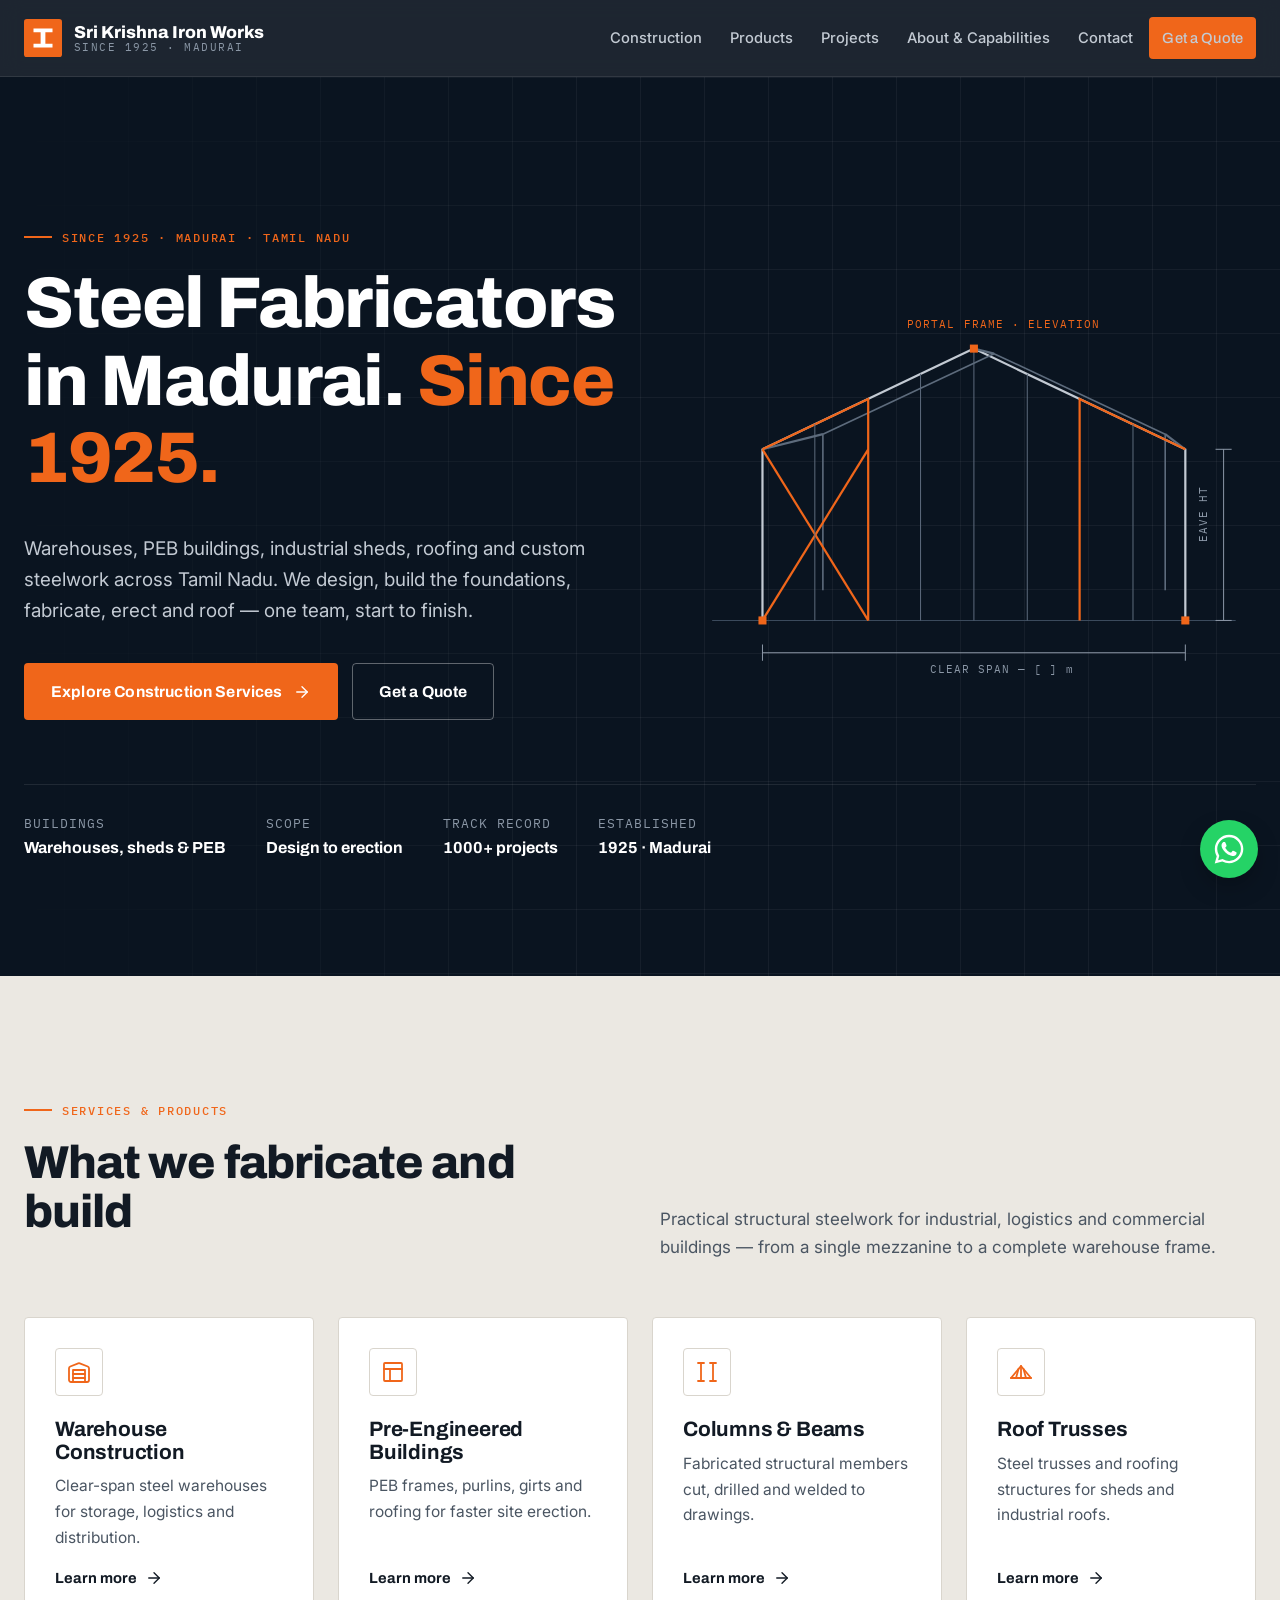
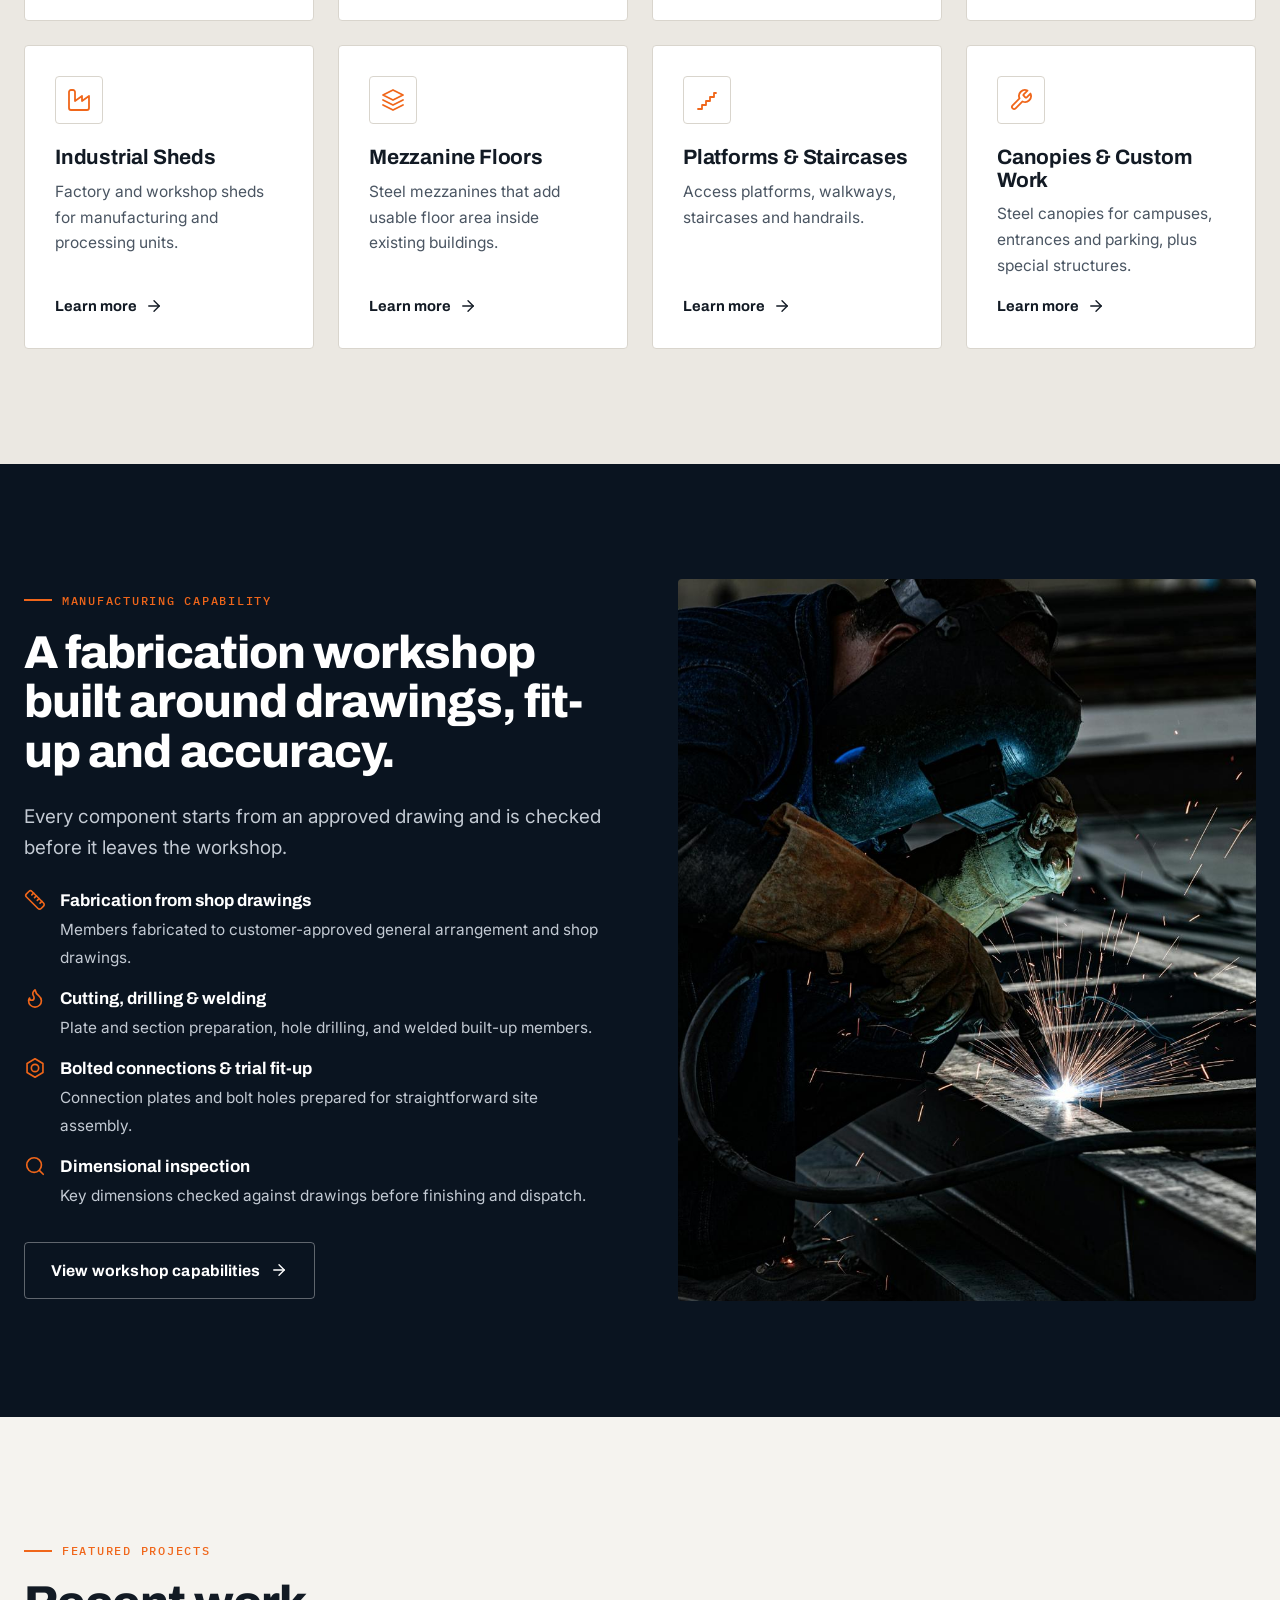
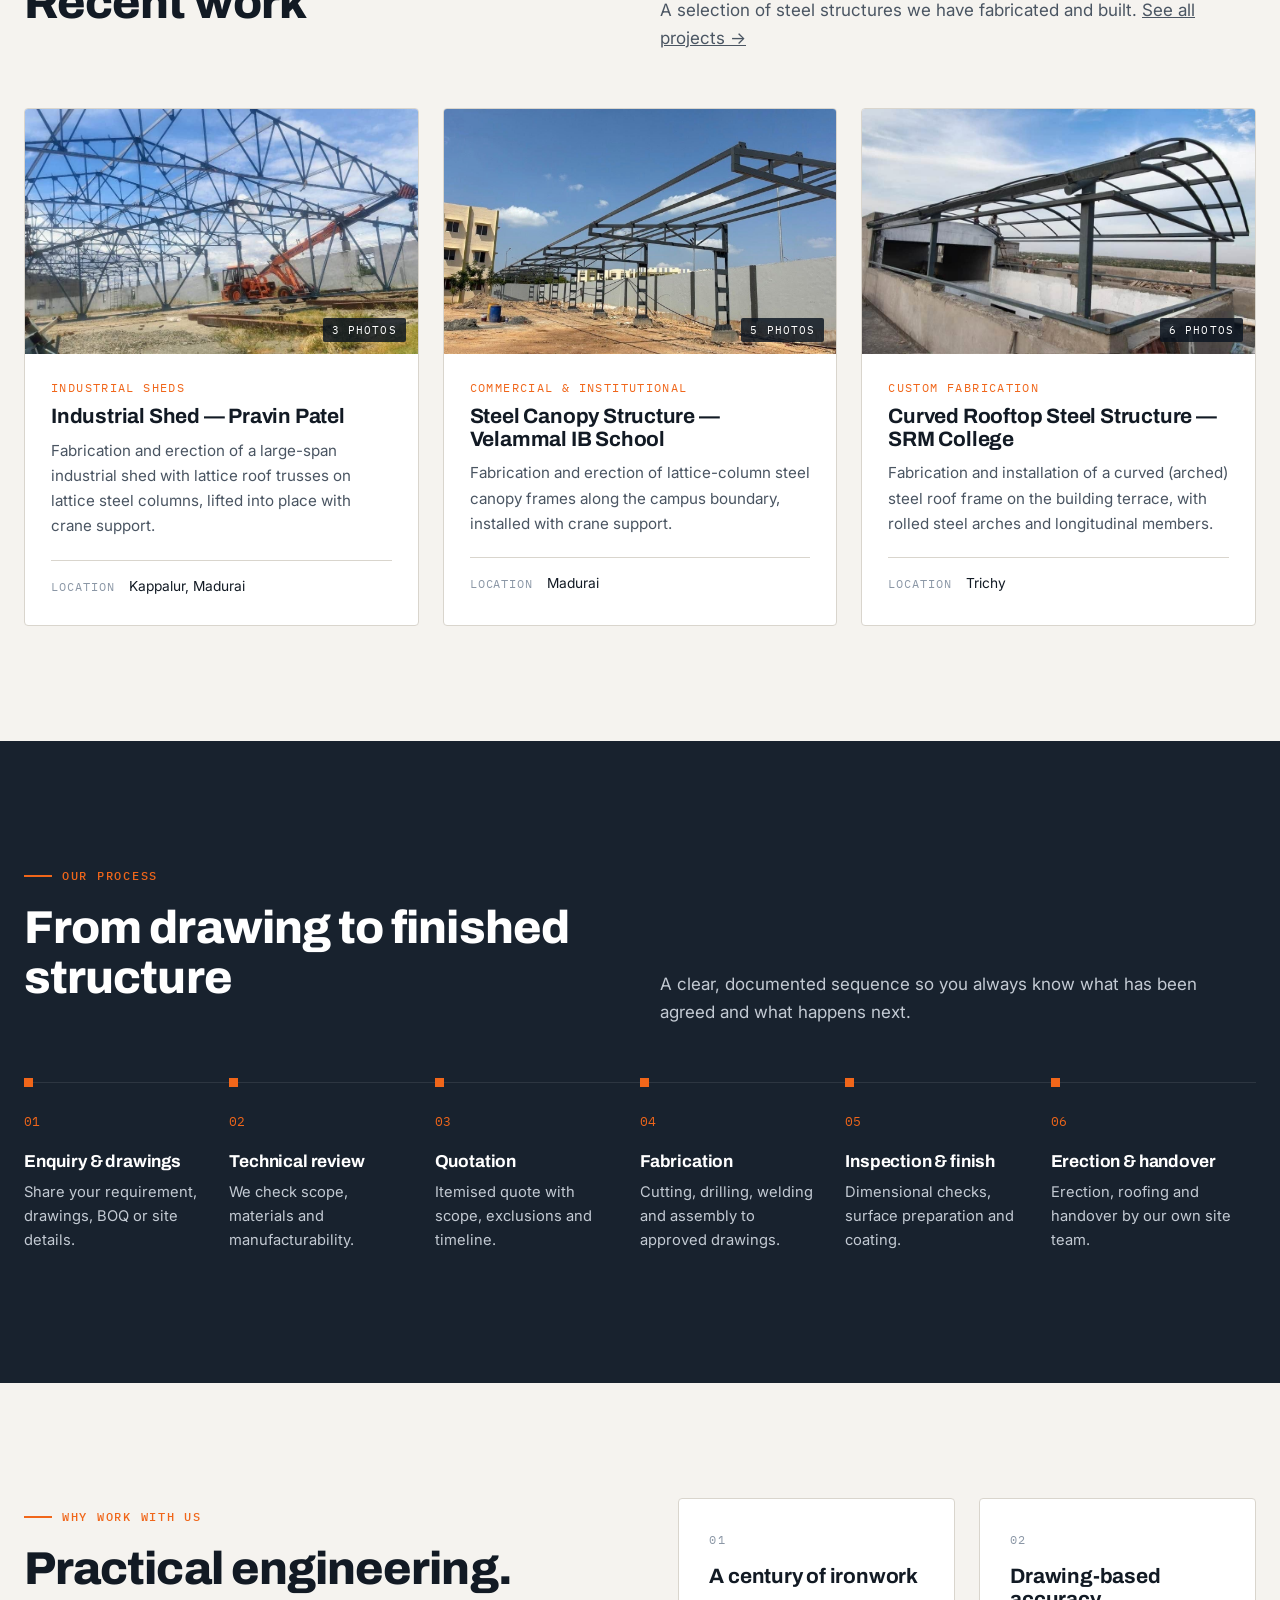
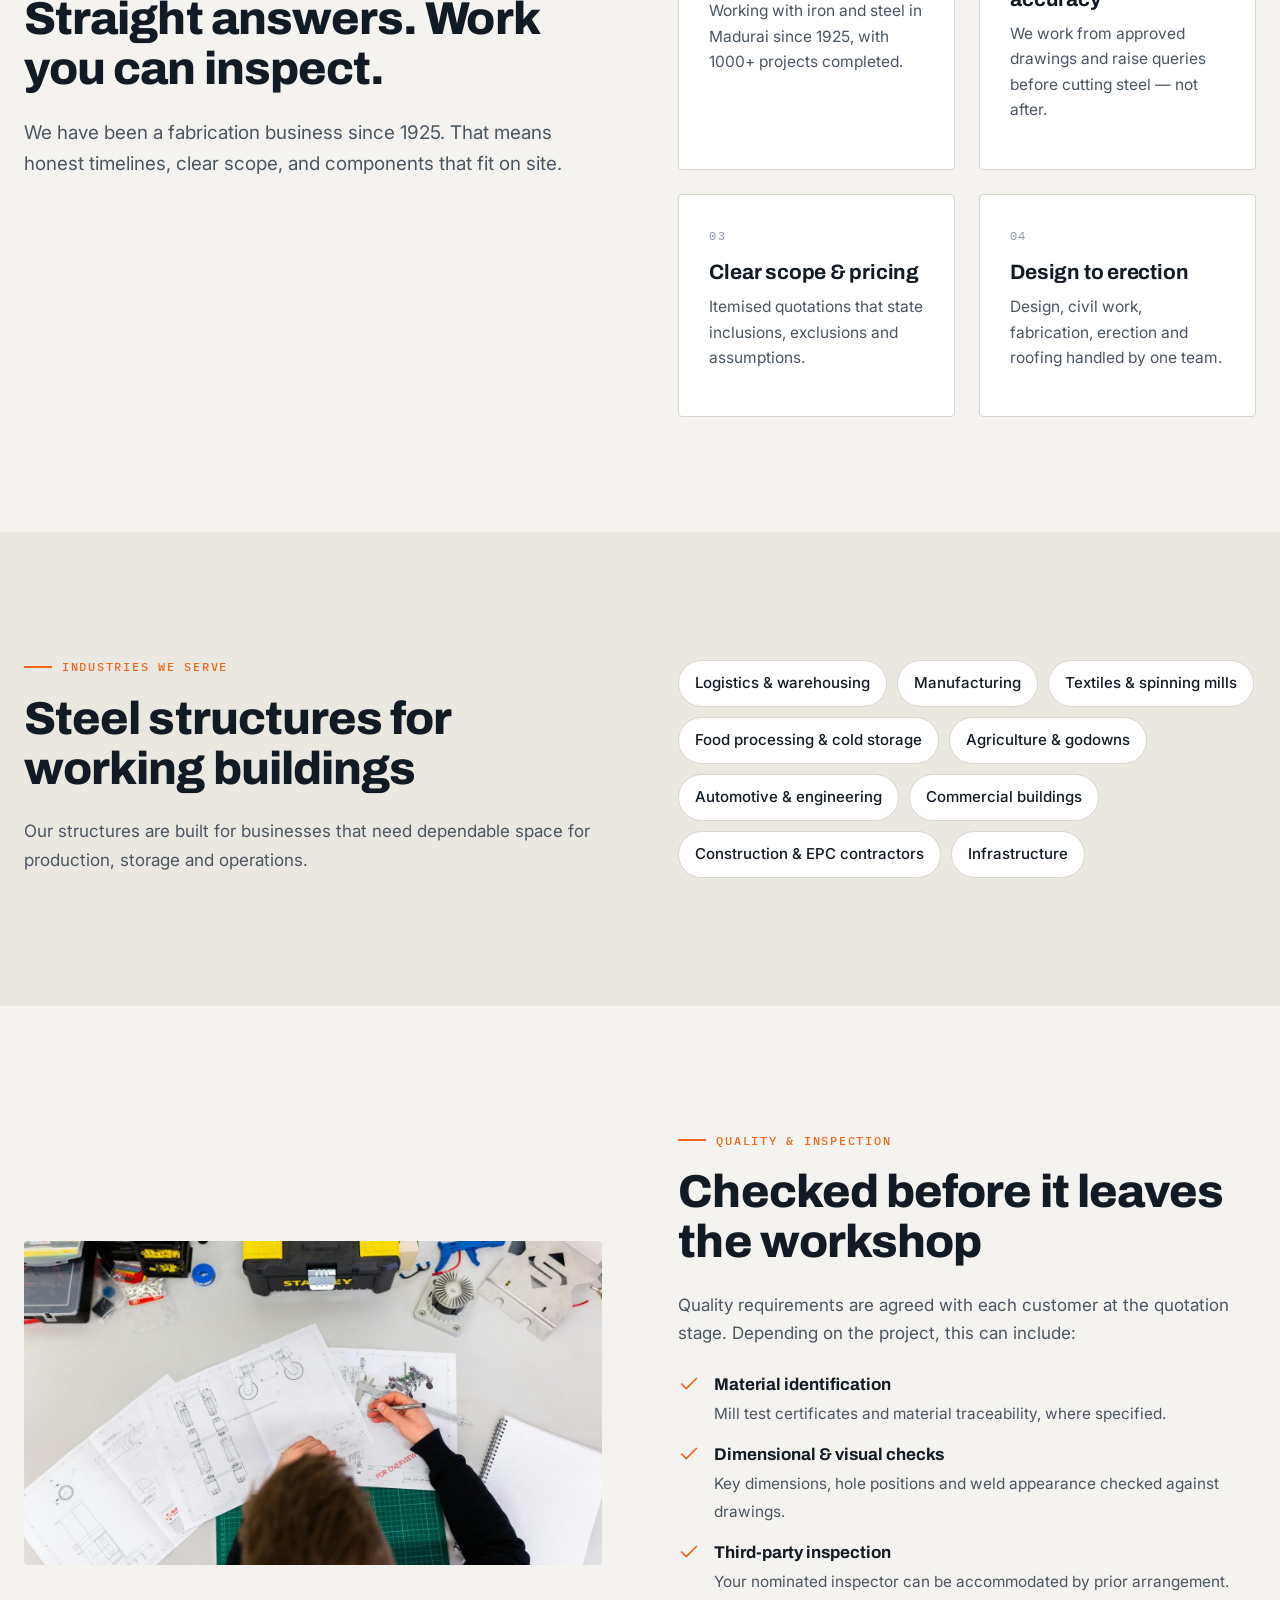
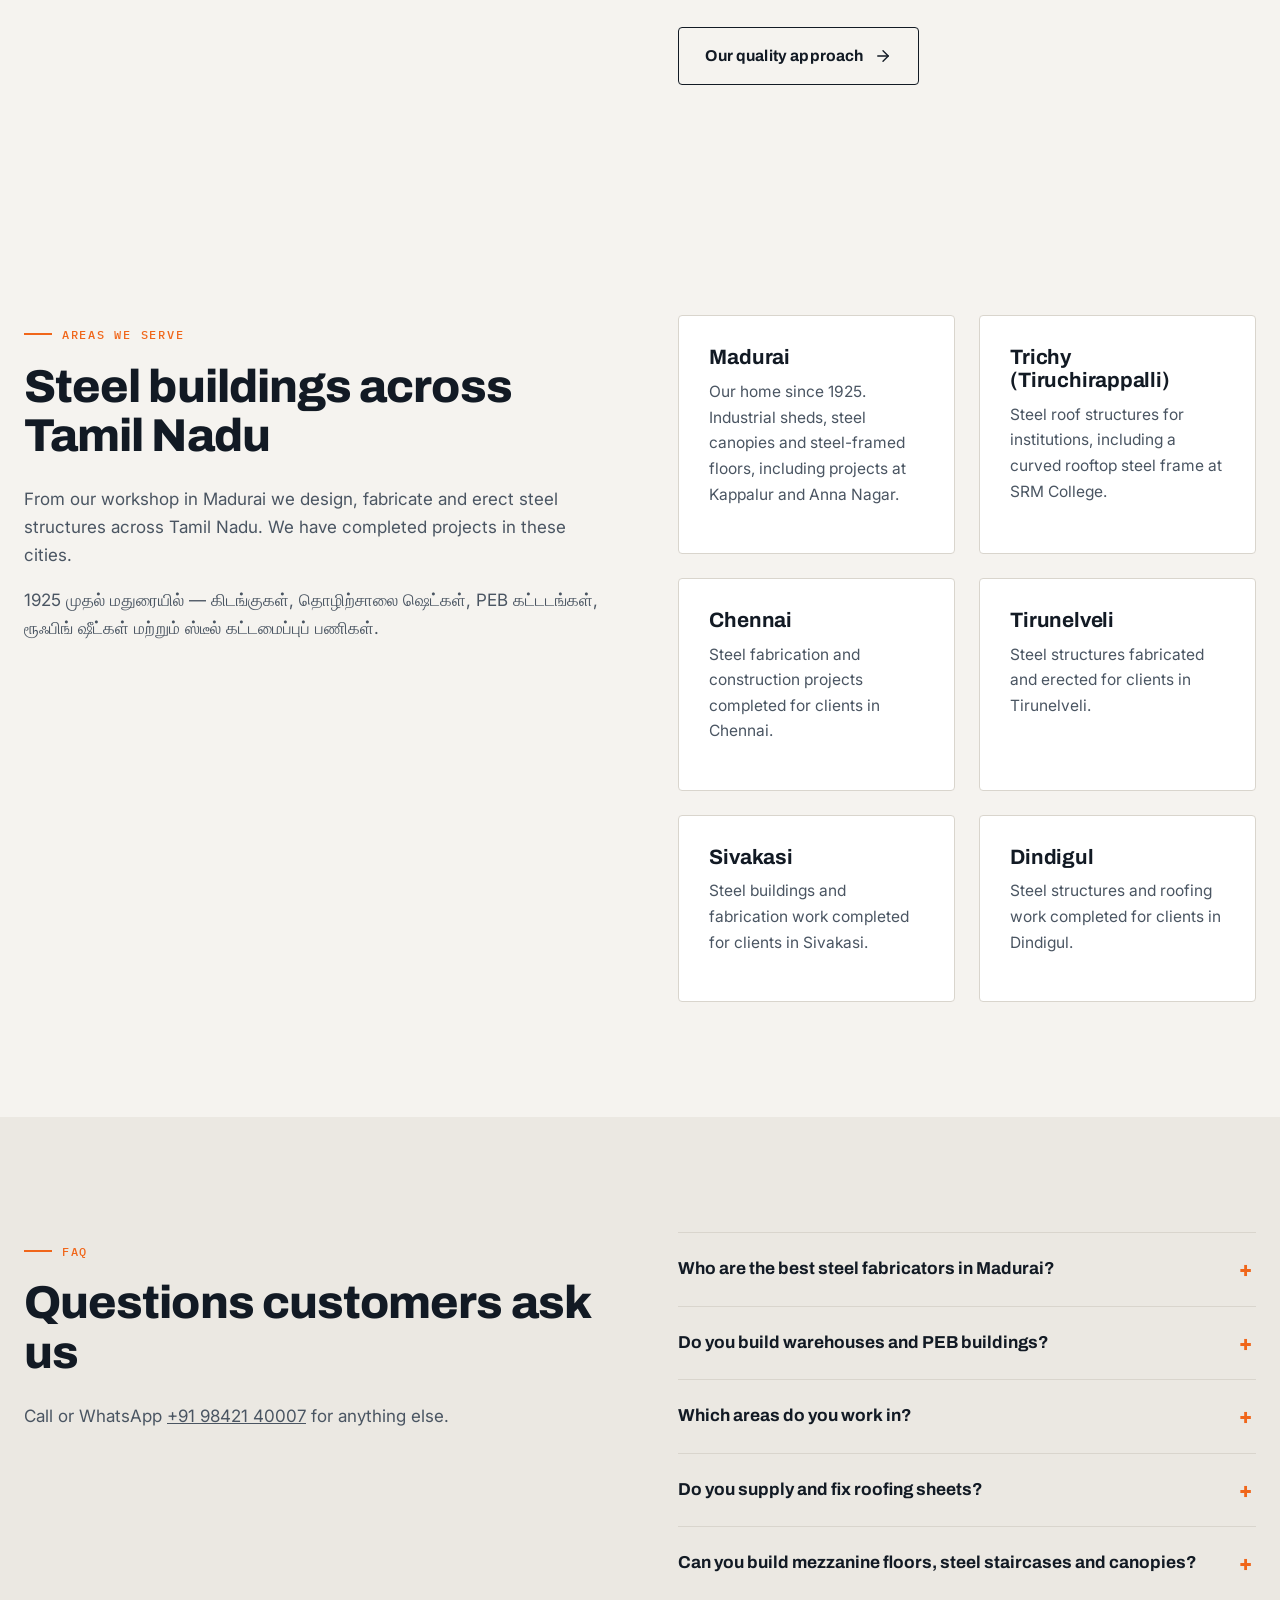
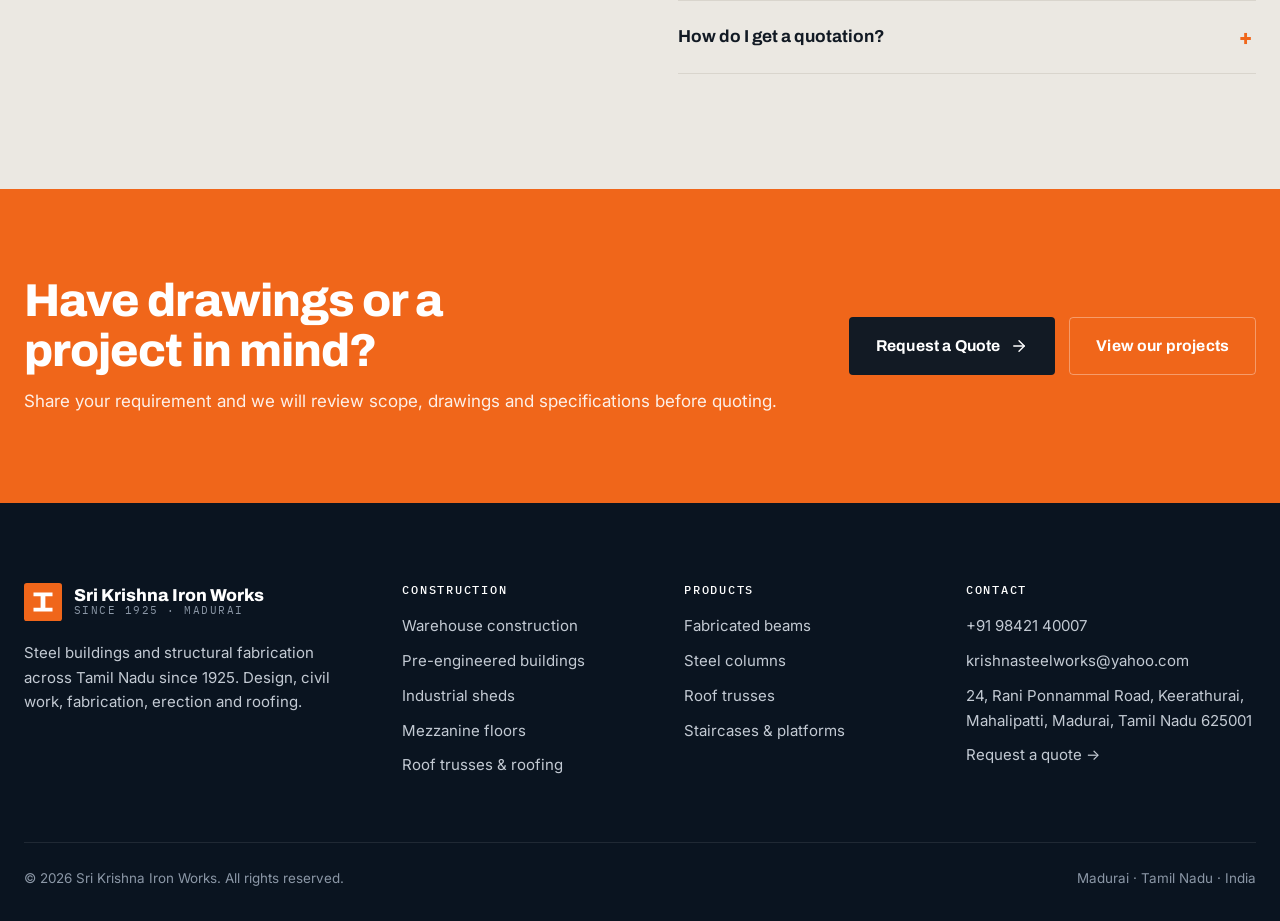
<file: index.html>
<!doctype html>
<html lang="en">
<head>
<meta charset="utf-8">
<meta name="viewport" content="width=device-width, initial-scale=1">
<title>Steel Fabricators in Madurai since 1925 | Sri Krishna Iron Works</title>
<meta name="description" content="Steel fabricators in Madurai since 1925, 1000+ projects. Warehouses, PEB buildings, industrial sheds, roofing sheets and canopies across Tamil Nadu.">
<link rel="canonical" href="https://srikrishnaironworks.com/">
<meta property="og:type" content="website">
<meta property="og:title" content="Steel Fabricators in Madurai since 1925 | Sri Krishna Iron Works">
<meta property="og:description" content="Steel fabricators in Madurai since 1925, 1000+ projects. Warehouses, PEB buildings, industrial sheds, roofing sheets and canopies across Tamil Nadu.">
<meta property="og:url" content="https://srikrishnaironworks.com/">
<meta property="og:image" content="https://srikrishnaironworks.com/img/og-image.jpg">
<meta name="twitter:card" content="summary_large_image">
<meta name="theme-color" content="#0a1420">
<link rel="icon" href="/img/favicon.svg" type="image/svg+xml">
<link rel="preconnect" href="https://fonts.googleapis.com">
<link rel="preconnect" href="https://fonts.gstatic.com" crossorigin>
<link rel="stylesheet" href="https://fonts.googleapis.com/css2?family=Archivo:wght@700;800&family=IBM+Plex+Mono:wght@400;500&family=Inter:wght@400;500;600&display=swap">
<link rel="stylesheet" href="/css/styles.css">
<script type="application/ld+json">{"@context": "https://schema.org", "@type": "GeneralContractor", "name": "Sri Krishna Iron Works", "alternateName": ["Sri Krishna Iron Works Madurai", "Krishna Iron Works Madurai"], "description": "Steel fabricators in Madurai since 1925 with 1000+ projects: warehouse construction, PEB buildings, industrial sheds, roof trusses and roofing sheets, mezzanine floors, steel staircases and platforms, canopies and structural steel fabrication across Tamil Nadu.", "image": "https://srikrishnaironworks.com/img/og-image.jpg", "logo": "https://srikrishnaironworks.com/img/favicon.svg", "priceRange": "On request", "knowsAbout": ["Structural steel fabrication", "Pre-engineered buildings", "Warehouse construction", "Industrial shed construction", "Roof trusses", "Roofing sheets", "Mezzanine floors", "Steel staircases", "Steel canopies"], "hasOfferCatalog": {"@type": "OfferCatalog", "name": "Steel construction services", "itemListElement": [{"@type": "Offer", "itemOffered": {"@type": "Service", "name": "Warehouse construction", "areaServed": "Tamil Nadu"}}, {"@type": "Offer", "itemOffered": {"@type": "Service", "name": "Pre-engineered buildings (PEB)", "areaServed": "Tamil Nadu"}}, {"@type": "Offer", "itemOffered": {"@type": "Service", "name": "Factory and industrial sheds", "areaServed": "Tamil Nadu"}}, {"@type": "Offer", "itemOffered": {"@type": "Service", "name": "Structural steel fabrication", "areaServed": "Tamil Nadu"}}, {"@type": "Offer", "itemOffered": {"@type": "Service", "name": "Roof trusses and roofing sheets", "areaServed": "Tamil Nadu"}}, {"@type": "Offer", "itemOffered": {"@type": "Service", "name": "Mezzanine floors", "areaServed": "Tamil Nadu"}}, {"@type": "Offer", "itemOffered": {"@type": "Service", "name": "Steel platforms and staircases", "areaServed": "Tamil Nadu"}}, {"@type": "Offer", "itemOffered": {"@type": "Service", "name": "Steel canopies", "areaServed": "Tamil Nadu"}}]}, "url": "https://srikrishnaironworks.com", "telephone": "+91-9842140007", "email": "krishnasteelworks@yahoo.com", "foundingDate": "1925", "founder": [{"@type": "Person", "name": "Ram Kumar K K"}, {"@type": "Person", "name": "Raj Kumar K K"}, {"@type": "Person", "name": "Sanjay Kumar K K R"}], "address": {"@type": "PostalAddress", "streetAddress": "24, Rani Ponnammal Road, Keerathurai, Mahalipatti", "addressLocality": "Madurai", "addressRegion": "Tamil Nadu", "postalCode": "625001", "addressCountry": "IN"}, "hasMap": "https://www.google.com/maps/search/?api=1&query=Sri+Krishna+Iron+Works+24+Rani+Ponnammal+Road+Keerathurai+Madurai+625001", "areaServed": [{"@type": "City", "name": "Madurai"}, {"@type": "City", "name": "Chennai"}, {"@type": "City", "name": "Tiruchirappalli"}, {"@type": "City", "name": "Tirunelveli"}, {"@type": "City", "name": "Sivakasi"}, {"@type": "City", "name": "Dindigul"}, {"@type": "State", "name": "Tamil Nadu"}]}</script>
<script type="application/ld+json">{"@context": "https://schema.org", "@type": "WebSite", "name": "Sri Krishna Iron Works", "alternateName": "Sri Krishna Iron Works Madurai", "url": "https://srikrishnaironworks.com/"}</script>
<script type="application/ld+json">{"@context": "https://schema.org", "@type": "FAQPage", "mainEntity": [{"@type": "Question", "name": "Who are the best steel fabricators in Madurai?", "acceptedAnswer": {"@type": "Answer", "text": "Sri Krishna Iron Works has been fabricating and building steel structures in Madurai since 1925, with more than 1000 projects completed across Tamil Nadu. We handle design, foundations, fabrication, erection and roofing."}}, {"@type": "Question", "name": "Do you build warehouses and PEB buildings?", "acceptedAnswer": {"@type": "Answer", "text": "Yes. We design and build warehouses, pre-engineered buildings (PEB) and factory sheds, including foundations, steel frames, roof trusses and roofing sheets."}}, {"@type": "Question", "name": "Which areas do you work in?", "acceptedAnswer": {"@type": "Answer", "text": "We are based in Madurai and have completed projects in Madurai, Chennai, Trichy, Tirunelveli, Sivakasi and Dindigul, and across Tamil Nadu."}}, {"@type": "Question", "name": "Do you supply and fix roofing sheets?", "acceptedAnswer": {"@type": "Answer", "text": "Yes. We supply and install roofing and cladding sheets along with steel roof trusses, purlins and gutters."}}, {"@type": "Question", "name": "Can you build mezzanine floors, steel staircases and canopies?", "acceptedAnswer": {"@type": "Answer", "text": "Yes. We fabricate and install mezzanine floors, steel staircases, platforms, walkways and steel canopies for schools, colleges, hospitals and industries."}}, {"@type": "Question", "name": "How do I get a quotation?", "acceptedAnswer": {"@type": "Answer", "text": "Send your site location, building size and requirement through the quote form or WhatsApp +91 98421 40007. We review it and reply with questions or a quotation."}}]}</script>
</head>
<body>
<a class="skip-link" href="#main">Skip to content</a>
<header class="site-header">
  <nav class="container nav" aria-label="Main">
    <a class="brand" href="/" aria-label="Sri Krishna Iron Works home"><svg class="brand-mark" viewBox="0 0 40 40" aria-hidden="true"><rect width="40" height="40" rx="3" fill="#f0661a"/><path d="M10 10h20v4h-7.5v12H30v4H10v-4h7.5V14H10z" fill="#fff"/></svg><span class="brand-name">Sri Krishna Iron Works<small>Since 1925 · Madurai</small></span></a>
    <button class="menu-toggle" aria-expanded="false" aria-controls="nav-links" aria-label="Open menu"><svg viewBox="0 0 24 24" fill="none" stroke="currentColor" stroke-width="1.8" stroke-linecap="round" stroke-linejoin="round" aria-hidden="true"><path d="M4 6h16M4 12h16M4 18h16"/></svg></button>
    <ul class="nav-links" id="nav-links">
      <li><a href="/construction">Construction</a></li><li><a href="/products">Products</a></li><li><a href="/projects">Projects</a></li><li><a href="/about">About & Capabilities</a></li><li><a href="/contact">Contact</a></li>
      <li class="nav-cta-item"><a class="btn btn-primary nav-cta" href="/contact">Get a Quote</a></li>
    </ul>
  </nav>
</header>
<main id="main">

<section class="hero">
  <div class="container hero-grid">
    <div>
      <div class="eyebrow">Since 1925 · Madurai · Tamil Nadu</div>
      <h1>Steel Fabricators in Madurai. <em>Since 1925.</em></h1>
      <p class="lead">Warehouses, PEB buildings, industrial sheds, roofing and custom steelwork across Tamil Nadu. We design, build the foundations, fabricate, erect and roof — one team, start to finish.</p>
      <div class="btn-row">
        <a class="btn btn-primary" href="/construction">Explore Construction Services <svg viewBox="0 0 24 24" fill="none" stroke="currentColor" stroke-width="1.8" stroke-linecap="round" stroke-linejoin="round" aria-hidden="true"><path d="M5 12h14"/><path d="m12 5 7 7-7 7"/></svg></a>
        <a class="btn btn-ghost" href="/contact">Get a Quote</a>
      </div>
    </div>
    <div class="hero-art"><svg viewBox="0 0 560 420" fill="none" class="draw" role="img" aria-label="Line drawing of a steel portal-frame warehouse structure">
  <g stroke="#3b4a5c" stroke-width="1">
    <line x1="20" y1="360" x2="540" y2="360"/>
  </g>
  <g stroke="#c3cad3" stroke-width="2.2" stroke-linejoin="round">
    <polyline points="70,360 70,190 280,90 490,190 490,360"/>
    <polyline class="d2" points="130,330 130,175 300,95 470,175 470,330" stroke="#5d6b7c" stroke-width="1.6"/>
    <line class="d2" x1="70" y1="190" x2="130" y2="175" stroke="#5d6b7c"/>
    <line class="d2" x1="280" y1="90" x2="300" y2="95" stroke="#5d6b7c"/>
    <line class="d2" x1="490" y1="190" x2="470" y2="175" stroke="#5d6b7c"/>
  </g>
  <g stroke="#f0661a" stroke-width="2.2">
    <polyline class="d3" points="70,190 175,140 175,360"/>
    <polyline class="d3" points="490,190 385,140 385,360"/>
    <line class="d3" x1="70" y1="190" x2="175" y2="360"/>
    <line class="d3" x1="175" y1="190" x2="70" y2="360"/>
  </g>
  <g stroke="#5d6b7c" stroke-width="1">
    <line class="d3" x1="122" y1="165" x2="122" y2="360"/>
    <line class="d3" x1="227" y1="115" x2="227" y2="360"/>
    <line class="d3" x1="280" y1="90" x2="280" y2="360"/>
    <line class="d3" x1="333" y1="115" x2="333" y2="360"/>
    <line class="d3" x1="438" y1="165" x2="438" y2="360"/>
  </g>
  <g stroke="#8b97a6" stroke-width="1">
    <line x1="70" y1="392" x2="490" y2="392"/>
    <line x1="70" y1="384" x2="70" y2="400"/>
    <line x1="490" y1="384" x2="490" y2="400"/>
    <line x1="528" y1="190" x2="528" y2="360"/>
    <line x1="520" y1="190" x2="536" y2="190"/>
    <line x1="520" y1="360" x2="536" y2="360"/>
  </g>
  <g fill="#8b97a6" font-family="IBM Plex Mono, monospace" font-size="11" letter-spacing="1">
    <text x="236" y="412">CLEAR SPAN — [ ] m</text>
    <text x="512" y="282" transform="rotate(-90 512 282)">EAVE HT</text>
    <text x="214" y="70" fill="#f0661a">PORTAL FRAME · ELEVATION</text>
  </g>
  <g fill="#f0661a">
    <rect x="66" y="356" width="8" height="8"/><rect x="486" y="356" width="8" height="8"/><rect x="276" y="86" width="8" height="8"/>
  </g>
</svg></div>
  </div>
  <div class="container">
    <div class="hero-meta">
      <div>Buildings<strong>Warehouses, sheds &amp; PEB</strong></div>
      <div>Scope<strong>Design to erection</strong></div>
      <div>Track record<strong>1000+ projects</strong></div>
      <div>Established<strong>1925 · Madurai</strong></div>
    </div>
  </div>
</section>

<section class="section alt" aria-labelledby="svc-h">
  <div class="container">
    <div class="section-head reveal">
      <div><div class="eyebrow">Services &amp; products</div><h2 id="svc-h">What we fabricate and build</h2></div>
      <p>Practical structural steelwork for industrial, logistics and commercial buildings — from a single mezzanine to a complete warehouse frame.</p>
    </div>
    <div class="grid grid-4">
      <article class="card reveal"><div class="icon"><svg viewBox="0 0 24 24" fill="none" stroke="currentColor" stroke-width="1.8" stroke-linecap="round" stroke-linejoin="round" aria-hidden="true"><path d="M22 8.35V20a2 2 0 0 1-2 2H4a2 2 0 0 1-2-2V8.35A2 2 0 0 1 3.26 6.5l8-3.2a2 2 0 0 1 1.48 0l8 3.2A2 2 0 0 1 22 8.35Z"/><path d="M6 18h12"/><path d="M6 14h12"/><rect x="6" y="10" width="12" height="12"/></svg></div><h3>Warehouse Construction</h3><p>Clear-span steel warehouses for storage, logistics and distribution.</p><a class="more" href="/construction#warehouse">Learn more <svg viewBox="0 0 24 24" fill="none" stroke="currentColor" stroke-width="1.8" stroke-linecap="round" stroke-linejoin="round" aria-hidden="true"><path d="M5 12h14"/><path d="m12 5 7 7-7 7"/></svg></a></article>
      <article class="card reveal"><div class="icon"><svg viewBox="0 0 24 24" fill="none" stroke="currentColor" stroke-width="1.8" stroke-linecap="round" stroke-linejoin="round" aria-hidden="true"><rect width="18" height="18" x="3" y="3" rx="1"/><path d="M3 9h18"/><path d="M9 21V9"/></svg></div><h3>Pre-Engineered Buildings</h3><p>PEB frames, purlins, girts and roofing for faster site erection.</p><a class="more" href="/construction#peb">Learn more <svg viewBox="0 0 24 24" fill="none" stroke="currentColor" stroke-width="1.8" stroke-linecap="round" stroke-linejoin="round" aria-hidden="true"><path d="M5 12h14"/><path d="m12 5 7 7-7 7"/></svg></a></article>
      <article class="card reveal"><div class="icon"><svg viewBox="0 0 24 24" fill="none" stroke="currentColor" stroke-width="1.8" stroke-linecap="round" stroke-linejoin="round" aria-hidden="true"><path d="M6 3v18"/><path d="M18 3v18"/><path d="M3 3h6"/><path d="M15 3h6"/><path d="M3 21h6"/><path d="M15 21h6"/></svg></div><h3>Columns &amp; Beams</h3><p>Fabricated structural members cut, drilled and welded to drawings.</p><a class="more" href="/products#beams">Learn more <svg viewBox="0 0 24 24" fill="none" stroke="currentColor" stroke-width="1.8" stroke-linecap="round" stroke-linejoin="round" aria-hidden="true"><path d="M5 12h14"/><path d="m12 5 7 7-7 7"/></svg></a></article>
      <article class="card reveal"><div class="icon"><svg viewBox="0 0 24 24" fill="none" stroke="currentColor" stroke-width="1.8" stroke-linecap="round" stroke-linejoin="round" aria-hidden="true"><path d="M2 18h20"/><path d="M2 18 12 6l10 12"/><path d="m7 18 2.5-9"/><path d="m17 18-2.5-9"/><path d="M12 6v12"/></svg></div><h3>Roof Trusses</h3><p>Steel trusses and roofing structures for sheds and industrial roofs.</p><a class="more" href="/products#trusses">Learn more <svg viewBox="0 0 24 24" fill="none" stroke="currentColor" stroke-width="1.8" stroke-linecap="round" stroke-linejoin="round" aria-hidden="true"><path d="M5 12h14"/><path d="m12 5 7 7-7 7"/></svg></a></article>
      <article class="card reveal"><div class="icon"><svg viewBox="0 0 24 24" fill="none" stroke="currentColor" stroke-width="1.8" stroke-linecap="round" stroke-linejoin="round" aria-hidden="true"><path d="M2 20a2 2 0 0 0 2 2h16a2 2 0 0 0 2-2V8l-7 5V8l-7 5V4a2 2 0 0 0-2-2H4a2 2 0 0 0-2 2Z"/></svg></div><h3>Industrial Sheds</h3><p>Factory and workshop sheds for manufacturing and processing units.</p><a class="more" href="/construction#sheds">Learn more <svg viewBox="0 0 24 24" fill="none" stroke="currentColor" stroke-width="1.8" stroke-linecap="round" stroke-linejoin="round" aria-hidden="true"><path d="M5 12h14"/><path d="m12 5 7 7-7 7"/></svg></a></article>
      <article class="card reveal"><div class="icon"><svg viewBox="0 0 24 24" fill="none" stroke="currentColor" stroke-width="1.8" stroke-linecap="round" stroke-linejoin="round" aria-hidden="true"><path d="m12 2 10 5-10 5L2 7l10-5Z"/><path d="m2 17 10 5 10-5"/><path d="m2 12 10 5 10-5"/></svg></div><h3>Mezzanine Floors</h3><p>Steel mezzanines that add usable floor area inside existing buildings.</p><a class="more" href="/construction#mezzanine">Learn more <svg viewBox="0 0 24 24" fill="none" stroke="currentColor" stroke-width="1.8" stroke-linecap="round" stroke-linejoin="round" aria-hidden="true"><path d="M5 12h14"/><path d="m12 5 7 7-7 7"/></svg></a></article>
      <article class="card reveal"><div class="icon"><svg viewBox="0 0 24 24" fill="none" stroke="currentColor" stroke-width="1.8" stroke-linecap="round" stroke-linejoin="round" aria-hidden="true"><path d="M3 21h4v-4h4v-4h4V9h4V5h2"/></svg></div><h3>Platforms &amp; Staircases</h3><p>Access platforms, walkways, staircases and handrails.</p><a class="more" href="/products#stairs">Learn more <svg viewBox="0 0 24 24" fill="none" stroke="currentColor" stroke-width="1.8" stroke-linecap="round" stroke-linejoin="round" aria-hidden="true"><path d="M5 12h14"/><path d="m12 5 7 7-7 7"/></svg></a></article>
      <article class="card reveal"><div class="icon"><svg viewBox="0 0 24 24" fill="none" stroke="currentColor" stroke-width="1.8" stroke-linecap="round" stroke-linejoin="round" aria-hidden="true"><path d="M14.7 6.3a1 1 0 0 0 0 1.4l1.6 1.6a1 1 0 0 0 1.4 0l3.77-3.77a6 6 0 0 1-7.94 7.94l-6.91 6.91a2.12 2.12 0 0 1-3-3l6.91-6.91a6 6 0 0 1 7.94-7.94l-3.76 3.76z"/></svg></div><h3>Canopies &amp; Custom Work</h3><p>Steel canopies for campuses, entrances and parking, plus special structures.</p><a class="more" href="/construction#custom">Learn more <svg viewBox="0 0 24 24" fill="none" stroke="currentColor" stroke-width="1.8" stroke-linecap="round" stroke-linejoin="round" aria-hidden="true"><path d="M5 12h14"/><path d="m12 5 7 7-7 7"/></svg></a></article>
    </div>
  </div>
</section>

<section class="section dark" aria-labelledby="cap-h">
  <div class="container split">
    <div class="reveal">
      <div class="eyebrow">Manufacturing capability</div>
      <h2 id="cap-h">A fabrication workshop built around drawings, fit-up and accuracy.</h2>
      <p class="lead">Every component starts from an approved drawing and is checked before it leaves the workshop.</p>
      <ul class="checklist">
        <li><svg viewBox="0 0 24 24" fill="none" stroke="currentColor" stroke-width="1.8" stroke-linecap="round" stroke-linejoin="round" aria-hidden="true"><path d="M21.3 15.3a2.4 2.4 0 0 1 0 3.4l-2.6 2.6a2.4 2.4 0 0 1-3.4 0L2.7 8.7a2.41 2.41 0 0 1 0-3.4l2.6-2.6a2.41 2.41 0 0 1 3.4 0Z"/><path d="m14.5 12.5 2-2"/><path d="m11.5 9.5 2-2"/><path d="m8.5 6.5 2-2"/><path d="m17.5 15.5 2-2"/></svg><div><strong>Fabrication from shop drawings</strong><span>Members fabricated to customer-approved general arrangement and shop drawings.</span></div></li>
        <li><svg viewBox="0 0 24 24" fill="none" stroke="currentColor" stroke-width="1.8" stroke-linecap="round" stroke-linejoin="round" aria-hidden="true"><path d="M8.5 14.5A2.5 2.5 0 0 0 11 12c0-1.38-.5-2-1-3-1.072-2.143-.224-4.054 2-6 .5 2.5 2 4.9 4 6.5 2 1.6 3 3.5 3 5.5a7 7 0 1 1-14 0c0-1.153.433-2.294 1-3a2.5 2.5 0 0 0 2.5 2.5z"/></svg><div><strong>Cutting, drilling &amp; welding</strong><span>Plate and section preparation, hole drilling, and welded built-up members.</span></div></li>
        <li><svg viewBox="0 0 24 24" fill="none" stroke="currentColor" stroke-width="1.8" stroke-linecap="round" stroke-linejoin="round" aria-hidden="true"><path d="M12 2l8.66 5v10L12 22l-8.66-5V7z"/><circle cx="12" cy="12" r="4"/></svg><div><strong>Bolted connections &amp; trial fit-up</strong><span>Connection plates and bolt holes prepared for straightforward site assembly.</span></div></li>
        <li><svg viewBox="0 0 24 24" fill="none" stroke="currentColor" stroke-width="1.8" stroke-linecap="round" stroke-linejoin="round" aria-hidden="true"><circle cx="11" cy="11" r="8"/><path d="m21 21-4.3-4.3"/></svg><div><strong>Dimensional inspection</strong><span>Key dimensions checked against drawings before finishing and dispatch.</span></div></li>
      </ul>
      <a class="btn btn-ghost" href="/about#capabilities">View workshop capabilities <svg viewBox="0 0 24 24" fill="none" stroke="currentColor" stroke-width="1.8" stroke-linecap="round" stroke-linejoin="round" aria-hidden="true"><path d="M5 12h14"/><path d="m12 5 7 7-7 7"/></svg></a>
    </div>
    <div class="reveal"><img class="img-real tall" src="/img/stock/welder-steel-beam.jpg" alt="Welder joining a structural steel member" loading="lazy" width="1200" height="900"></div>
  </div>
</section>

<section class="section" aria-labelledby="proj-h">
  <div class="container">
    <div class="section-head reveal">
      <div><div class="eyebrow">Featured projects</div><h2 id="proj-h">Recent work</h2></div>
      <p>A selection of steel structures we have fabricated and built. <a href="/projects">See all projects →</a></p>
    </div>
    <div class="grid grid-3" id="featured-projects"></div>
  </div>
</section>

<section class="section dark alt" aria-labelledby="proc-h">
  <div class="container">
    <div class="section-head reveal">
      <div><div class="eyebrow">Our process</div><h2 id="proc-h">From drawing to finished structure</h2></div>
      <p>A clear, documented sequence so you always know what has been agreed and what happens next.</p>
    </div>
    <div class="steps reveal">
      <div class="step"><h3>Enquiry &amp; drawings</h3><p>Share your requirement, drawings, BOQ or site details.</p></div>
      <div class="step"><h3>Technical review</h3><p>We check scope, materials and manufacturability.</p></div>
      <div class="step"><h3>Quotation</h3><p>Itemised quote with scope, exclusions and timeline.</p></div>
      <div class="step"><h3>Fabrication</h3><p>Cutting, drilling, welding and assembly to approved drawings.</p></div>
      <div class="step"><h3>Inspection &amp; finish</h3><p>Dimensional checks, surface preparation and coating.</p></div>
      <div class="step"><h3>Erection &amp; handover</h3><p>Erection, roofing and handover by our own site team.</p></div>
    </div>
  </div>
</section>

<section class="section" aria-labelledby="why-h">
  <div class="container split top">
    <div class="reveal">
      <div class="eyebrow">Why work with us</div>
      <h2 id="why-h">Practical engineering. Straight answers. Work you can inspect.</h2>
      <p class="lead">We have been a fabrication business since 1925. That means honest timelines, clear scope, and components that fit on site.</p>
    </div>
    <div class="grid grid-2 reveal">
      <div class="card"><div class="num">01</div><h3>A century of ironwork</h3><p>Working with iron and steel in Madurai since 1925, with 1000+ projects completed.</p></div>
      <div class="card"><div class="num">02</div><h3>Drawing-based accuracy</h3><p>We work from approved drawings and raise queries before cutting steel — not after.</p></div>
      <div class="card"><div class="num">03</div><h3>Clear scope &amp; pricing</h3><p>Itemised quotations that state inclusions, exclusions and assumptions.</p></div>
      <div class="card"><div class="num">04</div><h3>Design to erection</h3><p>Design, civil work, fabrication, erection and roofing handled by one team.</p></div>
    </div>
  </div>
</section>

<section class="section alt" aria-labelledby="ind-h">
  <div class="container split">
    <div class="reveal">
      <div class="eyebrow">Industries we serve</div>
      <h2 id="ind-h">Steel structures for working buildings</h2>
      <p class="muted">Our structures are built for businesses that need dependable space for production, storage and operations.</p>
    </div>
    <div class="chips reveal">
      <span class="chip">Logistics &amp; warehousing</span><span class="chip">Manufacturing</span><span class="chip">Textiles &amp; spinning mills</span>
      <span class="chip">Food processing &amp; cold storage</span><span class="chip">Agriculture &amp; godowns</span><span class="chip">Automotive &amp; engineering</span>
      <span class="chip">Commercial buildings</span><span class="chip">Construction &amp; EPC contractors</span><span class="chip">Infrastructure</span>
    </div>
  </div>
</section>

<section class="section" aria-labelledby="qa-h">
  <div class="container split">
    <div class="reveal"><img class="img-real wide" src="/img/stock/inspection-drawings.jpg" alt="Checking fabricated dimensions against technical drawings" loading="lazy" width="1200" height="900"></div>
    <div class="reveal">
      <div class="eyebrow">Quality &amp; inspection</div>
      <h2 id="qa-h">Checked before it leaves the workshop</h2>
      <p class="muted">Quality requirements are agreed with each customer at the quotation stage. Depending on the project, this can include:</p>
      <ul class="checklist">
        <li><svg viewBox="0 0 24 24" fill="none" stroke="currentColor" stroke-width="1.8" stroke-linecap="round" stroke-linejoin="round" aria-hidden="true"><path d="M20 6 9 17l-5-5"/></svg><div><strong>Material identification</strong><span>Mill test certificates and material traceability, where specified.</span></div></li>
        <li><svg viewBox="0 0 24 24" fill="none" stroke="currentColor" stroke-width="1.8" stroke-linecap="round" stroke-linejoin="round" aria-hidden="true"><path d="M20 6 9 17l-5-5"/></svg><div><strong>Dimensional &amp; visual checks</strong><span>Key dimensions, hole positions and weld appearance checked against drawings.</span></div></li>
        <li><svg viewBox="0 0 24 24" fill="none" stroke="currentColor" stroke-width="1.8" stroke-linecap="round" stroke-linejoin="round" aria-hidden="true"><path d="M20 6 9 17l-5-5"/></svg><div><strong>Third-party inspection</strong><span>Your nominated inspector can be accommodated by prior arrangement.</span></div></li>
      </ul>
      <a class="btn btn-outline" href="/about#quality">Our quality approach <svg viewBox="0 0 24 24" fill="none" stroke="currentColor" stroke-width="1.8" stroke-linecap="round" stroke-linejoin="round" aria-hidden="true"><path d="M5 12h14"/><path d="m12 5 7 7-7 7"/></svg></a>
    </div>
  </div>
</section>

<section class="section" aria-labelledby="areas-h">
  <div class="container split top">
    <div class="reveal">
      <div class="eyebrow">Areas we serve</div>
      <h2 id="areas-h">Steel buildings across Tamil Nadu</h2>
      <p class="muted">From our workshop in Madurai we design, fabricate and erect steel structures across Tamil Nadu. We have completed projects in these cities.</p>
      <p class="muted" lang="ta">1925 முதல் மதுரையில் — கிடங்குகள், தொழிற்சாலை ஷெட்கள், PEB கட்டடங்கள், ரூஃபிங் ஷீட்கள் மற்றும் ஸ்டீல் கட்டமைப்புப் பணிகள்.</p>
    </div>
    <div class="grid grid-2 reveal">
      <div class="card"><h3>Madurai</h3><p>Our home since 1925. Industrial sheds, steel canopies and steel-framed floors, including projects at Kappalur and Anna Nagar.</p></div>
      <div class="card"><h3>Trichy (Tiruchirappalli)</h3><p>Steel roof structures for institutions, including a curved rooftop steel frame at SRM College.</p></div>
      <div class="card"><h3>Chennai</h3><p>Steel fabrication and construction projects completed for clients in Chennai.</p></div>
      <div class="card"><h3>Tirunelveli</h3><p>Steel structures fabricated and erected for clients in Tirunelveli.</p></div>
      <div class="card"><h3>Sivakasi</h3><p>Steel buildings and fabrication work completed for clients in Sivakasi.</p></div>
      <div class="card"><h3>Dindigul</h3><p>Steel structures and roofing work completed for clients in Dindigul.</p></div>
    </div>
  </div>
</section>

<section class="section alt" aria-labelledby="hfaq-h">
  <div class="container split top">
    <div><div class="eyebrow">FAQ</div><h2 id="hfaq-h">Questions customers ask us</h2><p class="muted">Call or WhatsApp <a href="tel:+919842140007">+91 98421 40007</a> for anything else.</p></div>
    <div class="faq"><details><summary>Who are the best steel fabricators in Madurai?</summary><p>Sri Krishna Iron Works has been fabricating and building steel structures in Madurai since 1925, with more than 1000 projects completed across Tamil Nadu. We handle design, foundations, fabrication, erection and roofing.</p></details><details><summary>Do you build warehouses and PEB buildings?</summary><p>Yes. We design and build warehouses, pre-engineered buildings (PEB) and factory sheds, including foundations, steel frames, roof trusses and roofing sheets.</p></details><details><summary>Which areas do you work in?</summary><p>We are based in Madurai and have completed projects in Madurai, Chennai, Trichy, Tirunelveli, Sivakasi and Dindigul, and across Tamil Nadu.</p></details><details><summary>Do you supply and fix roofing sheets?</summary><p>Yes. We supply and install roofing and cladding sheets along with steel roof trusses, purlins and gutters.</p></details><details><summary>Can you build mezzanine floors, steel staircases and canopies?</summary><p>Yes. We fabricate and install mezzanine floors, steel staircases, platforms, walkways and steel canopies for schools, colleges, hospitals and industries.</p></details><details><summary>How do I get a quotation?</summary><p>Send your site location, building size and requirement through the quote form or WhatsApp +91 98421 40007. We review it and reply with questions or a quotation.</p></details></div>
  </div>
</section>

<section class="cta-band">
  <div class="container inner">
    <div><h2>Have drawings or a project in mind?</h2><p>Share your requirement and we will review scope, drawings and specifications before quoting.</p></div>
    <div class="btn-row">
      <a class="btn btn-dark" href="/contact">Request a Quote <svg viewBox="0 0 24 24" fill="none" stroke="currentColor" stroke-width="1.8" stroke-linecap="round" stroke-linejoin="round" aria-hidden="true"><path d="M5 12h14"/><path d="m12 5 7 7-7 7"/></svg></a>
      <a class="btn btn-ghost" href="/projects">View our projects</a>
    </div>
  </div>
</section>

</main>
<footer class="site-footer">
  <div class="container">
    <div class="footer-grid">
      <div>
        <a class="brand" href="/"><svg class="brand-mark" viewBox="0 0 40 40" aria-hidden="true"><rect width="40" height="40" rx="3" fill="#f0661a"/><path d="M10 10h20v4h-7.5v12H30v4H10v-4h7.5V14H10z" fill="#fff"/></svg><span class="brand-name" style="color:#fff">Sri Krishna Iron Works<small>Since 1925 · Madurai</small></span></a>
        <p style="margin-top:20px;max-width:34ch">Steel buildings and structural fabrication across Tamil Nadu since 1925. Design, civil work, fabrication, erection and roofing.</p>
      </div>
      <div>
        <h4>Construction</h4>
        <ul>
          <li><a href="/construction#warehouse">Warehouse construction</a></li>
          <li><a href="/construction#peb">Pre-engineered buildings</a></li>
          <li><a href="/construction#sheds">Industrial sheds</a></li>
          <li><a href="/construction#mezzanine">Mezzanine floors</a></li>
          <li><a href="/construction#roofing">Roof trusses &amp; roofing</a></li>
        </ul>
      </div>
      <div>
        <h4>Products</h4>
        <ul>
          <li><a href="/products#beams">Fabricated beams</a></li>
          <li><a href="/products#columns">Steel columns</a></li>
          <li><a href="/products#trusses">Roof trusses</a></li>
          <li><a href="/products#stairs">Staircases &amp; platforms</a></li>
        </ul>
      </div>
      <div>
        <h4>Contact</h4>
        <ul>
          <li><a data-site="phone" href="tel:+919842140007">+91 98421 40007</a></li>
          <li><a data-site="email" href="mailto:krishnasteelworks@yahoo.com">krishnasteelworks@yahoo.com</a></li>
          <li><span data-site="address">24, Rani Ponnammal Road, Keerathurai, Madurai 625001</span></li>
          <li><a href="/contact">Request a quote →</a></li>
        </ul>
      </div>
    </div>
    <div class="footer-bottom">
      <span>© <span data-year></span> Sri Krishna Iron Works. All rights reserved.</span>
      <span>Madurai · Tamil Nadu · India</span>
    </div>
  </div>
</footer>
<a class="wa-float" data-site="whatsapp" href="https://wa.me/919842140007" target="_blank" rel="noopener" aria-label="Chat on WhatsApp"><svg viewBox="0 0 24 24" fill="currentColor" aria-hidden="true"><path d="M17.47 14.38c-.3-.15-1.76-.87-2.03-.97-.27-.1-.47-.15-.67.15-.2.3-.77.97-.94 1.17-.17.2-.35.22-.64.07-.3-.15-1.26-.46-2.4-1.48-.89-.79-1.49-1.77-1.66-2.07-.17-.3-.02-.46.13-.6.13-.13.3-.35.45-.52.15-.17.2-.3.3-.5.1-.2.05-.37-.02-.52-.08-.15-.67-1.62-.92-2.22-.24-.58-.49-.5-.67-.51h-.57c-.2 0-.52.07-.79.37-.27.3-1.04 1.02-1.04 2.48s1.07 2.88 1.21 3.08c.15.2 2.1 3.2 5.08 4.49.71.3 1.26.49 1.7.63.71.22 1.36.19 1.87.12.57-.09 1.76-.72 2-1.41.25-.7.25-1.29.17-1.41-.07-.12-.27-.2-.57-.35zM12.05 21.5h-.01a9.45 9.45 0 0 1-4.82-1.32l-.35-.2-3.58.94.96-3.49-.23-.36a9.44 9.44 0 0 1-1.45-5.03c0-5.22 4.25-9.47 9.48-9.47a9.4 9.4 0 0 1 6.7 2.78 9.4 9.4 0 0 1 2.77 6.7c0 5.22-4.25 9.47-9.47 9.47zm8.06-17.53A11.33 11.33 0 0 0 12.05.63C5.77.63.66 5.74.66 12.02c0 2 .52 3.96 1.52 5.69L.57 23.6l6.04-1.58a11.4 11.4 0 0 0 5.44 1.39h.01c6.28 0 11.39-5.11 11.39-11.39 0-3.04-1.19-5.9-3.34-8.05z"/></svg></a>
<script src="/js/config.js"></script>
<script src="/js/projects-data.js"></script>
<script src="/js/main.js"></script>
</body>
</html>
</file>
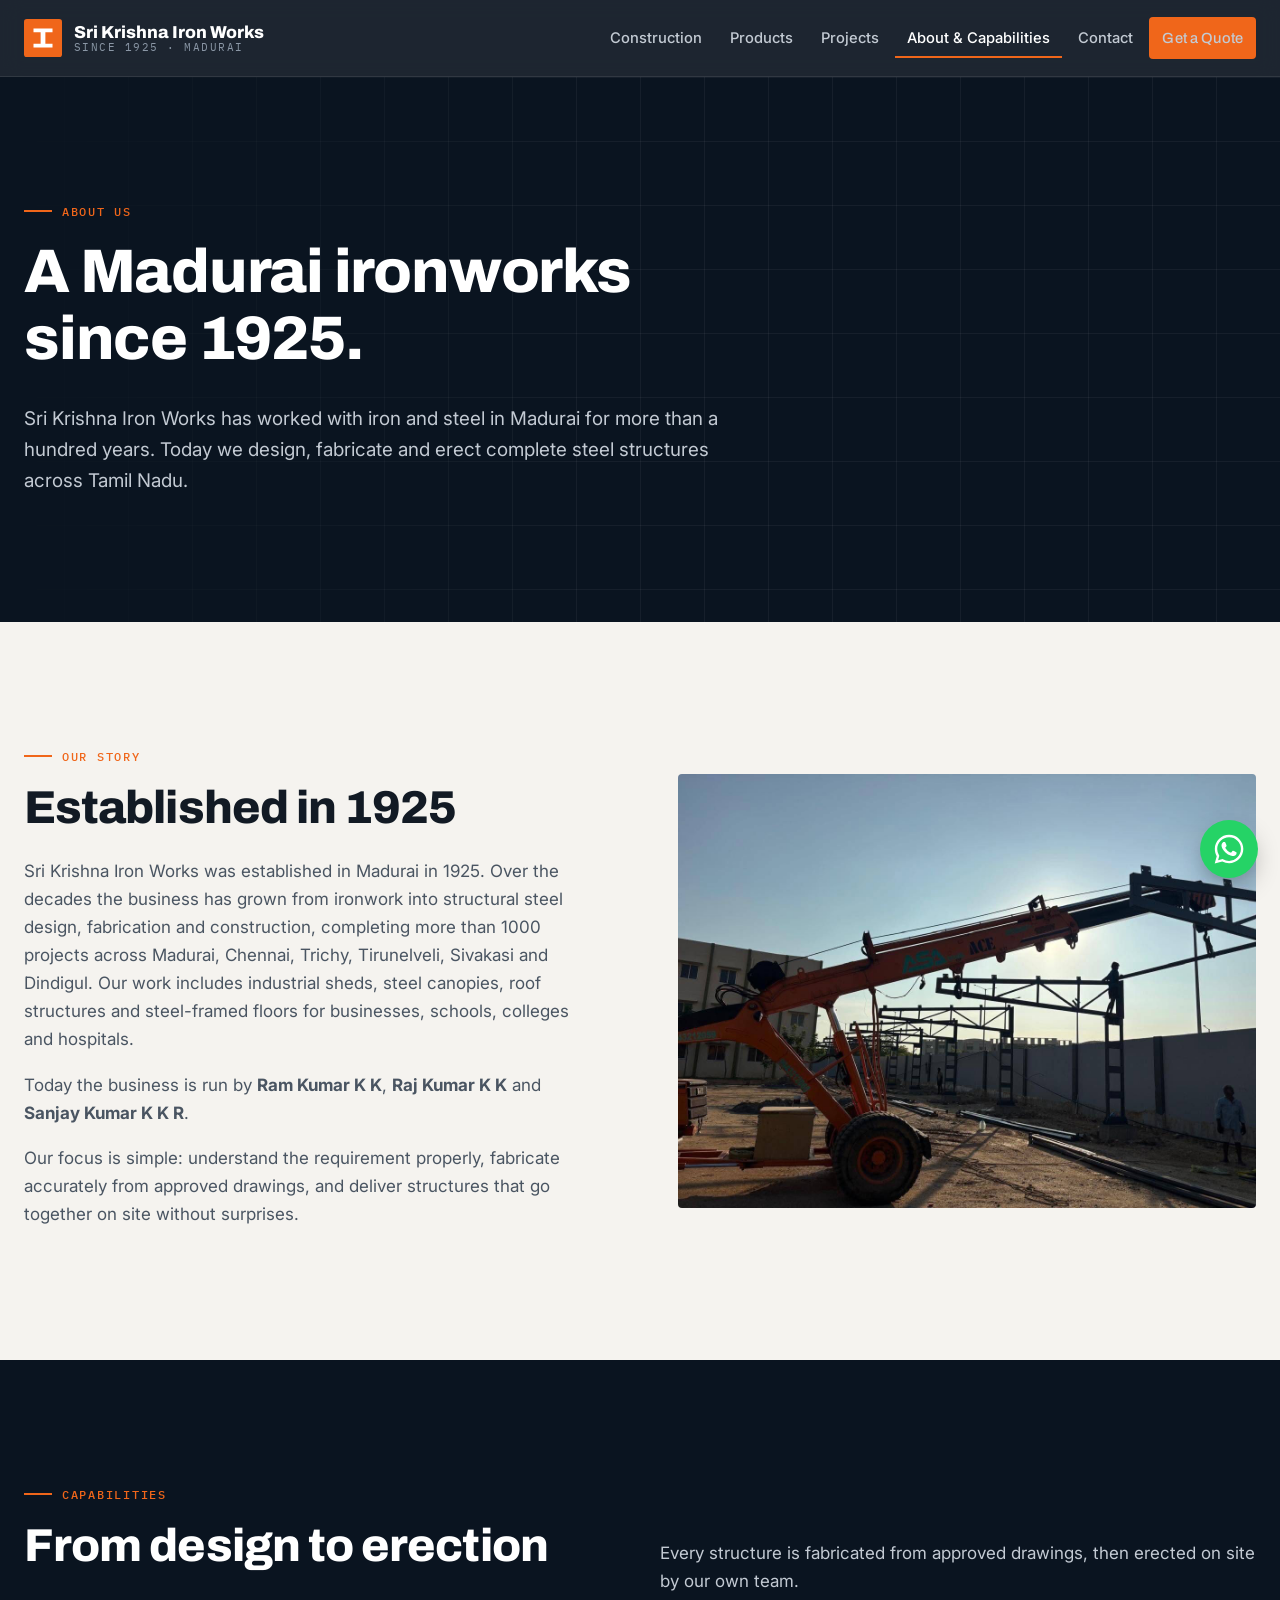
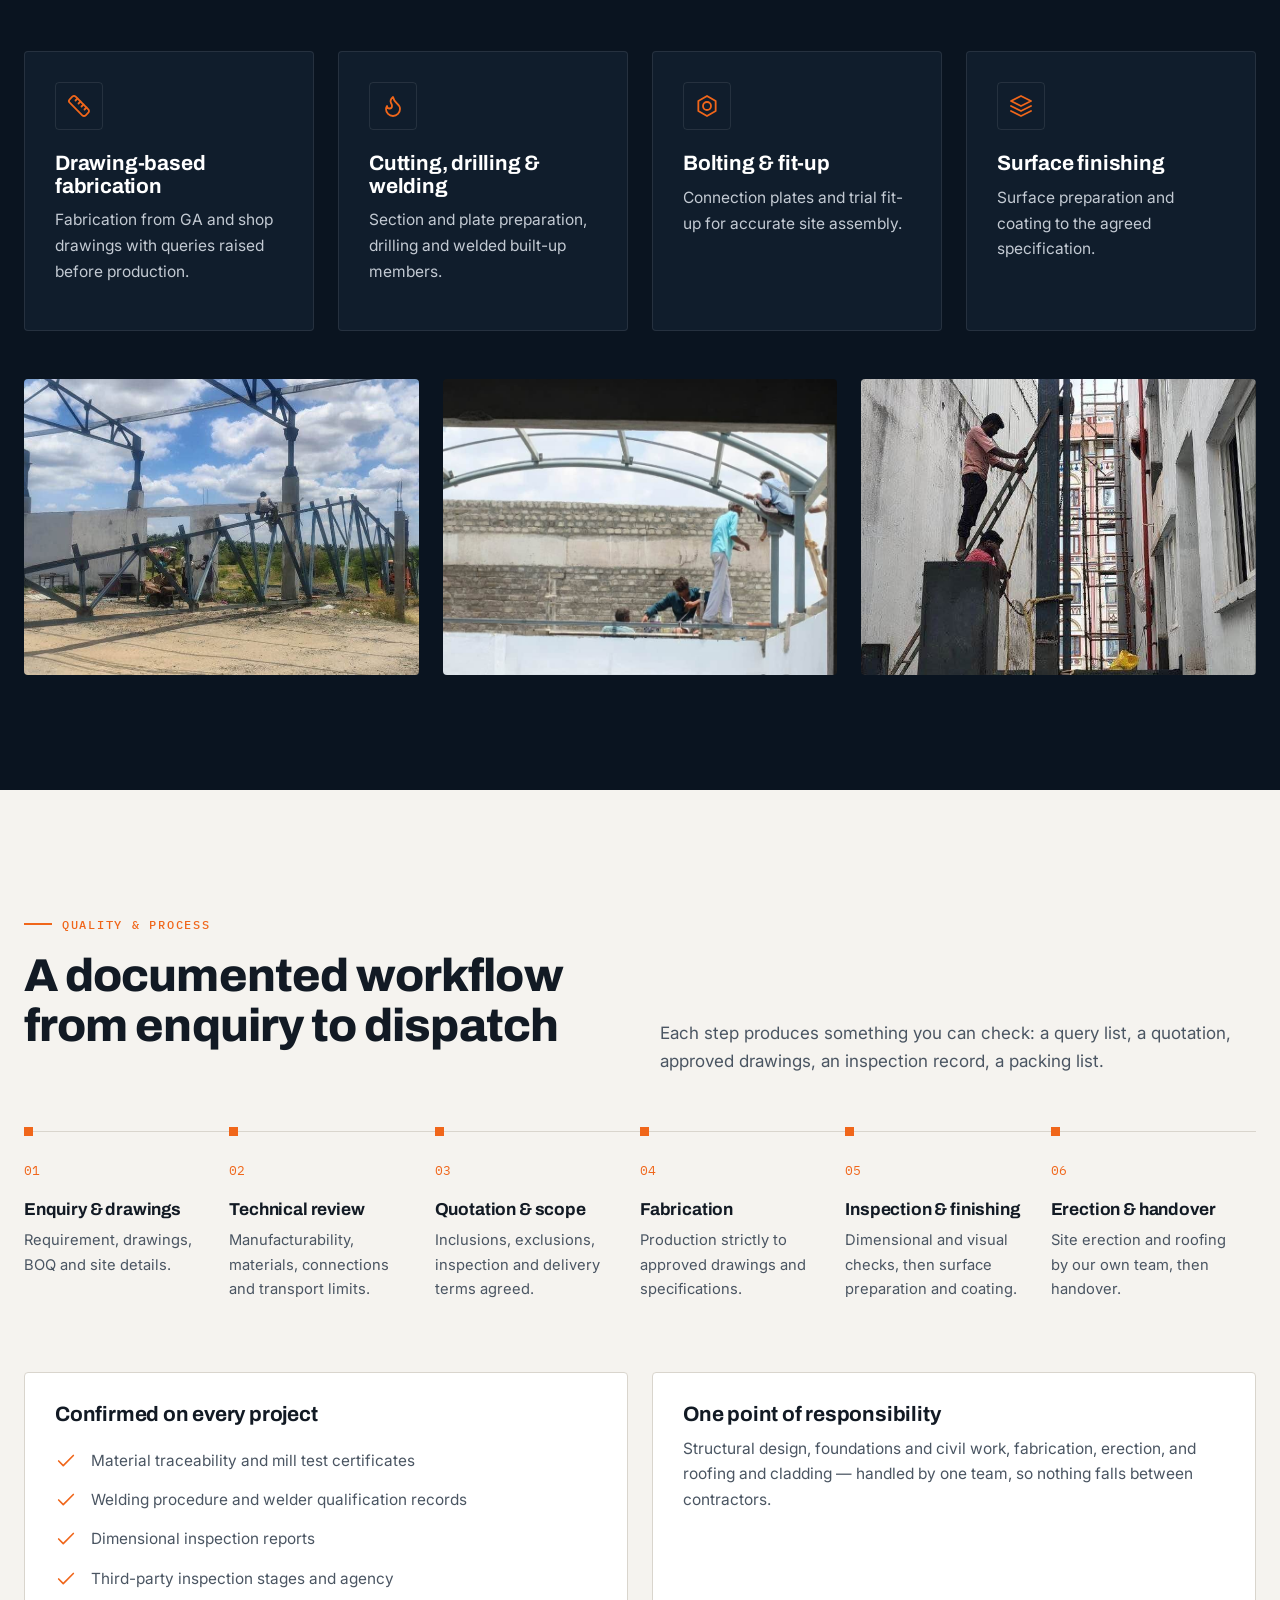
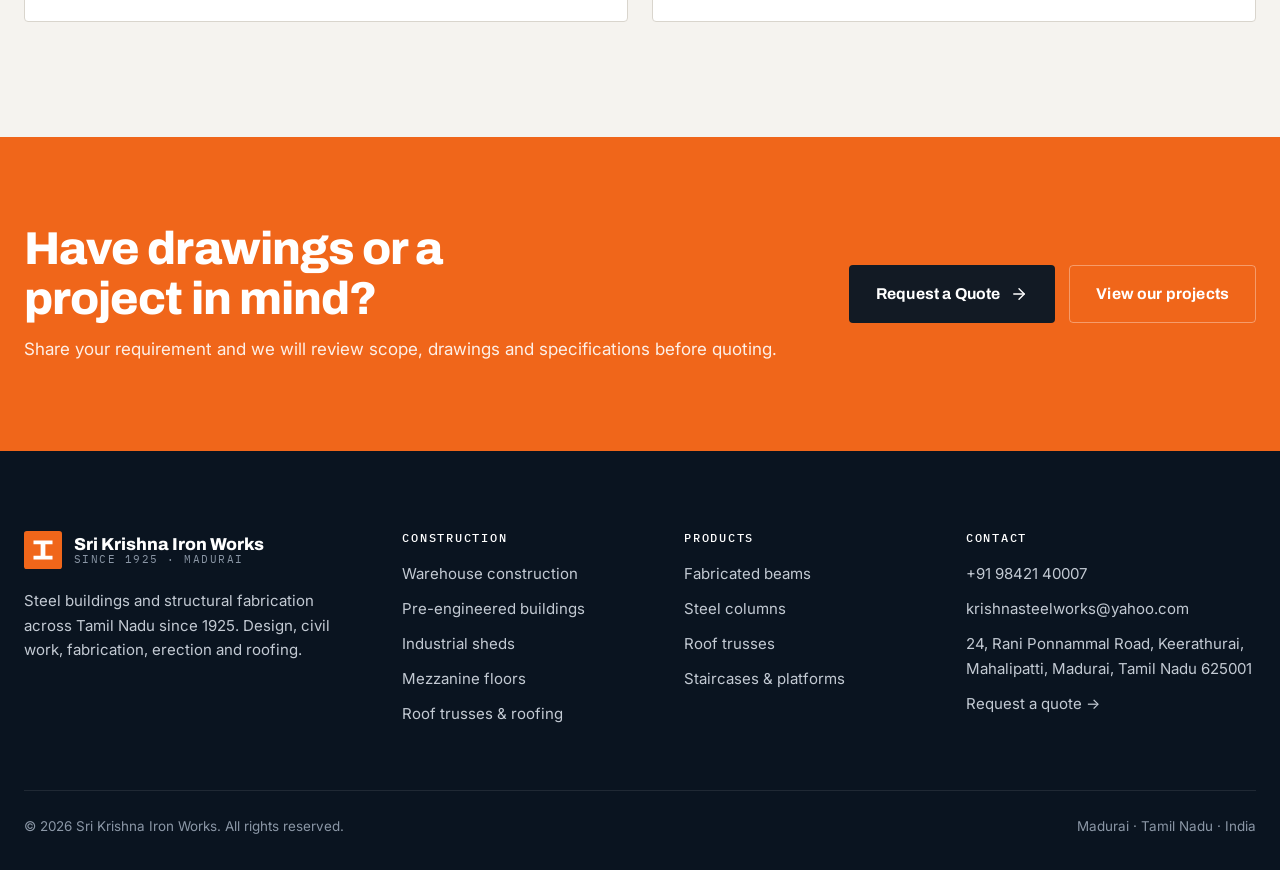
<file: about.html>
<!doctype html>
<html lang="en">
<head>
<meta charset="utf-8">
<meta name="viewport" content="width=device-width, initial-scale=1">
<title>About Sri Krishna Iron Works — Madurai Steel Fabricators since 1925</title>
<meta name="description" content="Sri Krishna Iron Works, Madurai, since 1925: our story, owners, capabilities from design to erection, and our quality approach. 1000+ projects across Tamil Nadu.">
<link rel="canonical" href="https://srikrishnaironworks.com/about">
<meta property="og:type" content="website">
<meta property="og:title" content="About Sri Krishna Iron Works — Madurai Steel Fabricators since 1925">
<meta property="og:description" content="Sri Krishna Iron Works, Madurai, since 1925: our story, owners, capabilities from design to erection, and our quality approach. 1000+ projects across Tamil Nadu.">
<meta property="og:url" content="https://srikrishnaironworks.com/about">
<meta property="og:image" content="https://srikrishnaironworks.com/img/og-image.jpg">
<meta name="twitter:card" content="summary_large_image">
<meta name="theme-color" content="#0a1420">
<link rel="icon" href="/img/favicon.svg" type="image/svg+xml">
<link rel="preconnect" href="https://fonts.googleapis.com">
<link rel="preconnect" href="https://fonts.gstatic.com" crossorigin>
<link rel="stylesheet" href="https://fonts.googleapis.com/css2?family=Archivo:wght@700;800&family=IBM+Plex+Mono:wght@400;500&family=Inter:wght@400;500;600&display=swap">
<link rel="stylesheet" href="/css/styles.css">
</head>
<body>
<a class="skip-link" href="#main">Skip to content</a>
<header class="site-header">
  <nav class="container nav" aria-label="Main">
    <a class="brand" href="/" aria-label="Sri Krishna Iron Works home"><svg class="brand-mark" viewBox="0 0 40 40" aria-hidden="true"><rect width="40" height="40" rx="3" fill="#f0661a"/><path d="M10 10h20v4h-7.5v12H30v4H10v-4h7.5V14H10z" fill="#fff"/></svg><span class="brand-name">Sri Krishna Iron Works<small>Since 1925 · Madurai</small></span></a>
    <button class="menu-toggle" aria-expanded="false" aria-controls="nav-links" aria-label="Open menu"><svg viewBox="0 0 24 24" fill="none" stroke="currentColor" stroke-width="1.8" stroke-linecap="round" stroke-linejoin="round" aria-hidden="true"><path d="M4 6h16M4 12h16M4 18h16"/></svg></button>
    <ul class="nav-links" id="nav-links">
      <li><a href="/construction">Construction</a></li><li><a href="/products">Products</a></li><li><a href="/projects">Projects</a></li><li><a href="/about" aria-current="page">About & Capabilities</a></li><li><a href="/contact">Contact</a></li>
      <li class="nav-cta-item"><a class="btn btn-primary nav-cta" href="/contact">Get a Quote</a></li>
    </ul>
  </nav>
</header>
<main id="main">
<section class="hero page-hero">
  <div class="container hero-grid" style="grid-template-columns:1fr">
    <div>
      <div class="eyebrow">About us</div>
      <h1>A Madurai ironworks since 1925.</h1>
      <p class="lead">Sri Krishna Iron Works has worked with iron and steel in Madurai for more than a hundred years. Today we design, fabricate and erect complete steel structures across Tamil Nadu.</p>
      
    </div>
  </div>
</section>

<section class="section" aria-labelledby="story-h">
  <div class="container split">
    <div>
      <div class="eyebrow">Our story</div>
      <h2 id="story-h">Established in 1925</h2>
      <p class="muted">Sri Krishna Iron Works was established in Madurai in 1925. Over the decades the business has grown from ironwork into structural steel design, fabrication and construction, completing more than 1000 projects across Madurai, Chennai, Trichy, Tirunelveli, Sivakasi and Dindigul. Our work includes industrial sheds, steel canopies, roof structures and steel-framed floors for businesses, schools, colleges and hospitals.</p>
      <p class="muted">Today the business is run by <strong>Ram Kumar K K</strong>, <strong>Raj Kumar K K</strong> and <strong>Sanjay Kumar K K R</strong>.</p>
      <p class="muted">Our focus is simple: understand the requirement properly, fabricate accurately from approved drawings, and deliver structures that go together on site without surprises.</p>
    </div>
    <img class="img-real " src="/img/projects/velammal-ib-school-3.jpg" alt="Sri Krishna Iron Works team erecting steel frames with a crane" loading="lazy" width="1200" height="900">
  </div>
</section>

<section class="section dark" id="capabilities" style="scroll-margin-top:70px" aria-labelledby="cap2-h">
  <div class="container">
    <div class="section-head">
      <div><div class="eyebrow">Capabilities</div><h2 id="cap2-h">From design to erection</h2></div>
      <p>Every structure is fabricated from approved drawings, then erected on site by our own team.</p>
    </div>
    <div class="grid grid-4" style="margin-bottom:48px">
      <div class="card"><div class="icon"><svg viewBox="0 0 24 24" fill="none" stroke="currentColor" stroke-width="1.8" stroke-linecap="round" stroke-linejoin="round" aria-hidden="true"><path d="M21.3 15.3a2.4 2.4 0 0 1 0 3.4l-2.6 2.6a2.4 2.4 0 0 1-3.4 0L2.7 8.7a2.41 2.41 0 0 1 0-3.4l2.6-2.6a2.41 2.41 0 0 1 3.4 0Z"/><path d="m14.5 12.5 2-2"/><path d="m11.5 9.5 2-2"/><path d="m8.5 6.5 2-2"/><path d="m17.5 15.5 2-2"/></svg></div><h3>Drawing-based fabrication</h3><p>Fabrication from GA and shop drawings with queries raised before production.</p></div>
      <div class="card"><div class="icon"><svg viewBox="0 0 24 24" fill="none" stroke="currentColor" stroke-width="1.8" stroke-linecap="round" stroke-linejoin="round" aria-hidden="true"><path d="M8.5 14.5A2.5 2.5 0 0 0 11 12c0-1.38-.5-2-1-3-1.072-2.143-.224-4.054 2-6 .5 2.5 2 4.9 4 6.5 2 1.6 3 3.5 3 5.5a7 7 0 1 1-14 0c0-1.153.433-2.294 1-3a2.5 2.5 0 0 0 2.5 2.5z"/></svg></div><h3>Cutting, drilling &amp; welding</h3><p>Section and plate preparation, drilling and welded built-up members.</p></div>
      <div class="card"><div class="icon"><svg viewBox="0 0 24 24" fill="none" stroke="currentColor" stroke-width="1.8" stroke-linecap="round" stroke-linejoin="round" aria-hidden="true"><path d="M12 2l8.66 5v10L12 22l-8.66-5V7z"/><circle cx="12" cy="12" r="4"/></svg></div><h3>Bolting &amp; fit-up</h3><p>Connection plates and trial fit-up for accurate site assembly.</p></div>
      <div class="card"><div class="icon"><svg viewBox="0 0 24 24" fill="none" stroke="currentColor" stroke-width="1.8" stroke-linecap="round" stroke-linejoin="round" aria-hidden="true"><path d="m12 2 10 5-10 5L2 7l10-5Z"/><path d="m2 17 10 5 10-5"/><path d="m2 12 10 5 10-5"/></svg></div><h3>Surface finishing</h3><p>Surface preparation and coating to the agreed specification.</p></div>
    </div>
    <div class="grid grid-3" style="margin-top:48px">
      <img class="img-real " src="/img/projects/pravin-patel-shed-1.jpg" alt="Erecting lattice roof trusses for an industrial shed" loading="lazy" width="1200" height="900">
      <img class="img-real " src="/img/projects/srm-college-trichy-3.jpg" alt="Our team installing a curved steel roof frame" loading="lazy" width="1200" height="900">
      <img class="img-real " src="/img/projects/vale-hospital-5.jpg" alt="Steel columns being erected at Vale Hospital" loading="lazy" width="1200" height="900">
    </div>
  </div>
</section>

<section class="section" id="quality" style="scroll-margin-top:70px" aria-labelledby="q2-h">
  <div class="container">
    <div class="section-head">
      <div><div class="eyebrow">Quality &amp; process</div><h2 id="q2-h">A documented workflow from enquiry to dispatch</h2></div>
      <p>Each step produces something you can check: a query list, a quotation, approved drawings, an inspection record, a packing list.</p>
    </div>
    <div class="steps">
      <div class="step"><h3>Enquiry &amp; drawings</h3><p>Requirement, drawings, BOQ and site details.</p></div>
      <div class="step"><h3>Technical review</h3><p>Manufacturability, materials, connections and transport limits.</p></div>
      <div class="step"><h3>Quotation &amp; scope</h3><p>Inclusions, exclusions, inspection and delivery terms agreed.</p></div>
      <div class="step"><h3>Fabrication</h3><p>Production strictly to approved drawings and specifications.</p></div>
      <div class="step"><h3>Inspection &amp; finishing</h3><p>Dimensional and visual checks, then surface preparation and coating.</p></div>
      <div class="step"><h3>Erection &amp; handover</h3><p>Site erection and roofing by our own team, then handover.</p></div>
    </div>
    <div class="grid grid-2" style="margin-top:56px">
      <div class="card"><h3>Confirmed on every project</h3><ul class="checklist" style="margin:12px 0 0">
        <li><svg viewBox="0 0 24 24" fill="none" stroke="currentColor" stroke-width="1.8" stroke-linecap="round" stroke-linejoin="round" aria-hidden="true"><path d="M20 6 9 17l-5-5"/></svg><span>Material traceability and mill test certificates</span></li>
        <li><svg viewBox="0 0 24 24" fill="none" stroke="currentColor" stroke-width="1.8" stroke-linecap="round" stroke-linejoin="round" aria-hidden="true"><path d="M20 6 9 17l-5-5"/></svg><span>Welding procedure and welder qualification records</span></li>
        <li><svg viewBox="0 0 24 24" fill="none" stroke="currentColor" stroke-width="1.8" stroke-linecap="round" stroke-linejoin="round" aria-hidden="true"><path d="M20 6 9 17l-5-5"/></svg><span>Dimensional inspection reports</span></li>
        <li><svg viewBox="0 0 24 24" fill="none" stroke="currentColor" stroke-width="1.8" stroke-linecap="round" stroke-linejoin="round" aria-hidden="true"><path d="M20 6 9 17l-5-5"/></svg><span>Third-party inspection stages and agency</span></li>
      </ul></div>
      <div class="card"><h3>One point of responsibility</h3><p>Structural design, foundations and civil work, fabrication, erection, and roofing and cladding — handled by one team, so nothing falls between contractors.</p></div>
    </div>
  </div>
</section>

<section class="cta-band">
  <div class="container inner">
    <div><h2>Have drawings or a project in mind?</h2><p>Share your requirement and we will review scope, drawings and specifications before quoting.</p></div>
    <div class="btn-row">
      <a class="btn btn-dark" href="/contact">Request a Quote <svg viewBox="0 0 24 24" fill="none" stroke="currentColor" stroke-width="1.8" stroke-linecap="round" stroke-linejoin="round" aria-hidden="true"><path d="M5 12h14"/><path d="m12 5 7 7-7 7"/></svg></a>
      <a class="btn btn-ghost" href="/projects">View our projects</a>
    </div>
  </div>
</section>
</main>
<footer class="site-footer">
  <div class="container">
    <div class="footer-grid">
      <div>
        <a class="brand" href="/"><svg class="brand-mark" viewBox="0 0 40 40" aria-hidden="true"><rect width="40" height="40" rx="3" fill="#f0661a"/><path d="M10 10h20v4h-7.5v12H30v4H10v-4h7.5V14H10z" fill="#fff"/></svg><span class="brand-name" style="color:#fff">Sri Krishna Iron Works<small>Since 1925 · Madurai</small></span></a>
        <p style="margin-top:20px;max-width:34ch">Steel buildings and structural fabrication across Tamil Nadu since 1925. Design, civil work, fabrication, erection and roofing.</p>
      </div>
      <div>
        <h4>Construction</h4>
        <ul>
          <li><a href="/construction#warehouse">Warehouse construction</a></li>
          <li><a href="/construction#peb">Pre-engineered buildings</a></li>
          <li><a href="/construction#sheds">Industrial sheds</a></li>
          <li><a href="/construction#mezzanine">Mezzanine floors</a></li>
          <li><a href="/construction#roofing">Roof trusses &amp; roofing</a></li>
        </ul>
      </div>
      <div>
        <h4>Products</h4>
        <ul>
          <li><a href="/products#beams">Fabricated beams</a></li>
          <li><a href="/products#columns">Steel columns</a></li>
          <li><a href="/products#trusses">Roof trusses</a></li>
          <li><a href="/products#stairs">Staircases &amp; platforms</a></li>
        </ul>
      </div>
      <div>
        <h4>Contact</h4>
        <ul>
          <li><a data-site="phone" href="tel:+919842140007">+91 98421 40007</a></li>
          <li><a data-site="email" href="mailto:krishnasteelworks@yahoo.com">krishnasteelworks@yahoo.com</a></li>
          <li><span data-site="address">24, Rani Ponnammal Road, Keerathurai, Madurai 625001</span></li>
          <li><a href="/contact">Request a quote →</a></li>
        </ul>
      </div>
    </div>
    <div class="footer-bottom">
      <span>© <span data-year></span> Sri Krishna Iron Works. All rights reserved.</span>
      <span>Madurai · Tamil Nadu · India</span>
    </div>
  </div>
</footer>
<a class="wa-float" data-site="whatsapp" href="https://wa.me/919842140007" target="_blank" rel="noopener" aria-label="Chat on WhatsApp"><svg viewBox="0 0 24 24" fill="currentColor" aria-hidden="true"><path d="M17.47 14.38c-.3-.15-1.76-.87-2.03-.97-.27-.1-.47-.15-.67.15-.2.3-.77.97-.94 1.17-.17.2-.35.22-.64.07-.3-.15-1.26-.46-2.4-1.48-.89-.79-1.49-1.77-1.66-2.07-.17-.3-.02-.46.13-.6.13-.13.3-.35.45-.52.15-.17.2-.3.3-.5.1-.2.05-.37-.02-.52-.08-.15-.67-1.62-.92-2.22-.24-.58-.49-.5-.67-.51h-.57c-.2 0-.52.07-.79.37-.27.3-1.04 1.02-1.04 2.48s1.07 2.88 1.21 3.08c.15.2 2.1 3.2 5.08 4.49.71.3 1.26.49 1.7.63.71.22 1.36.19 1.87.12.57-.09 1.76-.72 2-1.41.25-.7.25-1.29.17-1.41-.07-.12-.27-.2-.57-.35zM12.05 21.5h-.01a9.45 9.45 0 0 1-4.82-1.32l-.35-.2-3.58.94.96-3.49-.23-.36a9.44 9.44 0 0 1-1.45-5.03c0-5.22 4.25-9.47 9.48-9.47a9.4 9.4 0 0 1 6.7 2.78 9.4 9.4 0 0 1 2.77 6.7c0 5.22-4.25 9.47-9.47 9.47zm8.06-17.53A11.33 11.33 0 0 0 12.05.63C5.77.63.66 5.74.66 12.02c0 2 .52 3.96 1.52 5.69L.57 23.6l6.04-1.58a11.4 11.4 0 0 0 5.44 1.39h.01c6.28 0 11.39-5.11 11.39-11.39 0-3.04-1.19-5.9-3.34-8.05z"/></svg></a>
<script src="/js/config.js"></script>
<script src="/js/projects-data.js"></script>
<script src="/js/main.js"></script>
</body>
</html>
</file>
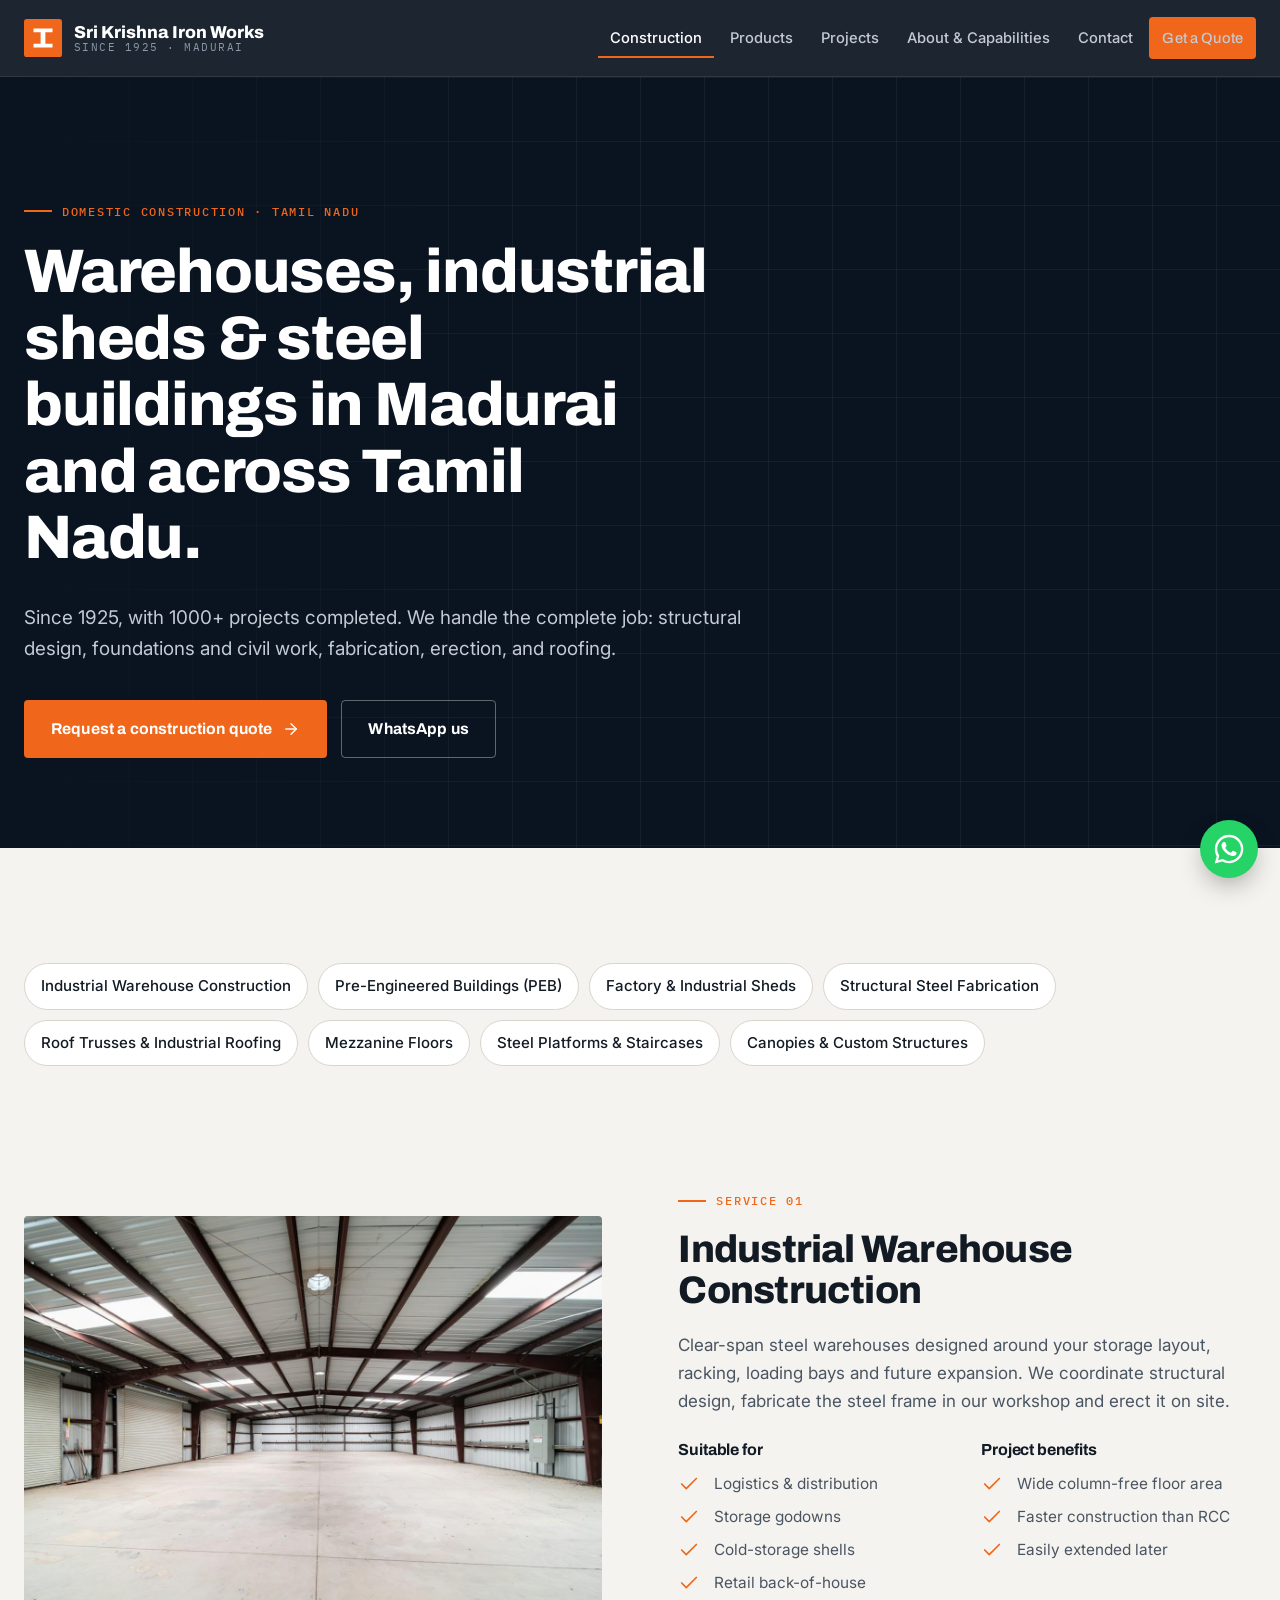
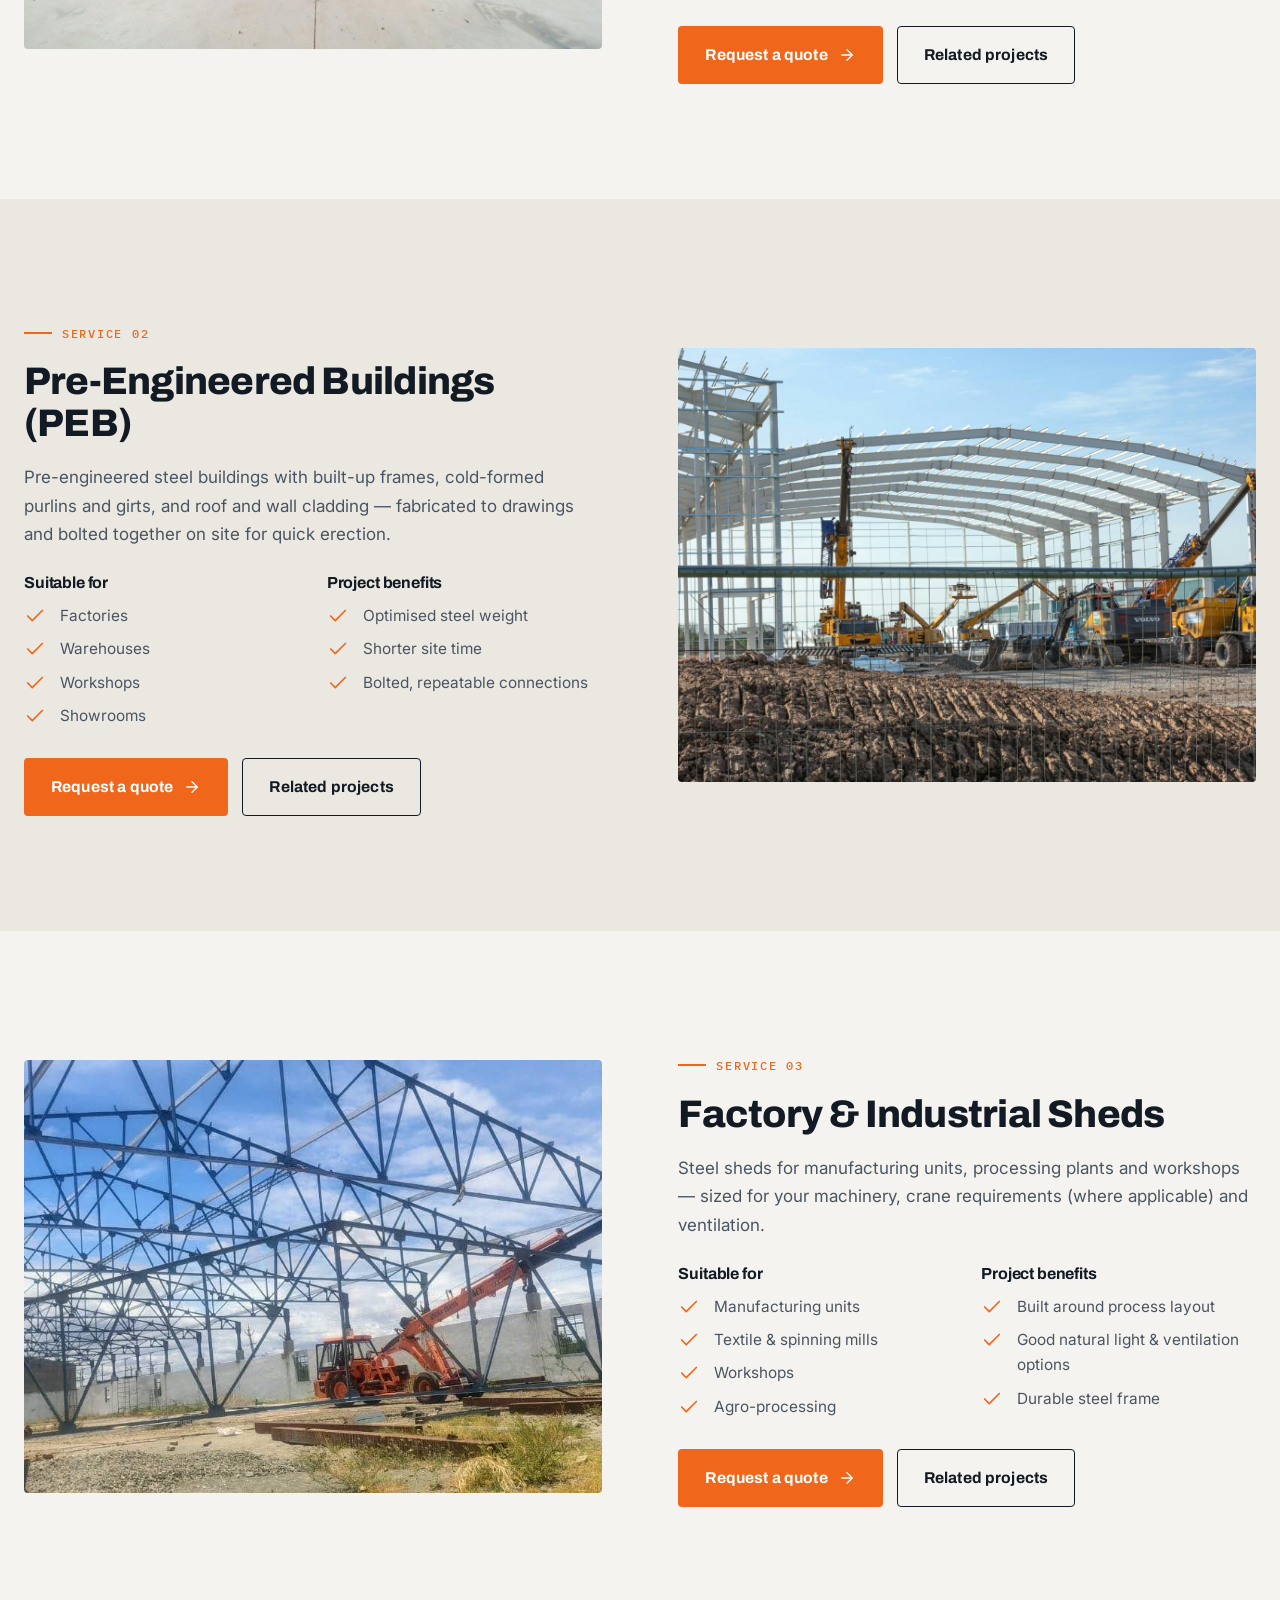
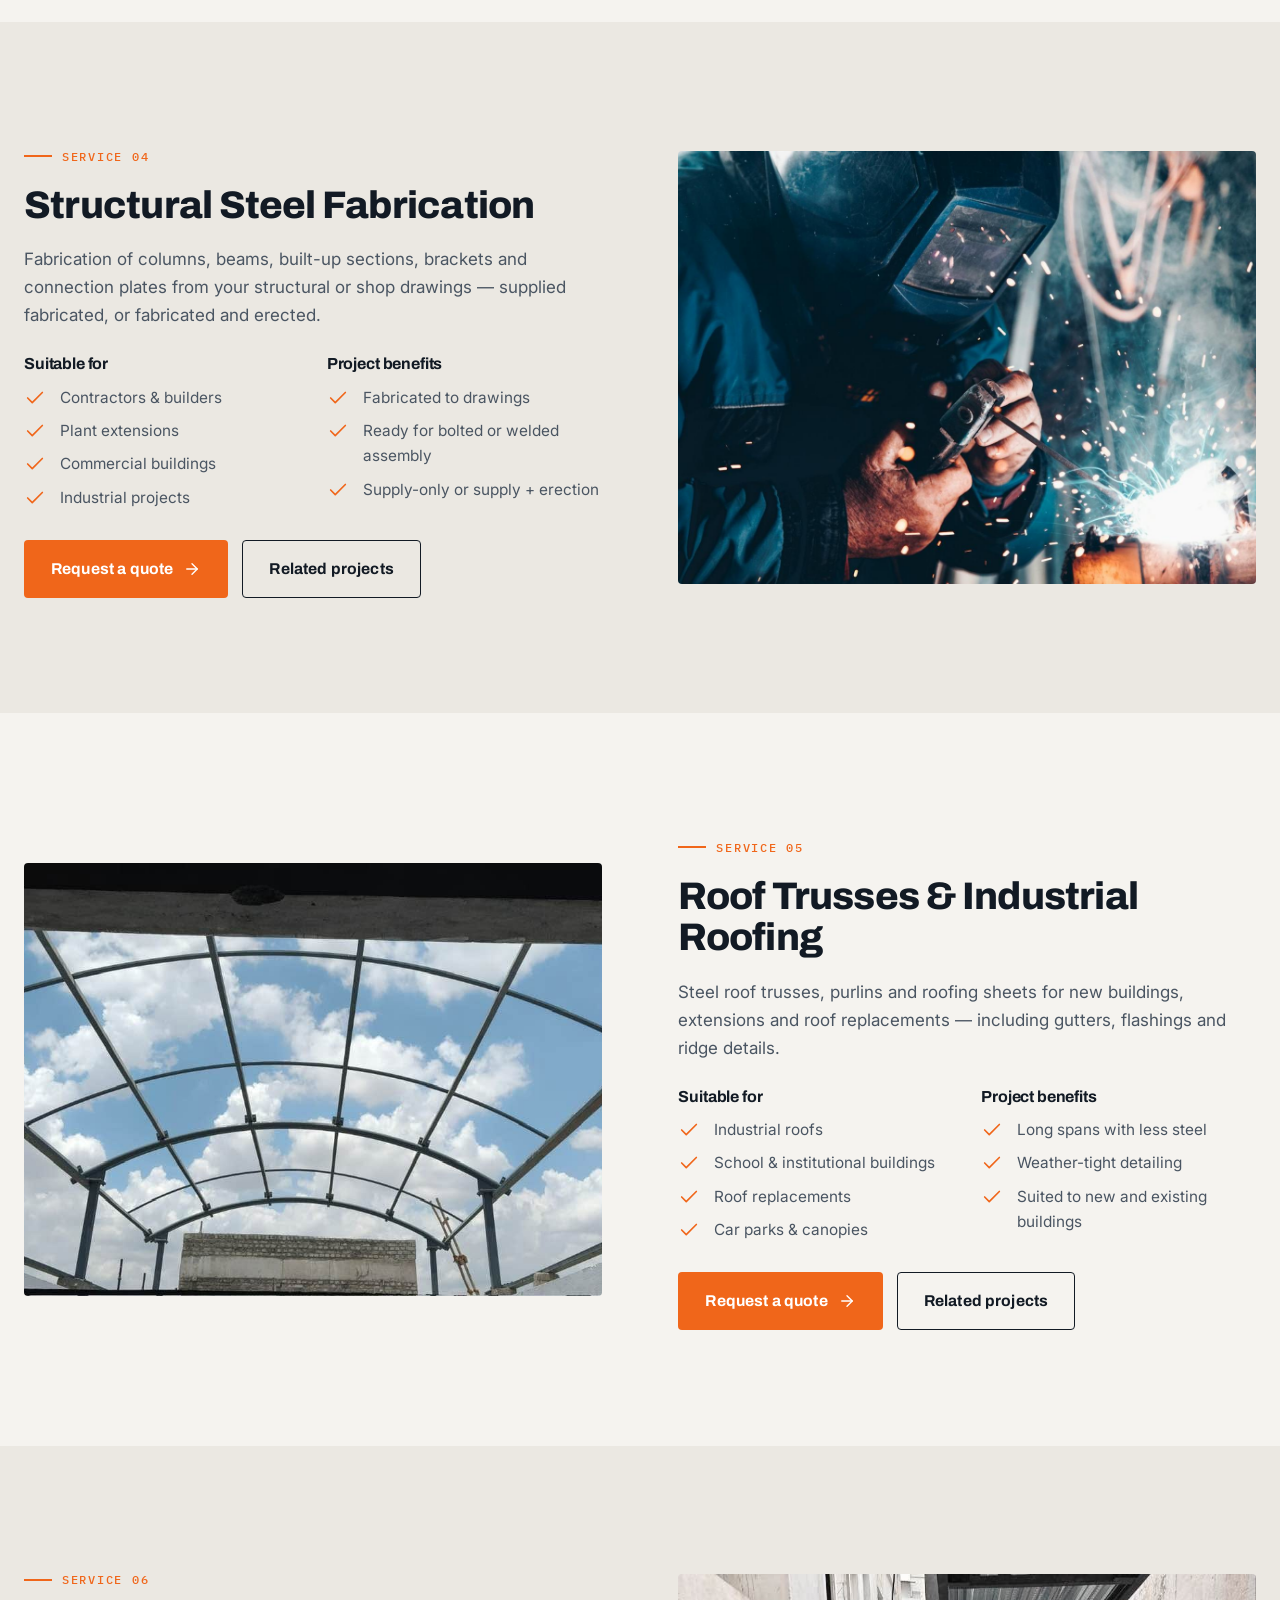
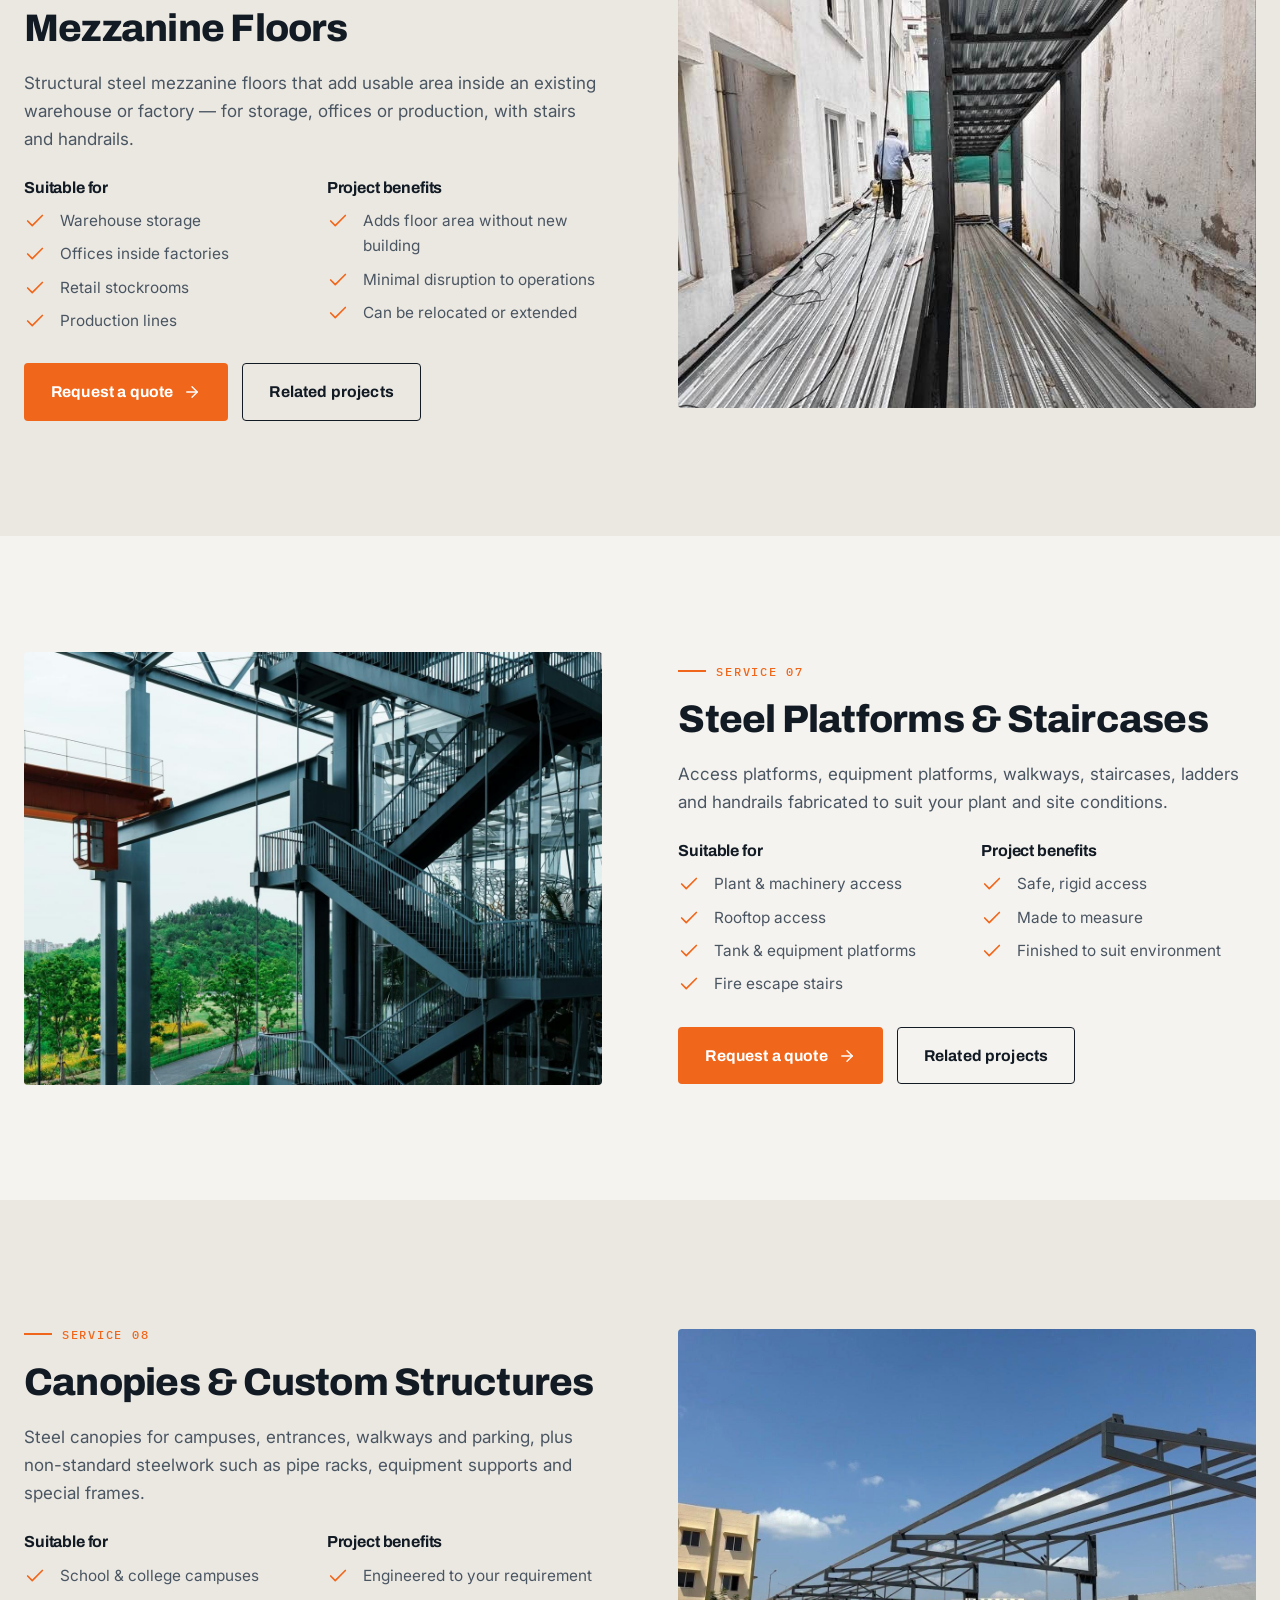
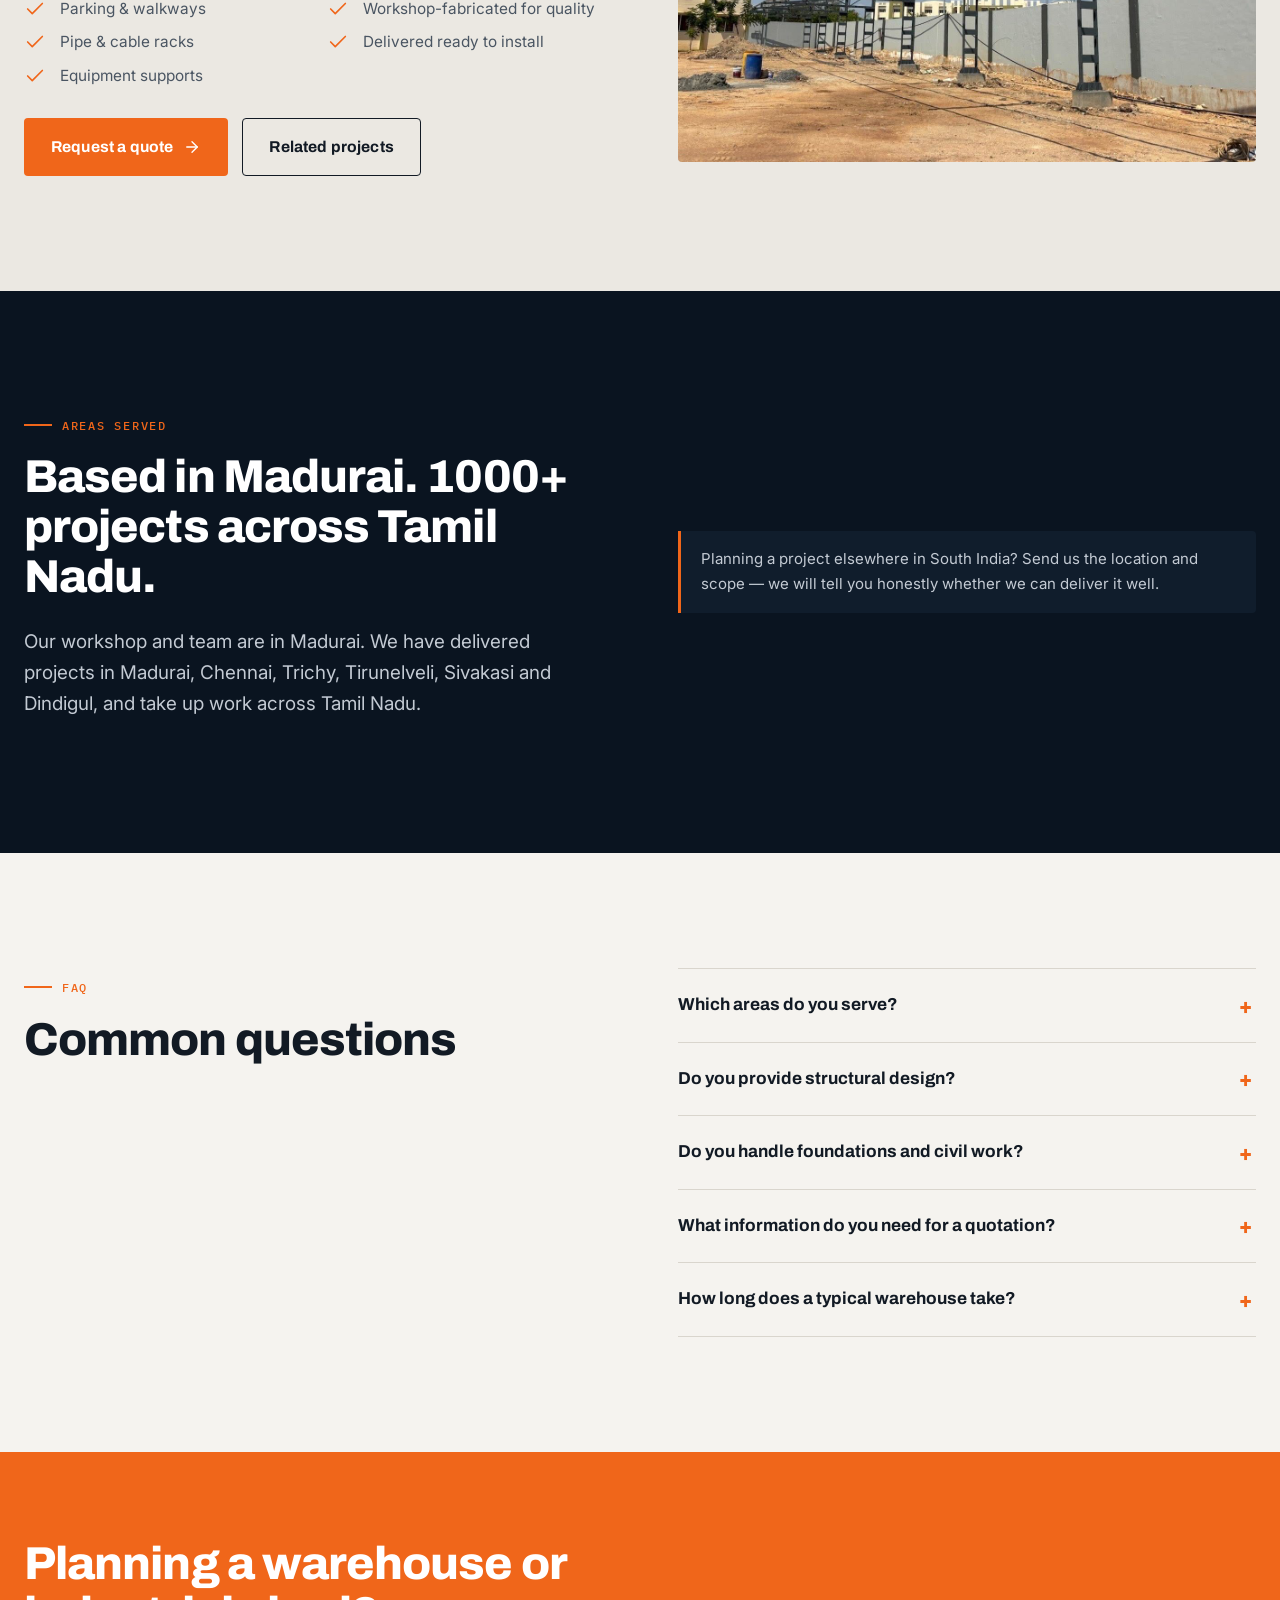
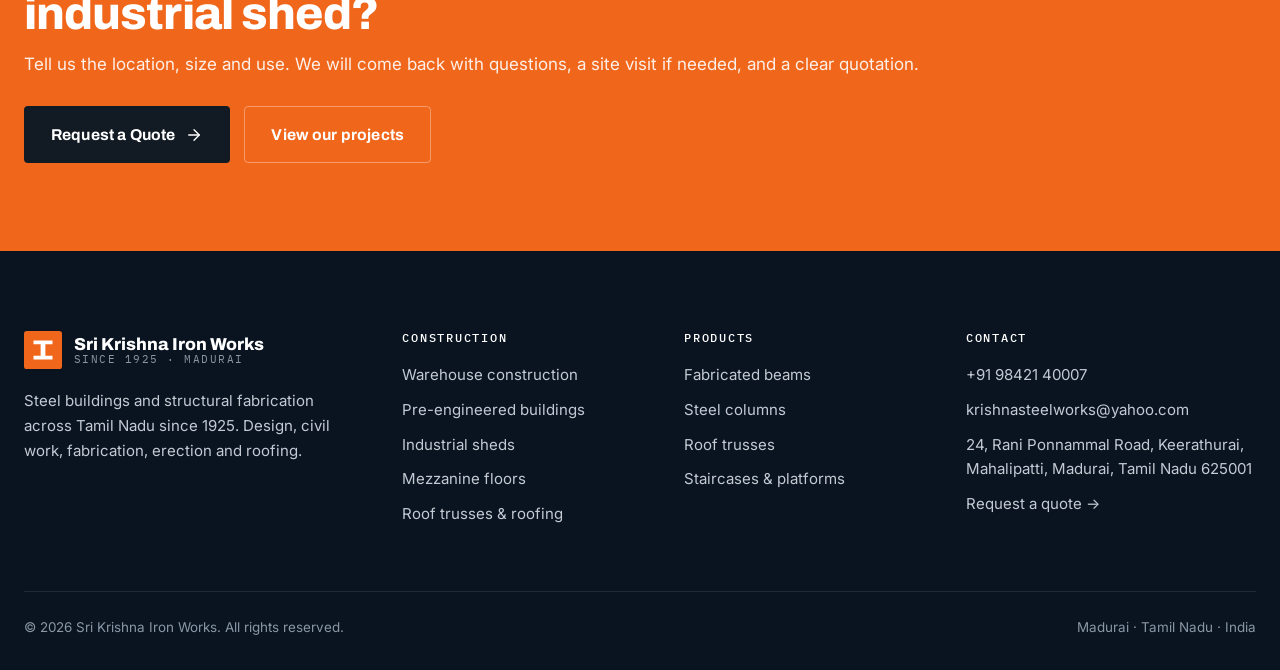
<file: construction.html>
<!doctype html>
<html lang="en">
<head>
<meta charset="utf-8">
<meta name="viewport" content="width=device-width, initial-scale=1">
<title>Warehouse, PEB & Shed Construction in Madurai | Sri Krishna Iron Works</title>
<meta name="description" content="Warehouses, PEB buildings, factory sheds, roofing sheets, mezzanines and canopies in Madurai, Chennai, Trichy, Tirunelveli, Sivakasi and Dindigul.">
<link rel="canonical" href="https://srikrishnaironworks.com/construction">
<meta property="og:type" content="website">
<meta property="og:title" content="Warehouse, PEB & Shed Construction in Madurai | Sri Krishna Iron Works">
<meta property="og:description" content="Warehouses, PEB buildings, factory sheds, roofing sheets, mezzanines and canopies in Madurai, Chennai, Trichy, Tirunelveli, Sivakasi and Dindigul.">
<meta property="og:url" content="https://srikrishnaironworks.com/construction">
<meta property="og:image" content="https://srikrishnaironworks.com/img/og-image.jpg">
<meta name="twitter:card" content="summary_large_image">
<meta name="theme-color" content="#0a1420">
<link rel="icon" href="/img/favicon.svg" type="image/svg+xml">
<link rel="preconnect" href="https://fonts.googleapis.com">
<link rel="preconnect" href="https://fonts.gstatic.com" crossorigin>
<link rel="stylesheet" href="https://fonts.googleapis.com/css2?family=Archivo:wght@700;800&family=IBM+Plex+Mono:wght@400;500&family=Inter:wght@400;500;600&display=swap">
<link rel="stylesheet" href="/css/styles.css">
<script type="application/ld+json">{"@context": "https://schema.org", "@type": "GeneralContractor", "name": "Sri Krishna Iron Works", "alternateName": ["Sri Krishna Iron Works Madurai", "Krishna Iron Works Madurai"], "description": "Steel fabricators in Madurai since 1925 with 1000+ projects: warehouse construction, PEB buildings, industrial sheds, roof trusses and roofing sheets, mezzanine floors, steel staircases and platforms, canopies and structural steel fabrication across Tamil Nadu.", "image": "https://srikrishnaironworks.com/img/og-image.jpg", "logo": "https://srikrishnaironworks.com/img/favicon.svg", "priceRange": "On request", "knowsAbout": ["Structural steel fabrication", "Pre-engineered buildings", "Warehouse construction", "Industrial shed construction", "Roof trusses", "Roofing sheets", "Mezzanine floors", "Steel staircases", "Steel canopies"], "hasOfferCatalog": {"@type": "OfferCatalog", "name": "Steel construction services", "itemListElement": [{"@type": "Offer", "itemOffered": {"@type": "Service", "name": "Warehouse construction", "areaServed": "Tamil Nadu"}}, {"@type": "Offer", "itemOffered": {"@type": "Service", "name": "Pre-engineered buildings (PEB)", "areaServed": "Tamil Nadu"}}, {"@type": "Offer", "itemOffered": {"@type": "Service", "name": "Factory and industrial sheds", "areaServed": "Tamil Nadu"}}, {"@type": "Offer", "itemOffered": {"@type": "Service", "name": "Structural steel fabrication", "areaServed": "Tamil Nadu"}}, {"@type": "Offer", "itemOffered": {"@type": "Service", "name": "Roof trusses and roofing sheets", "areaServed": "Tamil Nadu"}}, {"@type": "Offer", "itemOffered": {"@type": "Service", "name": "Mezzanine floors", "areaServed": "Tamil Nadu"}}, {"@type": "Offer", "itemOffered": {"@type": "Service", "name": "Steel platforms and staircases", "areaServed": "Tamil Nadu"}}, {"@type": "Offer", "itemOffered": {"@type": "Service", "name": "Steel canopies", "areaServed": "Tamil Nadu"}}]}, "url": "https://srikrishnaironworks.com", "telephone": "+91-9842140007", "email": "krishnasteelworks@yahoo.com", "foundingDate": "1925", "founder": [{"@type": "Person", "name": "Ram Kumar K K"}, {"@type": "Person", "name": "Raj Kumar K K"}, {"@type": "Person", "name": "Sanjay Kumar K K R"}], "address": {"@type": "PostalAddress", "streetAddress": "24, Rani Ponnammal Road, Keerathurai, Mahalipatti", "addressLocality": "Madurai", "addressRegion": "Tamil Nadu", "postalCode": "625001", "addressCountry": "IN"}, "hasMap": "https://www.google.com/maps/search/?api=1&query=Sri+Krishna+Iron+Works+24+Rani+Ponnammal+Road+Keerathurai+Madurai+625001", "areaServed": [{"@type": "City", "name": "Madurai"}, {"@type": "City", "name": "Chennai"}, {"@type": "City", "name": "Tiruchirappalli"}, {"@type": "City", "name": "Tirunelveli"}, {"@type": "City", "name": "Sivakasi"}, {"@type": "City", "name": "Dindigul"}, {"@type": "State", "name": "Tamil Nadu"}]}</script>
<script type="application/ld+json">{"@context": "https://schema.org", "@type": "FAQPage", "mainEntity": [{"@type": "Question", "name": "Which areas do you serve?", "acceptedAnswer": {"@type": "Answer", "text": "We are based in Madurai and have completed projects across Tamil Nadu, including Madurai, Chennai, Trichy, Tirunelveli, Sivakasi and Dindigul. Contact us with your site location for projects elsewhere."}}, {"@type": "Question", "name": "Do you provide structural design?", "acceptedAnswer": {"@type": "Answer", "text": "Yes. We provide structural design for our buildings, and we can also fabricate and erect from drawings prepared by your own consultant."}}, {"@type": "Question", "name": "Do you handle foundations and civil work?", "acceptedAnswer": {"@type": "Answer", "text": "Yes. We can take up the complete job: foundations and civil work, steel fabrication, erection, and roofing and cladding sheets. That gives you one point of responsibility."}}, {"@type": "Question", "name": "What information do you need for a quotation?", "acceptedAnswer": {"@type": "Answer", "text": "Site location, approximate building length, width and height, intended use, and any drawings you have. Photos of the site are also helpful."}}, {"@type": "Question", "name": "How long does a typical warehouse take?", "acceptedAnswer": {"@type": "Answer", "text": "It depends on size, design approval and site readiness. We provide a project-specific schedule with every quotation."}}]}</script>
</head>
<body>
<a class="skip-link" href="#main">Skip to content</a>
<header class="site-header">
  <nav class="container nav" aria-label="Main">
    <a class="brand" href="/" aria-label="Sri Krishna Iron Works home"><svg class="brand-mark" viewBox="0 0 40 40" aria-hidden="true"><rect width="40" height="40" rx="3" fill="#f0661a"/><path d="M10 10h20v4h-7.5v12H30v4H10v-4h7.5V14H10z" fill="#fff"/></svg><span class="brand-name">Sri Krishna Iron Works<small>Since 1925 · Madurai</small></span></a>
    <button class="menu-toggle" aria-expanded="false" aria-controls="nav-links" aria-label="Open menu"><svg viewBox="0 0 24 24" fill="none" stroke="currentColor" stroke-width="1.8" stroke-linecap="round" stroke-linejoin="round" aria-hidden="true"><path d="M4 6h16M4 12h16M4 18h16"/></svg></button>
    <ul class="nav-links" id="nav-links">
      <li><a href="/construction" aria-current="page">Construction</a></li><li><a href="/products">Products</a></li><li><a href="/projects">Projects</a></li><li><a href="/about">About & Capabilities</a></li><li><a href="/contact">Contact</a></li>
      <li class="nav-cta-item"><a class="btn btn-primary nav-cta" href="/contact">Get a Quote</a></li>
    </ul>
  </nav>
</header>
<main id="main">
<section class="hero page-hero">
  <div class="container hero-grid" style="grid-template-columns:1fr">
    <div>
      <div class="eyebrow">Domestic construction · Tamil Nadu</div>
      <h1>Warehouses, industrial sheds &amp; steel buildings in Madurai and across Tamil Nadu.</h1>
      <p class="lead">Since 1925, with 1000+ projects completed. We handle the complete job: structural design, foundations and civil work, fabrication, erection, and roofing.</p>
      <div class="btn-row"><a class="btn btn-primary" href="/contact">Request a construction quote <svg viewBox="0 0 24 24" fill="none" stroke="currentColor" stroke-width="1.8" stroke-linecap="round" stroke-linejoin="round" aria-hidden="true"><path d="M5 12h14"/><path d="m12 5 7 7-7 7"/></svg></a><a class="btn btn-ghost" data-site="whatsapp" target="_blank" rel="noopener" href="https://wa.me/919842140007">WhatsApp us</a></div>
    </div>
  </div>
</section>

<section class="section" style="padding-bottom:0">
  <div class="container">
    <div class="chips"><a class="chip" style="text-decoration:none" href="#warehouse">Industrial Warehouse Construction</a><a class="chip" style="text-decoration:none" href="#peb">Pre-Engineered Buildings (PEB)</a><a class="chip" style="text-decoration:none" href="#sheds">Factory &amp; Industrial Sheds</a><a class="chip" style="text-decoration:none" href="#fabrication">Structural Steel Fabrication</a><a class="chip" style="text-decoration:none" href="#roofing">Roof Trusses &amp; Industrial Roofing</a><a class="chip" style="text-decoration:none" href="#mezzanine">Mezzanine Floors</a><a class="chip" style="text-decoration:none" href="#platforms">Steel Platforms &amp; Staircases</a><a class="chip" style="text-decoration:none" href="#custom">Canopies &amp; Custom Structures</a></div>
  </div>
</section>

<section class="section" id="warehouse" style="scroll-margin-top:70px" aria-labelledby="warehouse-h">
  <div class="container split">
    <div class="reveal" style="direction:ltr"><img class="img-real " src="/img/stock/warehouse-interior.jpg" alt="Interior of a clear-span steel warehouse" loading="lazy" width="1200" height="900"></div>
    <div class="reveal" style="direction:ltr">
      <div class="eyebrow">Service 01</div>
      <h2 id="warehouse-h" style="font-size:clamp(1.8rem,3vw,2.5rem)">Industrial Warehouse Construction</h2>
      <p class="muted">Clear-span steel warehouses designed around your storage layout, racking, loading bays and future expansion. We coordinate structural design, fabricate the steel frame in our workshop and erect it on site.</p>
      <div class="grid grid-2" style="gap:28px;margin:26px 0 30px">
        <div><h3 style="font-size:1rem">Suitable for</h3><ul class="checklist" style="margin:12px 0 0;gap:8px"><li><svg viewBox="0 0 24 24" fill="none" stroke="currentColor" stroke-width="1.8" stroke-linecap="round" stroke-linejoin="round" aria-hidden="true"><path d="M20 6 9 17l-5-5"/></svg><span>Logistics &amp; distribution</span></li><li><svg viewBox="0 0 24 24" fill="none" stroke="currentColor" stroke-width="1.8" stroke-linecap="round" stroke-linejoin="round" aria-hidden="true"><path d="M20 6 9 17l-5-5"/></svg><span>Storage godowns</span></li><li><svg viewBox="0 0 24 24" fill="none" stroke="currentColor" stroke-width="1.8" stroke-linecap="round" stroke-linejoin="round" aria-hidden="true"><path d="M20 6 9 17l-5-5"/></svg><span>Cold-storage shells</span></li><li><svg viewBox="0 0 24 24" fill="none" stroke="currentColor" stroke-width="1.8" stroke-linecap="round" stroke-linejoin="round" aria-hidden="true"><path d="M20 6 9 17l-5-5"/></svg><span>Retail back-of-house</span></li></ul></div>
        <div><h3 style="font-size:1rem">Project benefits</h3><ul class="checklist" style="margin:12px 0 0;gap:8px"><li><svg viewBox="0 0 24 24" fill="none" stroke="currentColor" stroke-width="1.8" stroke-linecap="round" stroke-linejoin="round" aria-hidden="true"><path d="M20 6 9 17l-5-5"/></svg><span>Wide column-free floor area</span></li><li><svg viewBox="0 0 24 24" fill="none" stroke="currentColor" stroke-width="1.8" stroke-linecap="round" stroke-linejoin="round" aria-hidden="true"><path d="M20 6 9 17l-5-5"/></svg><span>Faster construction than RCC</span></li><li><svg viewBox="0 0 24 24" fill="none" stroke="currentColor" stroke-width="1.8" stroke-linecap="round" stroke-linejoin="round" aria-hidden="true"><path d="M20 6 9 17l-5-5"/></svg><span>Easily extended later</span></li></ul></div>
      </div>
      <div class="btn-row">
        <a class="btn btn-primary" href="/contact">Request a quote <svg viewBox="0 0 24 24" fill="none" stroke="currentColor" stroke-width="1.8" stroke-linecap="round" stroke-linejoin="round" aria-hidden="true"><path d="M5 12h14"/><path d="m12 5 7 7-7 7"/></svg></a>
        <a class="btn btn-outline" href="/projects">Related projects</a>
      </div>
    </div>
  </div>
</section>
<section class="section alt" id="peb" style="scroll-margin-top:70px" aria-labelledby="peb-h">
  <div class="container split" style="direction:rtl">
    <div class="reveal" style="direction:ltr"><img class="img-real " src="/img/stock/peb-construction.jpg" alt="Pre-engineered steel building frames being erected" loading="lazy" width="1200" height="900"></div>
    <div class="reveal" style="direction:ltr">
      <div class="eyebrow">Service 02</div>
      <h2 id="peb-h" style="font-size:clamp(1.8rem,3vw,2.5rem)">Pre-Engineered Buildings (PEB)</h2>
      <p class="muted">Pre-engineered steel buildings with built-up frames, cold-formed purlins and girts, and roof and wall cladding — fabricated to drawings and bolted together on site for quick erection.</p>
      <div class="grid grid-2" style="gap:28px;margin:26px 0 30px">
        <div><h3 style="font-size:1rem">Suitable for</h3><ul class="checklist" style="margin:12px 0 0;gap:8px"><li><svg viewBox="0 0 24 24" fill="none" stroke="currentColor" stroke-width="1.8" stroke-linecap="round" stroke-linejoin="round" aria-hidden="true"><path d="M20 6 9 17l-5-5"/></svg><span>Factories</span></li><li><svg viewBox="0 0 24 24" fill="none" stroke="currentColor" stroke-width="1.8" stroke-linecap="round" stroke-linejoin="round" aria-hidden="true"><path d="M20 6 9 17l-5-5"/></svg><span>Warehouses</span></li><li><svg viewBox="0 0 24 24" fill="none" stroke="currentColor" stroke-width="1.8" stroke-linecap="round" stroke-linejoin="round" aria-hidden="true"><path d="M20 6 9 17l-5-5"/></svg><span>Workshops</span></li><li><svg viewBox="0 0 24 24" fill="none" stroke="currentColor" stroke-width="1.8" stroke-linecap="round" stroke-linejoin="round" aria-hidden="true"><path d="M20 6 9 17l-5-5"/></svg><span>Showrooms</span></li></ul></div>
        <div><h3 style="font-size:1rem">Project benefits</h3><ul class="checklist" style="margin:12px 0 0;gap:8px"><li><svg viewBox="0 0 24 24" fill="none" stroke="currentColor" stroke-width="1.8" stroke-linecap="round" stroke-linejoin="round" aria-hidden="true"><path d="M20 6 9 17l-5-5"/></svg><span>Optimised steel weight</span></li><li><svg viewBox="0 0 24 24" fill="none" stroke="currentColor" stroke-width="1.8" stroke-linecap="round" stroke-linejoin="round" aria-hidden="true"><path d="M20 6 9 17l-5-5"/></svg><span>Shorter site time</span></li><li><svg viewBox="0 0 24 24" fill="none" stroke="currentColor" stroke-width="1.8" stroke-linecap="round" stroke-linejoin="round" aria-hidden="true"><path d="M20 6 9 17l-5-5"/></svg><span>Bolted, repeatable connections</span></li></ul></div>
      </div>
      <div class="btn-row">
        <a class="btn btn-primary" href="/contact">Request a quote <svg viewBox="0 0 24 24" fill="none" stroke="currentColor" stroke-width="1.8" stroke-linecap="round" stroke-linejoin="round" aria-hidden="true"><path d="M5 12h14"/><path d="m12 5 7 7-7 7"/></svg></a>
        <a class="btn btn-outline" href="/projects">Related projects</a>
      </div>
    </div>
  </div>
</section>
<section class="section" id="sheds" style="scroll-margin-top:70px" aria-labelledby="sheds-h">
  <div class="container split">
    <div class="reveal" style="direction:ltr"><img class="img-real " src="/img/projects/pravin-patel-shed-2.jpg" alt="Industrial shed roof trusses erected by Sri Krishna Iron Works" loading="lazy" width="1200" height="900"></div>
    <div class="reveal" style="direction:ltr">
      <div class="eyebrow">Service 03</div>
      <h2 id="sheds-h" style="font-size:clamp(1.8rem,3vw,2.5rem)">Factory &amp; Industrial Sheds</h2>
      <p class="muted">Steel sheds for manufacturing units, processing plants and workshops — sized for your machinery, crane requirements (where applicable) and ventilation.</p>
      <div class="grid grid-2" style="gap:28px;margin:26px 0 30px">
        <div><h3 style="font-size:1rem">Suitable for</h3><ul class="checklist" style="margin:12px 0 0;gap:8px"><li><svg viewBox="0 0 24 24" fill="none" stroke="currentColor" stroke-width="1.8" stroke-linecap="round" stroke-linejoin="round" aria-hidden="true"><path d="M20 6 9 17l-5-5"/></svg><span>Manufacturing units</span></li><li><svg viewBox="0 0 24 24" fill="none" stroke="currentColor" stroke-width="1.8" stroke-linecap="round" stroke-linejoin="round" aria-hidden="true"><path d="M20 6 9 17l-5-5"/></svg><span>Textile &amp; spinning mills</span></li><li><svg viewBox="0 0 24 24" fill="none" stroke="currentColor" stroke-width="1.8" stroke-linecap="round" stroke-linejoin="round" aria-hidden="true"><path d="M20 6 9 17l-5-5"/></svg><span>Workshops</span></li><li><svg viewBox="0 0 24 24" fill="none" stroke="currentColor" stroke-width="1.8" stroke-linecap="round" stroke-linejoin="round" aria-hidden="true"><path d="M20 6 9 17l-5-5"/></svg><span>Agro-processing</span></li></ul></div>
        <div><h3 style="font-size:1rem">Project benefits</h3><ul class="checklist" style="margin:12px 0 0;gap:8px"><li><svg viewBox="0 0 24 24" fill="none" stroke="currentColor" stroke-width="1.8" stroke-linecap="round" stroke-linejoin="round" aria-hidden="true"><path d="M20 6 9 17l-5-5"/></svg><span>Built around process layout</span></li><li><svg viewBox="0 0 24 24" fill="none" stroke="currentColor" stroke-width="1.8" stroke-linecap="round" stroke-linejoin="round" aria-hidden="true"><path d="M20 6 9 17l-5-5"/></svg><span>Good natural light &amp; ventilation options</span></li><li><svg viewBox="0 0 24 24" fill="none" stroke="currentColor" stroke-width="1.8" stroke-linecap="round" stroke-linejoin="round" aria-hidden="true"><path d="M20 6 9 17l-5-5"/></svg><span>Durable steel frame</span></li></ul></div>
      </div>
      <div class="btn-row">
        <a class="btn btn-primary" href="/contact">Request a quote <svg viewBox="0 0 24 24" fill="none" stroke="currentColor" stroke-width="1.8" stroke-linecap="round" stroke-linejoin="round" aria-hidden="true"><path d="M5 12h14"/><path d="m12 5 7 7-7 7"/></svg></a>
        <a class="btn btn-outline" href="/projects">Related projects</a>
      </div>
    </div>
  </div>
</section>
<section class="section alt" id="fabrication" style="scroll-margin-top:70px" aria-labelledby="fabrication-h">
  <div class="container split" style="direction:rtl">
    <div class="reveal" style="direction:ltr"><img class="img-real " src="/img/stock/welding-fabrication.jpg" alt="Welding during structural steel fabrication" loading="lazy" width="1200" height="900"></div>
    <div class="reveal" style="direction:ltr">
      <div class="eyebrow">Service 04</div>
      <h2 id="fabrication-h" style="font-size:clamp(1.8rem,3vw,2.5rem)">Structural Steel Fabrication</h2>
      <p class="muted">Fabrication of columns, beams, built-up sections, brackets and connection plates from your structural or shop drawings — supplied fabricated, or fabricated and erected.</p>
      <div class="grid grid-2" style="gap:28px;margin:26px 0 30px">
        <div><h3 style="font-size:1rem">Suitable for</h3><ul class="checklist" style="margin:12px 0 0;gap:8px"><li><svg viewBox="0 0 24 24" fill="none" stroke="currentColor" stroke-width="1.8" stroke-linecap="round" stroke-linejoin="round" aria-hidden="true"><path d="M20 6 9 17l-5-5"/></svg><span>Contractors &amp; builders</span></li><li><svg viewBox="0 0 24 24" fill="none" stroke="currentColor" stroke-width="1.8" stroke-linecap="round" stroke-linejoin="round" aria-hidden="true"><path d="M20 6 9 17l-5-5"/></svg><span>Plant extensions</span></li><li><svg viewBox="0 0 24 24" fill="none" stroke="currentColor" stroke-width="1.8" stroke-linecap="round" stroke-linejoin="round" aria-hidden="true"><path d="M20 6 9 17l-5-5"/></svg><span>Commercial buildings</span></li><li><svg viewBox="0 0 24 24" fill="none" stroke="currentColor" stroke-width="1.8" stroke-linecap="round" stroke-linejoin="round" aria-hidden="true"><path d="M20 6 9 17l-5-5"/></svg><span>Industrial projects</span></li></ul></div>
        <div><h3 style="font-size:1rem">Project benefits</h3><ul class="checklist" style="margin:12px 0 0;gap:8px"><li><svg viewBox="0 0 24 24" fill="none" stroke="currentColor" stroke-width="1.8" stroke-linecap="round" stroke-linejoin="round" aria-hidden="true"><path d="M20 6 9 17l-5-5"/></svg><span>Fabricated to drawings</span></li><li><svg viewBox="0 0 24 24" fill="none" stroke="currentColor" stroke-width="1.8" stroke-linecap="round" stroke-linejoin="round" aria-hidden="true"><path d="M20 6 9 17l-5-5"/></svg><span>Ready for bolted or welded assembly</span></li><li><svg viewBox="0 0 24 24" fill="none" stroke="currentColor" stroke-width="1.8" stroke-linecap="round" stroke-linejoin="round" aria-hidden="true"><path d="M20 6 9 17l-5-5"/></svg><span>Supply-only or supply + erection</span></li></ul></div>
      </div>
      <div class="btn-row">
        <a class="btn btn-primary" href="/contact">Request a quote <svg viewBox="0 0 24 24" fill="none" stroke="currentColor" stroke-width="1.8" stroke-linecap="round" stroke-linejoin="round" aria-hidden="true"><path d="M5 12h14"/><path d="m12 5 7 7-7 7"/></svg></a>
        <a class="btn btn-outline" href="/projects">Related projects</a>
      </div>
    </div>
  </div>
</section>
<section class="section" id="roofing" style="scroll-margin-top:70px" aria-labelledby="roofing-h">
  <div class="container split">
    <div class="reveal" style="direction:ltr"><img class="img-real " src="/img/projects/srm-college-trichy-1.jpg" alt="Curved steel roof frame built by Sri Krishna Iron Works at SRM College, Trichy" loading="lazy" width="1200" height="900"></div>
    <div class="reveal" style="direction:ltr">
      <div class="eyebrow">Service 05</div>
      <h2 id="roofing-h" style="font-size:clamp(1.8rem,3vw,2.5rem)">Roof Trusses &amp; Industrial Roofing</h2>
      <p class="muted">Steel roof trusses, purlins and roofing sheets for new buildings, extensions and roof replacements — including gutters, flashings and ridge details.</p>
      <div class="grid grid-2" style="gap:28px;margin:26px 0 30px">
        <div><h3 style="font-size:1rem">Suitable for</h3><ul class="checklist" style="margin:12px 0 0;gap:8px"><li><svg viewBox="0 0 24 24" fill="none" stroke="currentColor" stroke-width="1.8" stroke-linecap="round" stroke-linejoin="round" aria-hidden="true"><path d="M20 6 9 17l-5-5"/></svg><span>Industrial roofs</span></li><li><svg viewBox="0 0 24 24" fill="none" stroke="currentColor" stroke-width="1.8" stroke-linecap="round" stroke-linejoin="round" aria-hidden="true"><path d="M20 6 9 17l-5-5"/></svg><span>School &amp; institutional buildings</span></li><li><svg viewBox="0 0 24 24" fill="none" stroke="currentColor" stroke-width="1.8" stroke-linecap="round" stroke-linejoin="round" aria-hidden="true"><path d="M20 6 9 17l-5-5"/></svg><span>Roof replacements</span></li><li><svg viewBox="0 0 24 24" fill="none" stroke="currentColor" stroke-width="1.8" stroke-linecap="round" stroke-linejoin="round" aria-hidden="true"><path d="M20 6 9 17l-5-5"/></svg><span>Car parks &amp; canopies</span></li></ul></div>
        <div><h3 style="font-size:1rem">Project benefits</h3><ul class="checklist" style="margin:12px 0 0;gap:8px"><li><svg viewBox="0 0 24 24" fill="none" stroke="currentColor" stroke-width="1.8" stroke-linecap="round" stroke-linejoin="round" aria-hidden="true"><path d="M20 6 9 17l-5-5"/></svg><span>Long spans with less steel</span></li><li><svg viewBox="0 0 24 24" fill="none" stroke="currentColor" stroke-width="1.8" stroke-linecap="round" stroke-linejoin="round" aria-hidden="true"><path d="M20 6 9 17l-5-5"/></svg><span>Weather-tight detailing</span></li><li><svg viewBox="0 0 24 24" fill="none" stroke="currentColor" stroke-width="1.8" stroke-linecap="round" stroke-linejoin="round" aria-hidden="true"><path d="M20 6 9 17l-5-5"/></svg><span>Suited to new and existing buildings</span></li></ul></div>
      </div>
      <div class="btn-row">
        <a class="btn btn-primary" href="/contact">Request a quote <svg viewBox="0 0 24 24" fill="none" stroke="currentColor" stroke-width="1.8" stroke-linecap="round" stroke-linejoin="round" aria-hidden="true"><path d="M5 12h14"/><path d="m12 5 7 7-7 7"/></svg></a>
        <a class="btn btn-outline" href="/projects">Related projects</a>
      </div>
    </div>
  </div>
</section>
<section class="section alt" id="mezzanine" style="scroll-margin-top:70px" aria-labelledby="mezzanine-h">
  <div class="container split" style="direction:rtl">
    <div class="reveal" style="direction:ltr"><img class="img-real " src="/img/projects/vale-hospital-2.jpg" alt="Steel frame with deck floors built by Sri Krishna Iron Works at Vale Hospital" loading="lazy" width="1200" height="900"></div>
    <div class="reveal" style="direction:ltr">
      <div class="eyebrow">Service 06</div>
      <h2 id="mezzanine-h" style="font-size:clamp(1.8rem,3vw,2.5rem)">Mezzanine Floors</h2>
      <p class="muted">Structural steel mezzanine floors that add usable area inside an existing warehouse or factory — for storage, offices or production, with stairs and handrails.</p>
      <div class="grid grid-2" style="gap:28px;margin:26px 0 30px">
        <div><h3 style="font-size:1rem">Suitable for</h3><ul class="checklist" style="margin:12px 0 0;gap:8px"><li><svg viewBox="0 0 24 24" fill="none" stroke="currentColor" stroke-width="1.8" stroke-linecap="round" stroke-linejoin="round" aria-hidden="true"><path d="M20 6 9 17l-5-5"/></svg><span>Warehouse storage</span></li><li><svg viewBox="0 0 24 24" fill="none" stroke="currentColor" stroke-width="1.8" stroke-linecap="round" stroke-linejoin="round" aria-hidden="true"><path d="M20 6 9 17l-5-5"/></svg><span>Offices inside factories</span></li><li><svg viewBox="0 0 24 24" fill="none" stroke="currentColor" stroke-width="1.8" stroke-linecap="round" stroke-linejoin="round" aria-hidden="true"><path d="M20 6 9 17l-5-5"/></svg><span>Retail stockrooms</span></li><li><svg viewBox="0 0 24 24" fill="none" stroke="currentColor" stroke-width="1.8" stroke-linecap="round" stroke-linejoin="round" aria-hidden="true"><path d="M20 6 9 17l-5-5"/></svg><span>Production lines</span></li></ul></div>
        <div><h3 style="font-size:1rem">Project benefits</h3><ul class="checklist" style="margin:12px 0 0;gap:8px"><li><svg viewBox="0 0 24 24" fill="none" stroke="currentColor" stroke-width="1.8" stroke-linecap="round" stroke-linejoin="round" aria-hidden="true"><path d="M20 6 9 17l-5-5"/></svg><span>Adds floor area without new building</span></li><li><svg viewBox="0 0 24 24" fill="none" stroke="currentColor" stroke-width="1.8" stroke-linecap="round" stroke-linejoin="round" aria-hidden="true"><path d="M20 6 9 17l-5-5"/></svg><span>Minimal disruption to operations</span></li><li><svg viewBox="0 0 24 24" fill="none" stroke="currentColor" stroke-width="1.8" stroke-linecap="round" stroke-linejoin="round" aria-hidden="true"><path d="M20 6 9 17l-5-5"/></svg><span>Can be relocated or extended</span></li></ul></div>
      </div>
      <div class="btn-row">
        <a class="btn btn-primary" href="/contact">Request a quote <svg viewBox="0 0 24 24" fill="none" stroke="currentColor" stroke-width="1.8" stroke-linecap="round" stroke-linejoin="round" aria-hidden="true"><path d="M5 12h14"/><path d="m12 5 7 7-7 7"/></svg></a>
        <a class="btn btn-outline" href="/projects">Related projects</a>
      </div>
    </div>
  </div>
</section>
<section class="section" id="platforms" style="scroll-margin-top:70px" aria-labelledby="platforms-h">
  <div class="container split">
    <div class="reveal" style="direction:ltr"><img class="img-real " src="/img/stock/steel-staircase.jpg" alt="Structural steel staircase and platforms" loading="lazy" width="1200" height="900"></div>
    <div class="reveal" style="direction:ltr">
      <div class="eyebrow">Service 07</div>
      <h2 id="platforms-h" style="font-size:clamp(1.8rem,3vw,2.5rem)">Steel Platforms &amp; Staircases</h2>
      <p class="muted">Access platforms, equipment platforms, walkways, staircases, ladders and handrails fabricated to suit your plant and site conditions.</p>
      <div class="grid grid-2" style="gap:28px;margin:26px 0 30px">
        <div><h3 style="font-size:1rem">Suitable for</h3><ul class="checklist" style="margin:12px 0 0;gap:8px"><li><svg viewBox="0 0 24 24" fill="none" stroke="currentColor" stroke-width="1.8" stroke-linecap="round" stroke-linejoin="round" aria-hidden="true"><path d="M20 6 9 17l-5-5"/></svg><span>Plant &amp; machinery access</span></li><li><svg viewBox="0 0 24 24" fill="none" stroke="currentColor" stroke-width="1.8" stroke-linecap="round" stroke-linejoin="round" aria-hidden="true"><path d="M20 6 9 17l-5-5"/></svg><span>Rooftop access</span></li><li><svg viewBox="0 0 24 24" fill="none" stroke="currentColor" stroke-width="1.8" stroke-linecap="round" stroke-linejoin="round" aria-hidden="true"><path d="M20 6 9 17l-5-5"/></svg><span>Tank &amp; equipment platforms</span></li><li><svg viewBox="0 0 24 24" fill="none" stroke="currentColor" stroke-width="1.8" stroke-linecap="round" stroke-linejoin="round" aria-hidden="true"><path d="M20 6 9 17l-5-5"/></svg><span>Fire escape stairs</span></li></ul></div>
        <div><h3 style="font-size:1rem">Project benefits</h3><ul class="checklist" style="margin:12px 0 0;gap:8px"><li><svg viewBox="0 0 24 24" fill="none" stroke="currentColor" stroke-width="1.8" stroke-linecap="round" stroke-linejoin="round" aria-hidden="true"><path d="M20 6 9 17l-5-5"/></svg><span>Safe, rigid access</span></li><li><svg viewBox="0 0 24 24" fill="none" stroke="currentColor" stroke-width="1.8" stroke-linecap="round" stroke-linejoin="round" aria-hidden="true"><path d="M20 6 9 17l-5-5"/></svg><span>Made to measure</span></li><li><svg viewBox="0 0 24 24" fill="none" stroke="currentColor" stroke-width="1.8" stroke-linecap="round" stroke-linejoin="round" aria-hidden="true"><path d="M20 6 9 17l-5-5"/></svg><span>Finished to suit environment</span></li></ul></div>
      </div>
      <div class="btn-row">
        <a class="btn btn-primary" href="/contact">Request a quote <svg viewBox="0 0 24 24" fill="none" stroke="currentColor" stroke-width="1.8" stroke-linecap="round" stroke-linejoin="round" aria-hidden="true"><path d="M5 12h14"/><path d="m12 5 7 7-7 7"/></svg></a>
        <a class="btn btn-outline" href="/projects">Related projects</a>
      </div>
    </div>
  </div>
</section>
<section class="section alt" id="custom" style="scroll-margin-top:70px" aria-labelledby="custom-h">
  <div class="container split" style="direction:rtl">
    <div class="reveal" style="direction:ltr"><img class="img-real " src="/img/projects/velammal-ib-school-5.jpg" alt="Steel canopy structure built by Sri Krishna Iron Works at Velammal IB School" loading="lazy" width="1200" height="900"></div>
    <div class="reveal" style="direction:ltr">
      <div class="eyebrow">Service 08</div>
      <h2 id="custom-h" style="font-size:clamp(1.8rem,3vw,2.5rem)">Canopies &amp; Custom Structures</h2>
      <p class="muted">Steel canopies for campuses, entrances, walkways and parking, plus non-standard steelwork such as pipe racks, equipment supports and special frames.</p>
      <div class="grid grid-2" style="gap:28px;margin:26px 0 30px">
        <div><h3 style="font-size:1rem">Suitable for</h3><ul class="checklist" style="margin:12px 0 0;gap:8px"><li><svg viewBox="0 0 24 24" fill="none" stroke="currentColor" stroke-width="1.8" stroke-linecap="round" stroke-linejoin="round" aria-hidden="true"><path d="M20 6 9 17l-5-5"/></svg><span>School &amp; college campuses</span></li><li><svg viewBox="0 0 24 24" fill="none" stroke="currentColor" stroke-width="1.8" stroke-linecap="round" stroke-linejoin="round" aria-hidden="true"><path d="M20 6 9 17l-5-5"/></svg><span>Parking &amp; walkways</span></li><li><svg viewBox="0 0 24 24" fill="none" stroke="currentColor" stroke-width="1.8" stroke-linecap="round" stroke-linejoin="round" aria-hidden="true"><path d="M20 6 9 17l-5-5"/></svg><span>Pipe &amp; cable racks</span></li><li><svg viewBox="0 0 24 24" fill="none" stroke="currentColor" stroke-width="1.8" stroke-linecap="round" stroke-linejoin="round" aria-hidden="true"><path d="M20 6 9 17l-5-5"/></svg><span>Equipment supports</span></li></ul></div>
        <div><h3 style="font-size:1rem">Project benefits</h3><ul class="checklist" style="margin:12px 0 0;gap:8px"><li><svg viewBox="0 0 24 24" fill="none" stroke="currentColor" stroke-width="1.8" stroke-linecap="round" stroke-linejoin="round" aria-hidden="true"><path d="M20 6 9 17l-5-5"/></svg><span>Engineered to your requirement</span></li><li><svg viewBox="0 0 24 24" fill="none" stroke="currentColor" stroke-width="1.8" stroke-linecap="round" stroke-linejoin="round" aria-hidden="true"><path d="M20 6 9 17l-5-5"/></svg><span>Workshop-fabricated for quality</span></li><li><svg viewBox="0 0 24 24" fill="none" stroke="currentColor" stroke-width="1.8" stroke-linecap="round" stroke-linejoin="round" aria-hidden="true"><path d="M20 6 9 17l-5-5"/></svg><span>Delivered ready to install</span></li></ul></div>
      </div>
      <div class="btn-row">
        <a class="btn btn-primary" href="/contact">Request a quote <svg viewBox="0 0 24 24" fill="none" stroke="currentColor" stroke-width="1.8" stroke-linecap="round" stroke-linejoin="round" aria-hidden="true"><path d="M5 12h14"/><path d="m12 5 7 7-7 7"/></svg></a>
        <a class="btn btn-outline" href="/projects">Related projects</a>
      </div>
    </div>
  </div>
</section>
<section class="section dark" aria-labelledby="area-h">
  <div class="container split">
    <div>
      <div class="eyebrow">Areas served</div>
      <h2 id="area-h">Based in Madurai. 1000+ projects across Tamil Nadu.</h2>
      <p class="lead">Our workshop and team are in Madurai. We have delivered projects in Madurai, Chennai, Trichy, Tirunelveli, Sivakasi and Dindigul, and take up work across Tamil Nadu.</p>
    </div>
    <div class="notice">Planning a project elsewhere in South India? Send us the location and scope — we will tell you honestly whether we can deliver it well.</div>
  </div>
</section>
<section class="section" aria-labelledby="dfaq-h">
  <div class="container split top">
    <div><div class="eyebrow">FAQ</div><h2 id="dfaq-h">Common questions</h2></div>
    <div class="faq"><details><summary>Which areas do you serve?</summary><p>We are based in Madurai and have completed projects across Tamil Nadu, including Madurai, Chennai, Trichy, Tirunelveli, Sivakasi and Dindigul. Contact us with your site location for projects elsewhere.</p></details><details><summary>Do you provide structural design?</summary><p>Yes. We provide structural design for our buildings, and we can also fabricate and erect from drawings prepared by your own consultant.</p></details><details><summary>Do you handle foundations and civil work?</summary><p>Yes. We can take up the complete job: foundations and civil work, steel fabrication, erection, and roofing and cladding sheets. That gives you one point of responsibility.</p></details><details><summary>What information do you need for a quotation?</summary><p>Site location, approximate building length, width and height, intended use, and any drawings you have. Photos of the site are also helpful.</p></details><details><summary>How long does a typical warehouse take?</summary><p>It depends on size, design approval and site readiness. We provide a project-specific schedule with every quotation.</p></details></div>
  </div>
</section>
<section class="cta-band">
  <div class="container inner">
    <div><h2>Planning a warehouse or industrial shed?</h2><p>Tell us the location, size and use. We will come back with questions, a site visit if needed, and a clear quotation.</p></div>
    <div class="btn-row">
      <a class="btn btn-dark" href="/contact">Request a Quote <svg viewBox="0 0 24 24" fill="none" stroke="currentColor" stroke-width="1.8" stroke-linecap="round" stroke-linejoin="round" aria-hidden="true"><path d="M5 12h14"/><path d="m12 5 7 7-7 7"/></svg></a>
      <a class="btn btn-ghost" href="/projects">View our projects</a>
    </div>
  </div>
</section>
</main>
<footer class="site-footer">
  <div class="container">
    <div class="footer-grid">
      <div>
        <a class="brand" href="/"><svg class="brand-mark" viewBox="0 0 40 40" aria-hidden="true"><rect width="40" height="40" rx="3" fill="#f0661a"/><path d="M10 10h20v4h-7.5v12H30v4H10v-4h7.5V14H10z" fill="#fff"/></svg><span class="brand-name" style="color:#fff">Sri Krishna Iron Works<small>Since 1925 · Madurai</small></span></a>
        <p style="margin-top:20px;max-width:34ch">Steel buildings and structural fabrication across Tamil Nadu since 1925. Design, civil work, fabrication, erection and roofing.</p>
      </div>
      <div>
        <h4>Construction</h4>
        <ul>
          <li><a href="/construction#warehouse">Warehouse construction</a></li>
          <li><a href="/construction#peb">Pre-engineered buildings</a></li>
          <li><a href="/construction#sheds">Industrial sheds</a></li>
          <li><a href="/construction#mezzanine">Mezzanine floors</a></li>
          <li><a href="/construction#roofing">Roof trusses &amp; roofing</a></li>
        </ul>
      </div>
      <div>
        <h4>Products</h4>
        <ul>
          <li><a href="/products#beams">Fabricated beams</a></li>
          <li><a href="/products#columns">Steel columns</a></li>
          <li><a href="/products#trusses">Roof trusses</a></li>
          <li><a href="/products#stairs">Staircases &amp; platforms</a></li>
        </ul>
      </div>
      <div>
        <h4>Contact</h4>
        <ul>
          <li><a data-site="phone" href="tel:+919842140007">+91 98421 40007</a></li>
          <li><a data-site="email" href="mailto:krishnasteelworks@yahoo.com">krishnasteelworks@yahoo.com</a></li>
          <li><span data-site="address">24, Rani Ponnammal Road, Keerathurai, Madurai 625001</span></li>
          <li><a href="/contact">Request a quote →</a></li>
        </ul>
      </div>
    </div>
    <div class="footer-bottom">
      <span>© <span data-year></span> Sri Krishna Iron Works. All rights reserved.</span>
      <span>Madurai · Tamil Nadu · India</span>
    </div>
  </div>
</footer>
<a class="wa-float" data-site="whatsapp" href="https://wa.me/919842140007" target="_blank" rel="noopener" aria-label="Chat on WhatsApp"><svg viewBox="0 0 24 24" fill="currentColor" aria-hidden="true"><path d="M17.47 14.38c-.3-.15-1.76-.87-2.03-.97-.27-.1-.47-.15-.67.15-.2.3-.77.97-.94 1.17-.17.2-.35.22-.64.07-.3-.15-1.26-.46-2.4-1.48-.89-.79-1.49-1.77-1.66-2.07-.17-.3-.02-.46.13-.6.13-.13.3-.35.45-.52.15-.17.2-.3.3-.5.1-.2.05-.37-.02-.52-.08-.15-.67-1.62-.92-2.22-.24-.58-.49-.5-.67-.51h-.57c-.2 0-.52.07-.79.37-.27.3-1.04 1.02-1.04 2.48s1.07 2.88 1.21 3.08c.15.2 2.1 3.2 5.08 4.49.71.3 1.26.49 1.7.63.71.22 1.36.19 1.87.12.57-.09 1.76-.72 2-1.41.25-.7.25-1.29.17-1.41-.07-.12-.27-.2-.57-.35zM12.05 21.5h-.01a9.45 9.45 0 0 1-4.82-1.32l-.35-.2-3.58.94.96-3.49-.23-.36a9.44 9.44 0 0 1-1.45-5.03c0-5.22 4.25-9.47 9.48-9.47a9.4 9.4 0 0 1 6.7 2.78 9.4 9.4 0 0 1 2.77 6.7c0 5.22-4.25 9.47-9.47 9.47zm8.06-17.53A11.33 11.33 0 0 0 12.05.63C5.77.63.66 5.74.66 12.02c0 2 .52 3.96 1.52 5.69L.57 23.6l6.04-1.58a11.4 11.4 0 0 0 5.44 1.39h.01c6.28 0 11.39-5.11 11.39-11.39 0-3.04-1.19-5.9-3.34-8.05z"/></svg></a>
<script src="/js/config.js"></script>
<script src="/js/projects-data.js"></script>
<script src="/js/main.js"></script>
</body>
</html>
</file>
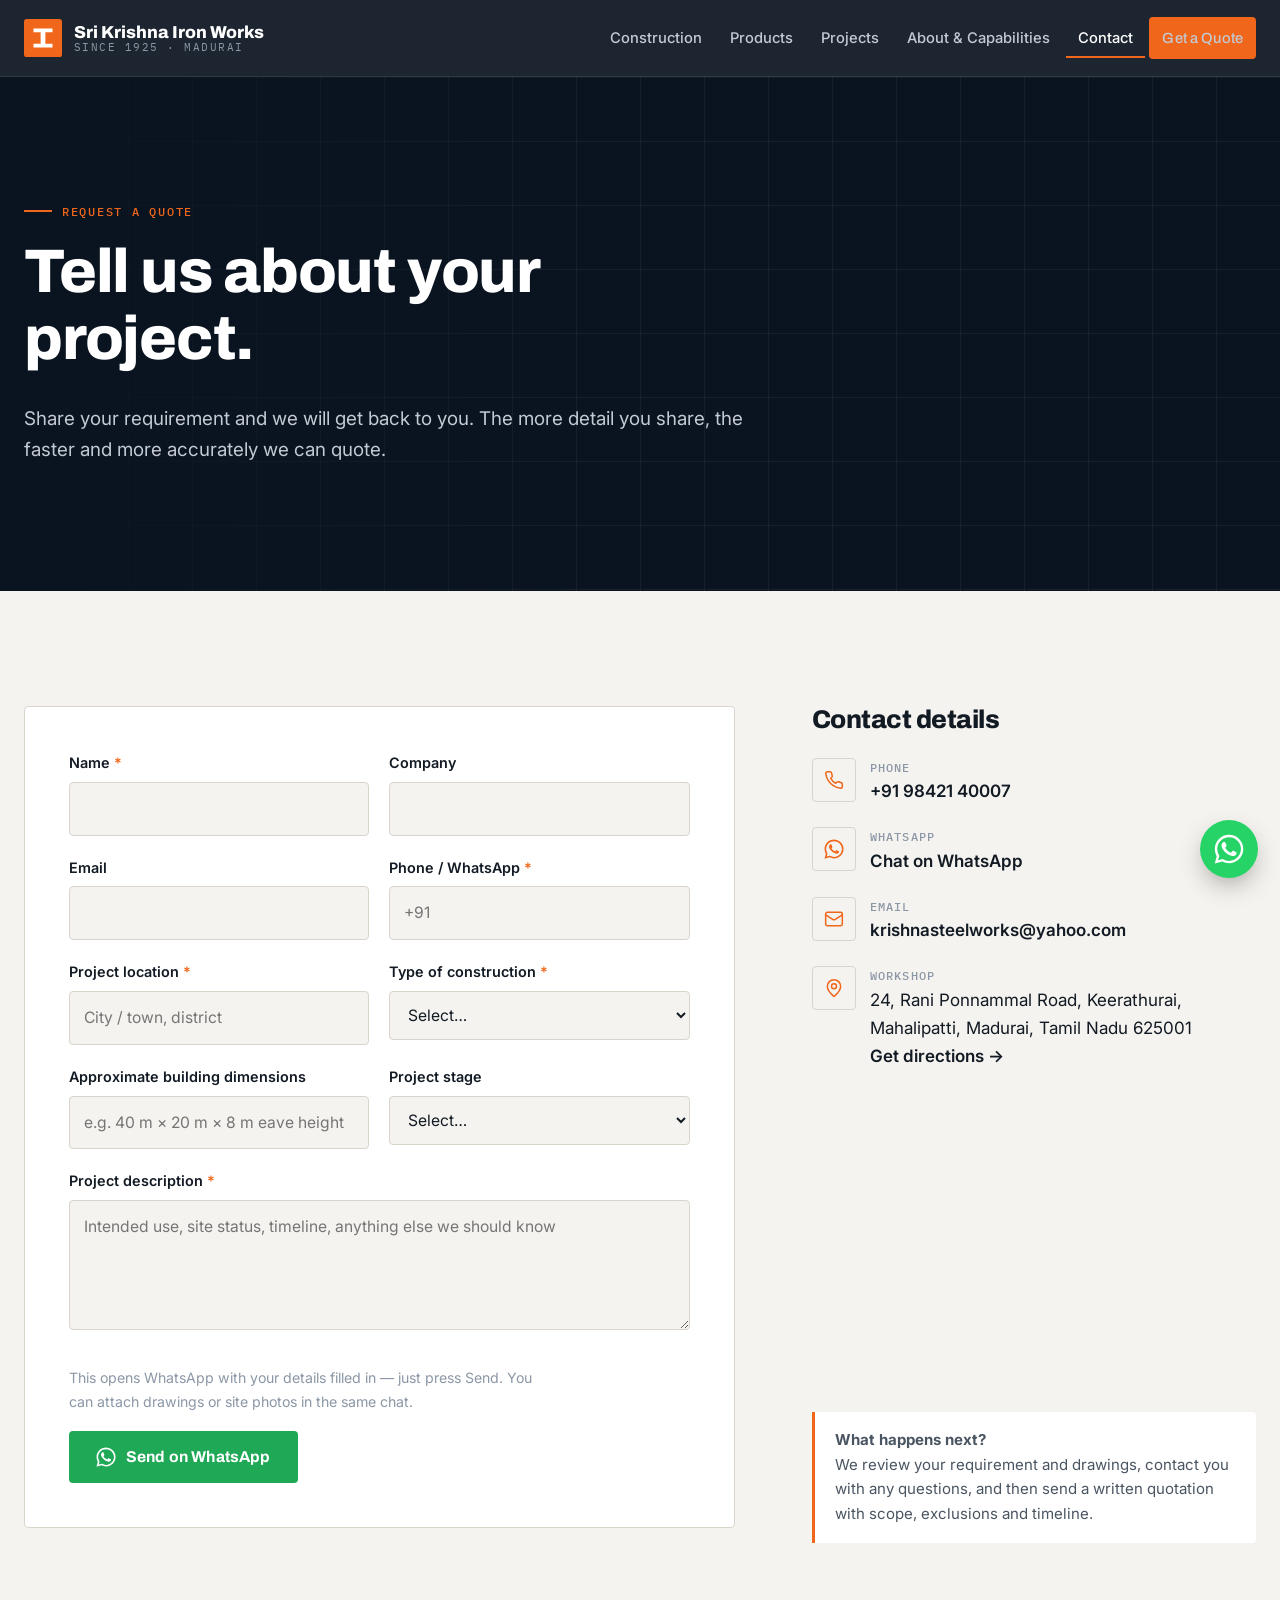
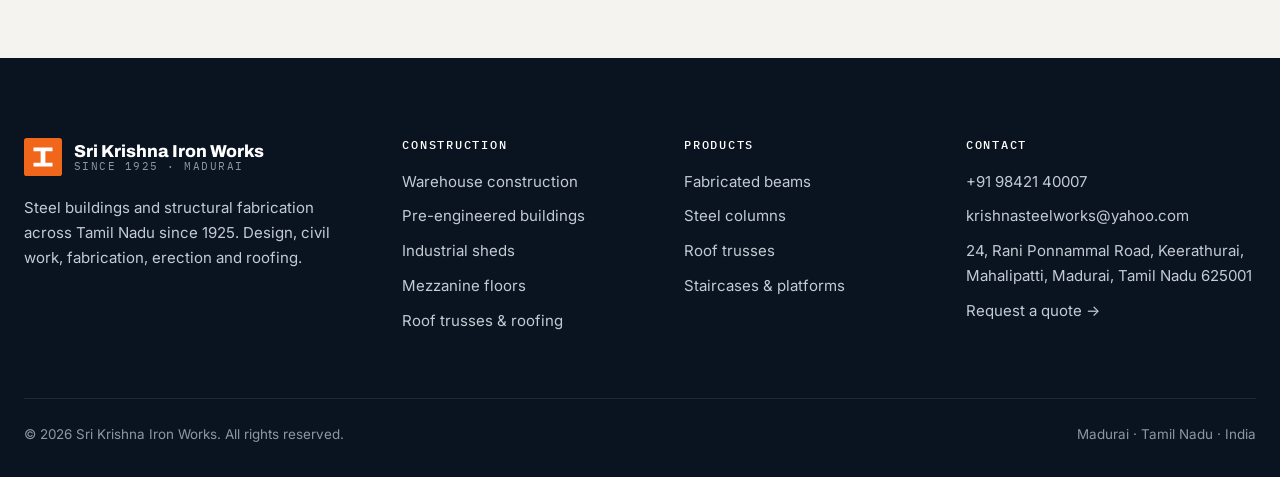
<file: contact.html>
<!doctype html>
<html lang="en">
<head>
<meta charset="utf-8">
<meta name="viewport" content="width=device-width, initial-scale=1">
<title>Contact Sri Krishna Iron Works, Madurai | Steel Fabrication Quote</title>
<meta name="description" content="Request a quote from Sri Krishna Iron Works for warehouse construction, PEB buildings, industrial sheds, roofing and steel fabrication in Madurai and across Tamil Nadu.">
<link rel="canonical" href="https://srikrishnaironworks.com/contact">
<meta property="og:type" content="website">
<meta property="og:title" content="Contact Sri Krishna Iron Works, Madurai | Steel Fabrication Quote">
<meta property="og:description" content="Request a quote from Sri Krishna Iron Works for warehouse construction, PEB buildings, industrial sheds, roofing and steel fabrication in Madurai and across Tamil Nadu.">
<meta property="og:url" content="https://srikrishnaironworks.com/contact">
<meta property="og:image" content="https://srikrishnaironworks.com/img/og-image.jpg">
<meta name="twitter:card" content="summary_large_image">
<meta name="theme-color" content="#0a1420">
<link rel="icon" href="/img/favicon.svg" type="image/svg+xml">
<link rel="preconnect" href="https://fonts.googleapis.com">
<link rel="preconnect" href="https://fonts.gstatic.com" crossorigin>
<link rel="stylesheet" href="https://fonts.googleapis.com/css2?family=Archivo:wght@700;800&family=IBM+Plex+Mono:wght@400;500&family=Inter:wght@400;500;600&display=swap">
<link rel="stylesheet" href="/css/styles.css">
<script type="application/ld+json">{"@context": "https://schema.org", "@type": "GeneralContractor", "name": "Sri Krishna Iron Works", "alternateName": ["Sri Krishna Iron Works Madurai", "Krishna Iron Works Madurai"], "description": "Steel fabricators in Madurai since 1925 with 1000+ projects: warehouse construction, PEB buildings, industrial sheds, roof trusses and roofing sheets, mezzanine floors, steel staircases and platforms, canopies and structural steel fabrication across Tamil Nadu.", "image": "https://srikrishnaironworks.com/img/og-image.jpg", "logo": "https://srikrishnaironworks.com/img/favicon.svg", "priceRange": "On request", "knowsAbout": ["Structural steel fabrication", "Pre-engineered buildings", "Warehouse construction", "Industrial shed construction", "Roof trusses", "Roofing sheets", "Mezzanine floors", "Steel staircases", "Steel canopies"], "hasOfferCatalog": {"@type": "OfferCatalog", "name": "Steel construction services", "itemListElement": [{"@type": "Offer", "itemOffered": {"@type": "Service", "name": "Warehouse construction", "areaServed": "Tamil Nadu"}}, {"@type": "Offer", "itemOffered": {"@type": "Service", "name": "Pre-engineered buildings (PEB)", "areaServed": "Tamil Nadu"}}, {"@type": "Offer", "itemOffered": {"@type": "Service", "name": "Factory and industrial sheds", "areaServed": "Tamil Nadu"}}, {"@type": "Offer", "itemOffered": {"@type": "Service", "name": "Structural steel fabrication", "areaServed": "Tamil Nadu"}}, {"@type": "Offer", "itemOffered": {"@type": "Service", "name": "Roof trusses and roofing sheets", "areaServed": "Tamil Nadu"}}, {"@type": "Offer", "itemOffered": {"@type": "Service", "name": "Mezzanine floors", "areaServed": "Tamil Nadu"}}, {"@type": "Offer", "itemOffered": {"@type": "Service", "name": "Steel platforms and staircases", "areaServed": "Tamil Nadu"}}, {"@type": "Offer", "itemOffered": {"@type": "Service", "name": "Steel canopies", "areaServed": "Tamil Nadu"}}]}, "url": "https://srikrishnaironworks.com", "telephone": "+91-9842140007", "email": "krishnasteelworks@yahoo.com", "foundingDate": "1925", "founder": [{"@type": "Person", "name": "Ram Kumar K K"}, {"@type": "Person", "name": "Raj Kumar K K"}, {"@type": "Person", "name": "Sanjay Kumar K K R"}], "address": {"@type": "PostalAddress", "streetAddress": "24, Rani Ponnammal Road, Keerathurai, Mahalipatti", "addressLocality": "Madurai", "addressRegion": "Tamil Nadu", "postalCode": "625001", "addressCountry": "IN"}, "hasMap": "https://www.google.com/maps/search/?api=1&query=Sri+Krishna+Iron+Works+24+Rani+Ponnammal+Road+Keerathurai+Madurai+625001", "areaServed": [{"@type": "City", "name": "Madurai"}, {"@type": "City", "name": "Chennai"}, {"@type": "City", "name": "Tiruchirappalli"}, {"@type": "City", "name": "Tirunelveli"}, {"@type": "City", "name": "Sivakasi"}, {"@type": "City", "name": "Dindigul"}, {"@type": "State", "name": "Tamil Nadu"}]}</script>
</head>
<body>
<a class="skip-link" href="#main">Skip to content</a>
<header class="site-header">
  <nav class="container nav" aria-label="Main">
    <a class="brand" href="/" aria-label="Sri Krishna Iron Works home"><svg class="brand-mark" viewBox="0 0 40 40" aria-hidden="true"><rect width="40" height="40" rx="3" fill="#f0661a"/><path d="M10 10h20v4h-7.5v12H30v4H10v-4h7.5V14H10z" fill="#fff"/></svg><span class="brand-name">Sri Krishna Iron Works<small>Since 1925 · Madurai</small></span></a>
    <button class="menu-toggle" aria-expanded="false" aria-controls="nav-links" aria-label="Open menu"><svg viewBox="0 0 24 24" fill="none" stroke="currentColor" stroke-width="1.8" stroke-linecap="round" stroke-linejoin="round" aria-hidden="true"><path d="M4 6h16M4 12h16M4 18h16"/></svg></button>
    <ul class="nav-links" id="nav-links">
      <li><a href="/construction">Construction</a></li><li><a href="/products">Products</a></li><li><a href="/projects">Projects</a></li><li><a href="/about">About & Capabilities</a></li><li><a href="/contact" aria-current="page">Contact</a></li>
      <li class="nav-cta-item"><a class="btn btn-primary nav-cta" href="/contact">Get a Quote</a></li>
    </ul>
  </nav>
</header>
<main id="main">
<section class="hero page-hero">
  <div class="container hero-grid" style="grid-template-columns:1fr">
    <div>
      <div class="eyebrow">Request a quote</div>
      <h1>Tell us about your project.</h1>
      <p class="lead">Share your requirement and we will get back to you. The more detail you share, the faster and more accurately we can quote.</p>
      
    </div>
  </div>
</section>

<section class="section" aria-label="Enquiry forms">
  <div class="container split top contact-split">
    <div>
      <form class="form" data-enquiry="quote">
  <div class="form-grid">
    <div class="field"><label for="name">Name <span class="req" aria-hidden="true">*</span></label><input id="name" name="name" type="text" placeholder="" required autocomplete="name"></div>
    <div class="field"><label for="company">Company</label><input id="company" name="company" type="text" placeholder="" autocomplete="organization"></div>
    <div class="field"><label for="email">Email</label><input id="email" name="email" type="email" placeholder="" autocomplete="email"></div>
    <div class="field"><label for="phone">Phone / WhatsApp <span class="req" aria-hidden="true">*</span></label><input id="phone" name="phone" type="tel" placeholder="+91" required autocomplete="tel"></div>
    <div class="field"><label for="project-location">Project location <span class="req" aria-hidden="true">*</span></label><input id="project-location" name="project_location" type="text" placeholder="City / town, district" required></div>
    <div class="field"><label for="construction-type">Type of construction <span class="req" aria-hidden="true">*</span></label><select id="construction-type" name="construction_type" required><option value="">Select…</option><option>Warehouse</option><option>Pre-engineered building (PEB)</option><option>Factory / industrial shed</option><option>Structural steel fabrication only</option><option>Roof trusses / roofing</option><option>Mezzanine floor</option><option>Platforms / staircases</option><option>Other</option></select></div>
    <div class="field"><label for="dimensions">Approximate building dimensions</label><input id="dimensions" name="dimensions" type="text" placeholder="e.g. 40 m × 20 m × 8 m eave height"></div>
    <div class="field"><label for="project-stage">Project stage</label><select id="project-stage" name="project_stage"><option value="">Select…</option><option>Just exploring</option><option>Budget estimate needed</option><option>Drawings ready</option><option>Ready to start</option><option>Other</option></select></div>
    <div class="field full"><label for="description">Project description <span class="req" aria-hidden="true">*</span></label><textarea id="description" name="description" placeholder="Intended use, site status, timeline, anything else we should know" required></textarea></div>
  </div>
  <div class="form-footer">
    <small>This opens WhatsApp with your details filled in — just press Send. You can attach drawings or site photos in the same chat.</small>
    <button class="btn btn-primary" type="submit" style="background:#1fa855"><svg style="width:20px;height:20px" viewBox="0 0 24 24" fill="currentColor" aria-hidden="true"><path d="M17.47 14.38c-.3-.15-1.76-.87-2.03-.97-.27-.1-.47-.15-.67.15-.2.3-.77.97-.94 1.17-.17.2-.35.22-.64.07-.3-.15-1.26-.46-2.4-1.48-.89-.79-1.49-1.77-1.66-2.07-.17-.3-.02-.46.13-.6.13-.13.3-.35.45-.52.15-.17.2-.3.3-.5.1-.2.05-.37-.02-.52-.08-.15-.67-1.62-.92-2.22-.24-.58-.49-.5-.67-.51h-.57c-.2 0-.52.07-.79.37-.27.3-1.04 1.02-1.04 2.48s1.07 2.88 1.21 3.08c.15.2 2.1 3.2 5.08 4.49.71.3 1.26.49 1.7.63.71.22 1.36.19 1.87.12.57-.09 1.76-.72 2-1.41.25-.7.25-1.29.17-1.41-.07-.12-.27-.2-.57-.35zM12.05 21.5h-.01a9.45 9.45 0 0 1-4.82-1.32l-.35-.2-3.58.94.96-3.49-.23-.36a9.44 9.44 0 0 1-1.45-5.03c0-5.22 4.25-9.47 9.48-9.47a9.4 9.4 0 0 1 6.7 2.78 9.4 9.4 0 0 1 2.77 6.7c0 5.22-4.25 9.47-9.47 9.47zm8.06-17.53A11.33 11.33 0 0 0 12.05.63C5.77.63.66 5.74.66 12.02c0 2 .52 3.96 1.52 5.69L.57 23.6l6.04-1.58a11.4 11.4 0 0 0 5.44 1.39h.01c6.28 0 11.39-5.11 11.39-11.39 0-3.04-1.19-5.9-3.34-8.05z"/></svg> Send on WhatsApp</button>
  </div>
  <div class="form-status" role="status" aria-live="polite"></div>
</form>
    </div>
    <aside>
      <h2 style="font-size:1.6rem">Contact details</h2>
      <ul class="contact-list" style="margin:24px 0 32px">
        <li><span class="icon"><svg viewBox="0 0 24 24" fill="none" stroke="currentColor" stroke-width="1.8" stroke-linecap="round" stroke-linejoin="round" aria-hidden="true"><path d="M22 16.92v3a2 2 0 0 1-2.18 2 19.79 19.79 0 0 1-8.63-3.07 19.5 19.5 0 0 1-6-6 19.79 19.79 0 0 1-3.07-8.67A2 2 0 0 1 4.11 2h3a2 2 0 0 1 2 1.72 12.84 12.84 0 0 0 .7 2.81 2 2 0 0 1-.45 2.11L8.09 9.91a16 16 0 0 0 6 6l1.27-1.27a2 2 0 0 1 2.11-.45 12.84 12.84 0 0 0 2.81.7A2 2 0 0 1 22 16.92z"/></svg></span><div><strong>Phone</strong><a data-site="phone" href="tel:+919842140007">+91 98421 40007</a></div></li>
        <li><span class="icon"><svg style="width:20px;height:20px" viewBox="0 0 24 24" fill="currentColor" aria-hidden="true"><path d="M17.47 14.38c-.3-.15-1.76-.87-2.03-.97-.27-.1-.47-.15-.67.15-.2.3-.77.97-.94 1.17-.17.2-.35.22-.64.07-.3-.15-1.26-.46-2.4-1.48-.89-.79-1.49-1.77-1.66-2.07-.17-.3-.02-.46.13-.6.13-.13.3-.35.45-.52.15-.17.2-.3.3-.5.1-.2.05-.37-.02-.52-.08-.15-.67-1.62-.92-2.22-.24-.58-.49-.5-.67-.51h-.57c-.2 0-.52.07-.79.37-.27.3-1.04 1.02-1.04 2.48s1.07 2.88 1.21 3.08c.15.2 2.1 3.2 5.08 4.49.71.3 1.26.49 1.7.63.71.22 1.36.19 1.87.12.57-.09 1.76-.72 2-1.41.25-.7.25-1.29.17-1.41-.07-.12-.27-.2-.57-.35zM12.05 21.5h-.01a9.45 9.45 0 0 1-4.82-1.32l-.35-.2-3.58.94.96-3.49-.23-.36a9.44 9.44 0 0 1-1.45-5.03c0-5.22 4.25-9.47 9.48-9.47a9.4 9.4 0 0 1 6.7 2.78 9.4 9.4 0 0 1 2.77 6.7c0 5.22-4.25 9.47-9.47 9.47zm8.06-17.53A11.33 11.33 0 0 0 12.05.63C5.77.63.66 5.74.66 12.02c0 2 .52 3.96 1.52 5.69L.57 23.6l6.04-1.58a11.4 11.4 0 0 0 5.44 1.39h.01c6.28 0 11.39-5.11 11.39-11.39 0-3.04-1.19-5.9-3.34-8.05z"/></svg></span><div><strong>WhatsApp</strong><a data-site="whatsapp" target="_blank" rel="noopener" href="https://wa.me/919842140007">Chat on WhatsApp</a></div></li>
        <li><span class="icon"><svg viewBox="0 0 24 24" fill="none" stroke="currentColor" stroke-width="1.8" stroke-linecap="round" stroke-linejoin="round" aria-hidden="true"><rect width="20" height="16" x="2" y="4" rx="2"/><path d="m22 7-8.97 5.7a1.94 1.94 0 0 1-2.06 0L2 7"/></svg></span><div><strong>Email</strong><a data-site="email" href="mailto:krishnasteelworks@yahoo.com">krishnasteelworks@yahoo.com</a></div></li>
                <li><span class="icon"><svg viewBox="0 0 24 24" fill="none" stroke="currentColor" stroke-width="1.8" stroke-linecap="round" stroke-linejoin="round" aria-hidden="true"><path d="M20 10c0 4.993-5.539 10.193-7.399 11.799a1 1 0 0 1-1.202 0C9.539 20.193 4 14.993 4 10a8 8 0 0 1 16 0"/><circle cx="12" cy="10" r="3"/></svg></span><div><strong>Workshop</strong><span data-site="address">24, Rani Ponnammal Road, Keerathurai, Mahalipatti, Madurai, Tamil Nadu 625001</span><br><a href="https://www.google.com/maps/dir/?api=1&amp;destination=Sri+Krishna+Iron+Works+24+Rani+Ponnammal+Road+Keerathurai+Madurai+625001" target="_blank" rel="noopener">Get directions →</a></div></li>
        <li><span class="icon"><svg viewBox="0 0 24 24" fill="none" stroke="currentColor" stroke-width="1.8" stroke-linecap="round" stroke-linejoin="round" aria-hidden="true"><circle cx="12" cy="12" r="10"/><path d="M12 6v6l4 2"/></svg></span><div><strong>Business hours</strong><span data-site="hours"></span></div></li>
      </ul>
      <div data-site="map"></div>
      <div class="notice" style="margin-top:24px"><strong>What happens next?</strong><br>We review your requirement and drawings, contact you with any questions, and then send a written quotation with scope, exclusions and timeline.</div>
    </aside>
  </div>
</section>
</main>
<footer class="site-footer">
  <div class="container">
    <div class="footer-grid">
      <div>
        <a class="brand" href="/"><svg class="brand-mark" viewBox="0 0 40 40" aria-hidden="true"><rect width="40" height="40" rx="3" fill="#f0661a"/><path d="M10 10h20v4h-7.5v12H30v4H10v-4h7.5V14H10z" fill="#fff"/></svg><span class="brand-name" style="color:#fff">Sri Krishna Iron Works<small>Since 1925 · Madurai</small></span></a>
        <p style="margin-top:20px;max-width:34ch">Steel buildings and structural fabrication across Tamil Nadu since 1925. Design, civil work, fabrication, erection and roofing.</p>
      </div>
      <div>
        <h4>Construction</h4>
        <ul>
          <li><a href="/construction#warehouse">Warehouse construction</a></li>
          <li><a href="/construction#peb">Pre-engineered buildings</a></li>
          <li><a href="/construction#sheds">Industrial sheds</a></li>
          <li><a href="/construction#mezzanine">Mezzanine floors</a></li>
          <li><a href="/construction#roofing">Roof trusses &amp; roofing</a></li>
        </ul>
      </div>
      <div>
        <h4>Products</h4>
        <ul>
          <li><a href="/products#beams">Fabricated beams</a></li>
          <li><a href="/products#columns">Steel columns</a></li>
          <li><a href="/products#trusses">Roof trusses</a></li>
          <li><a href="/products#stairs">Staircases &amp; platforms</a></li>
        </ul>
      </div>
      <div>
        <h4>Contact</h4>
        <ul>
          <li><a data-site="phone" href="tel:+919842140007">+91 98421 40007</a></li>
          <li><a data-site="email" href="mailto:krishnasteelworks@yahoo.com">krishnasteelworks@yahoo.com</a></li>
          <li><span data-site="address">24, Rani Ponnammal Road, Keerathurai, Madurai 625001</span></li>
          <li><a href="/contact">Request a quote →</a></li>
        </ul>
      </div>
    </div>
    <div class="footer-bottom">
      <span>© <span data-year></span> Sri Krishna Iron Works. All rights reserved.</span>
      <span>Madurai · Tamil Nadu · India</span>
    </div>
  </div>
</footer>
<a class="wa-float" data-site="whatsapp" href="https://wa.me/919842140007" target="_blank" rel="noopener" aria-label="Chat on WhatsApp"><svg viewBox="0 0 24 24" fill="currentColor" aria-hidden="true"><path d="M17.47 14.38c-.3-.15-1.76-.87-2.03-.97-.27-.1-.47-.15-.67.15-.2.3-.77.97-.94 1.17-.17.2-.35.22-.64.07-.3-.15-1.26-.46-2.4-1.48-.89-.79-1.49-1.77-1.66-2.07-.17-.3-.02-.46.13-.6.13-.13.3-.35.45-.52.15-.17.2-.3.3-.5.1-.2.05-.37-.02-.52-.08-.15-.67-1.62-.92-2.22-.24-.58-.49-.5-.67-.51h-.57c-.2 0-.52.07-.79.37-.27.3-1.04 1.02-1.04 2.48s1.07 2.88 1.21 3.08c.15.2 2.1 3.2 5.08 4.49.71.3 1.26.49 1.7.63.71.22 1.36.19 1.87.12.57-.09 1.76-.72 2-1.41.25-.7.25-1.29.17-1.41-.07-.12-.27-.2-.57-.35zM12.05 21.5h-.01a9.45 9.45 0 0 1-4.82-1.32l-.35-.2-3.58.94.96-3.49-.23-.36a9.44 9.44 0 0 1-1.45-5.03c0-5.22 4.25-9.47 9.48-9.47a9.4 9.4 0 0 1 6.7 2.78 9.4 9.4 0 0 1 2.77 6.7c0 5.22-4.25 9.47-9.47 9.47zm8.06-17.53A11.33 11.33 0 0 0 12.05.63C5.77.63.66 5.74.66 12.02c0 2 .52 3.96 1.52 5.69L.57 23.6l6.04-1.58a11.4 11.4 0 0 0 5.44 1.39h.01c6.28 0 11.39-5.11 11.39-11.39 0-3.04-1.19-5.9-3.34-8.05z"/></svg></a>
<script src="/js/config.js"></script>
<script src="/js/projects-data.js"></script>
<script src="/js/main.js"></script>
</body>
</html>
</file>
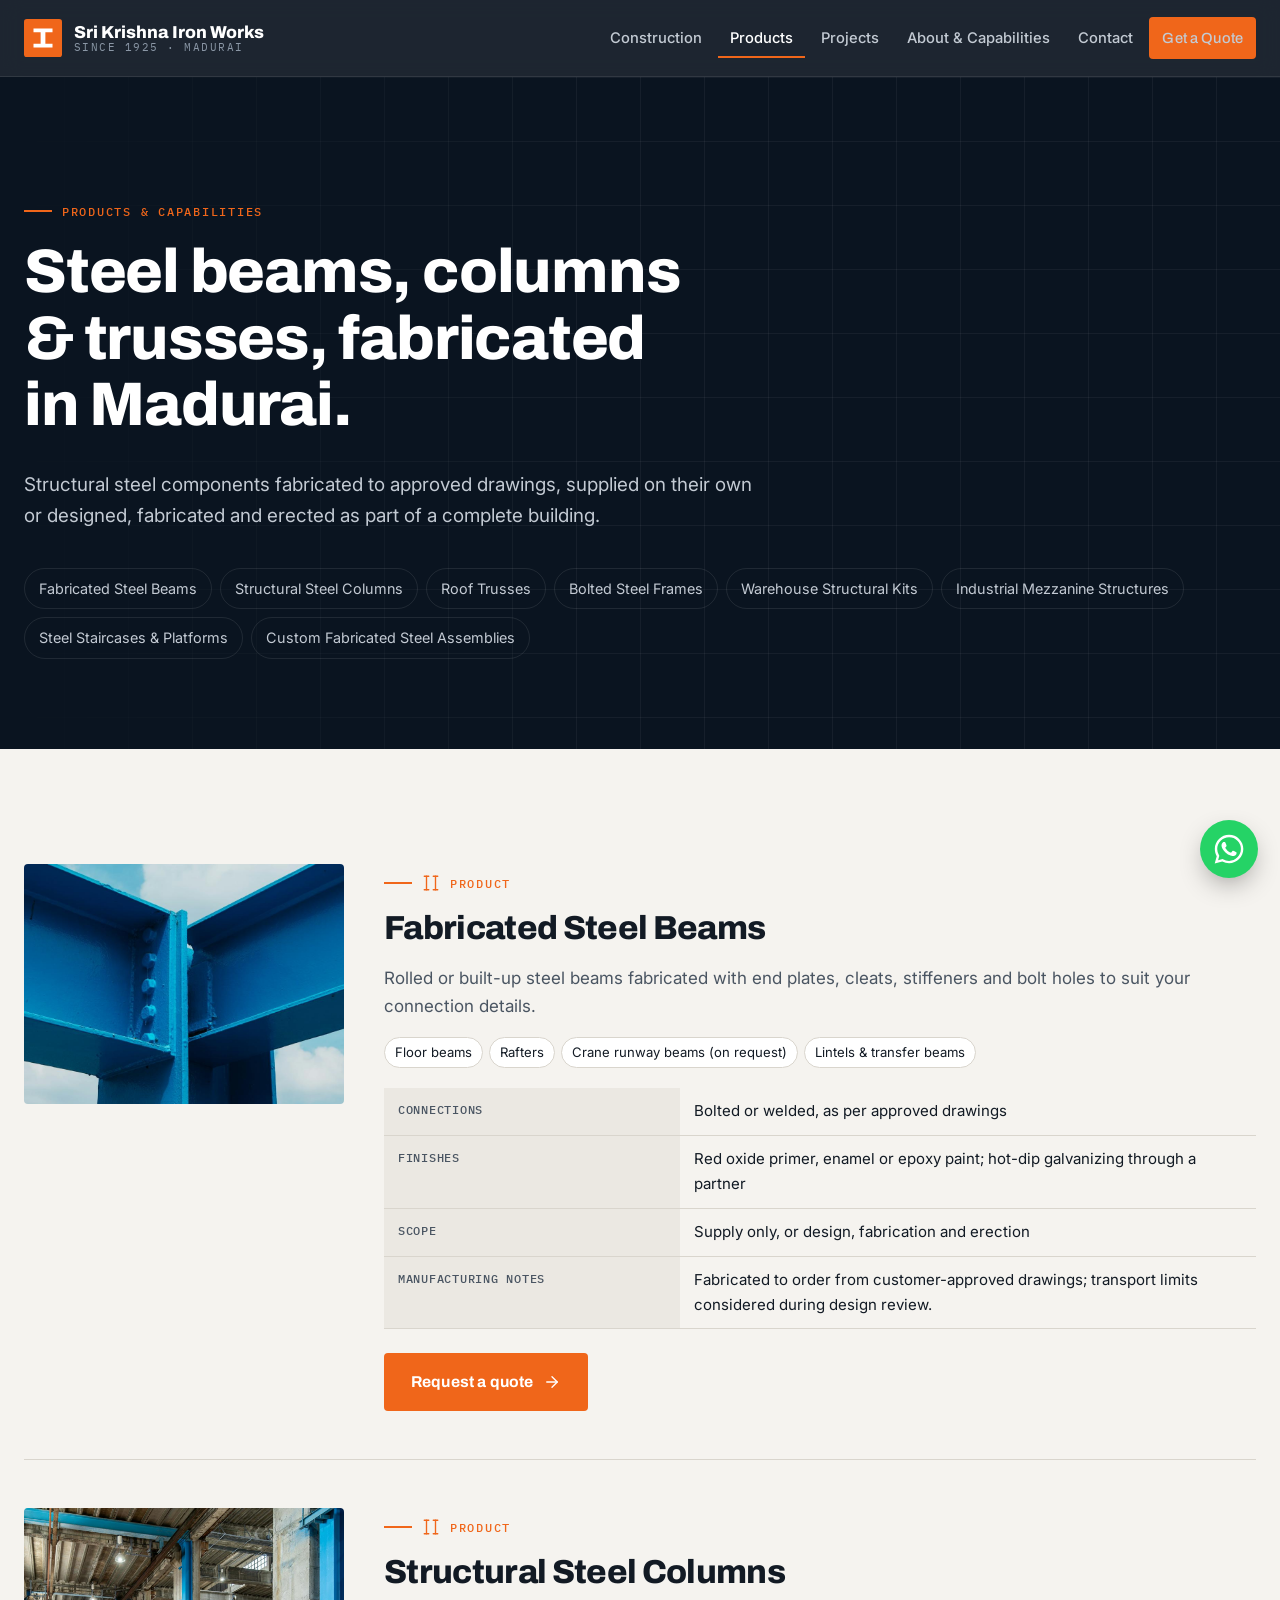
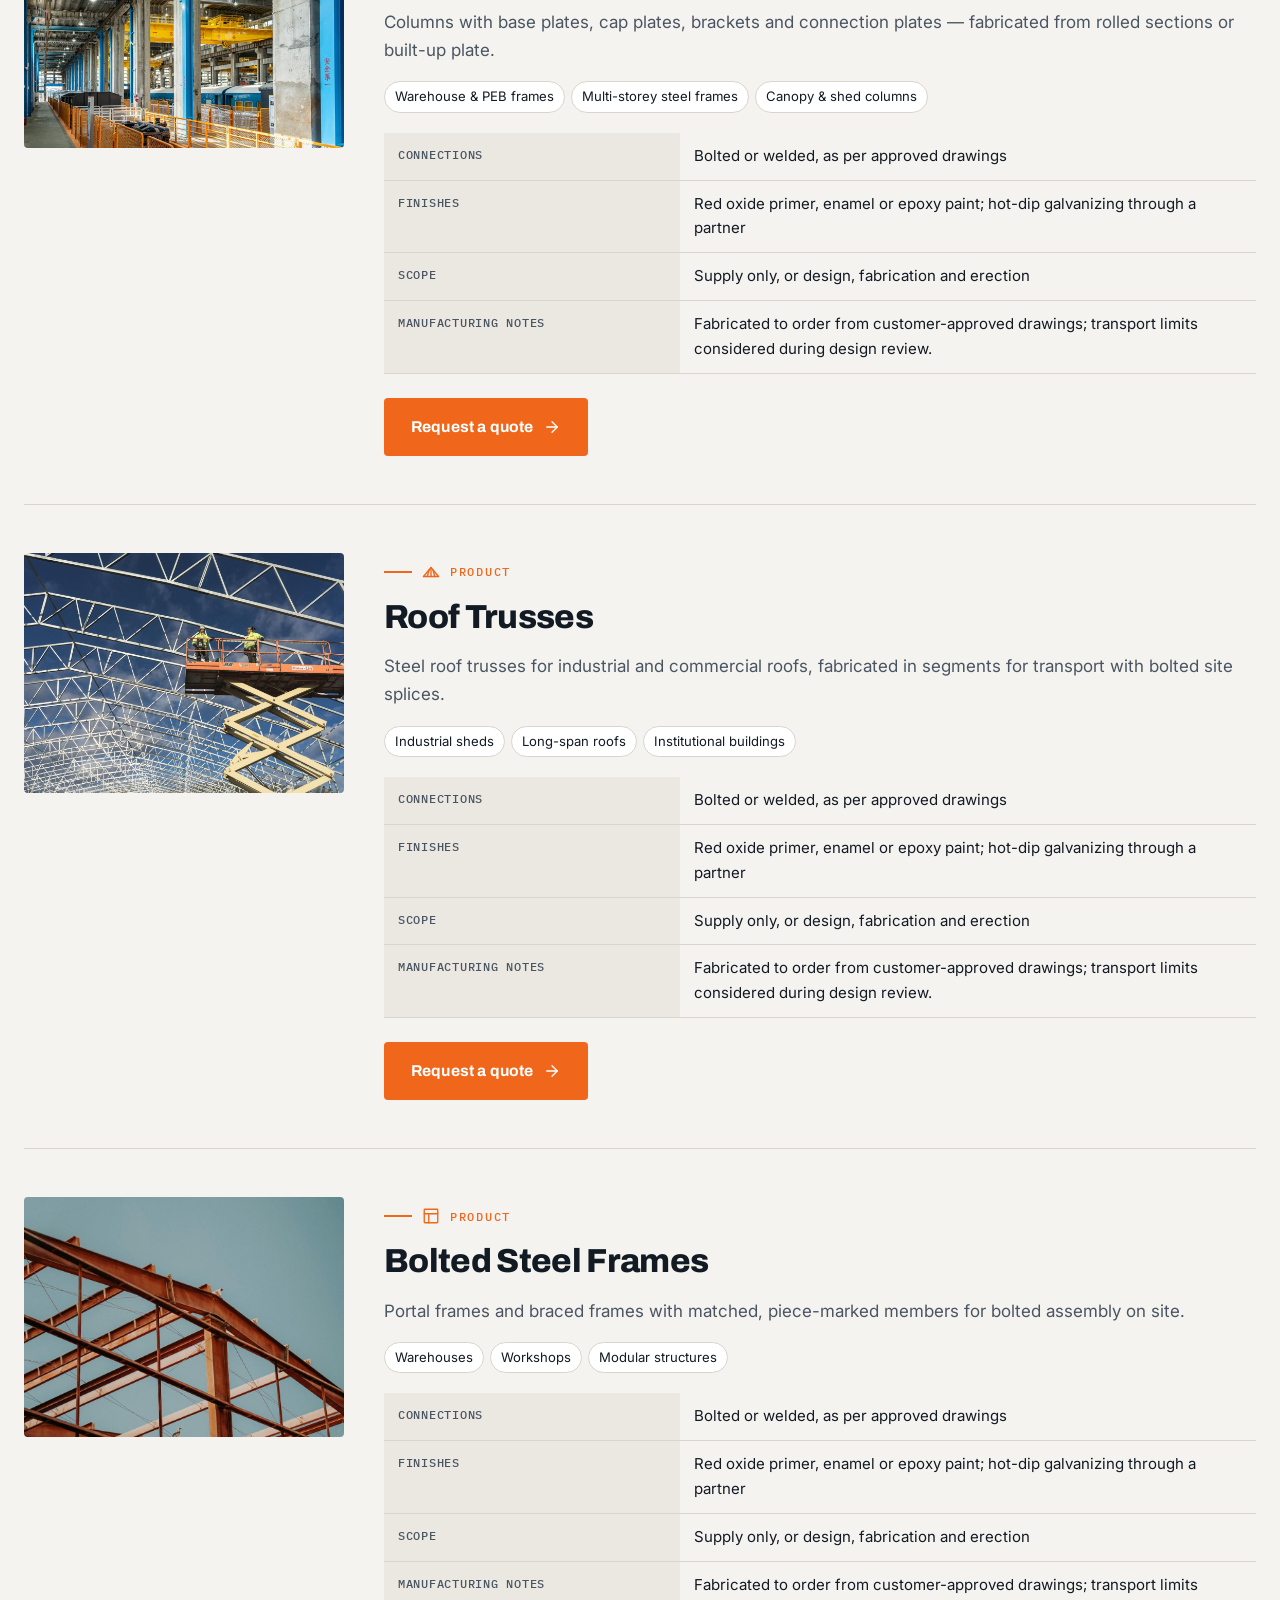
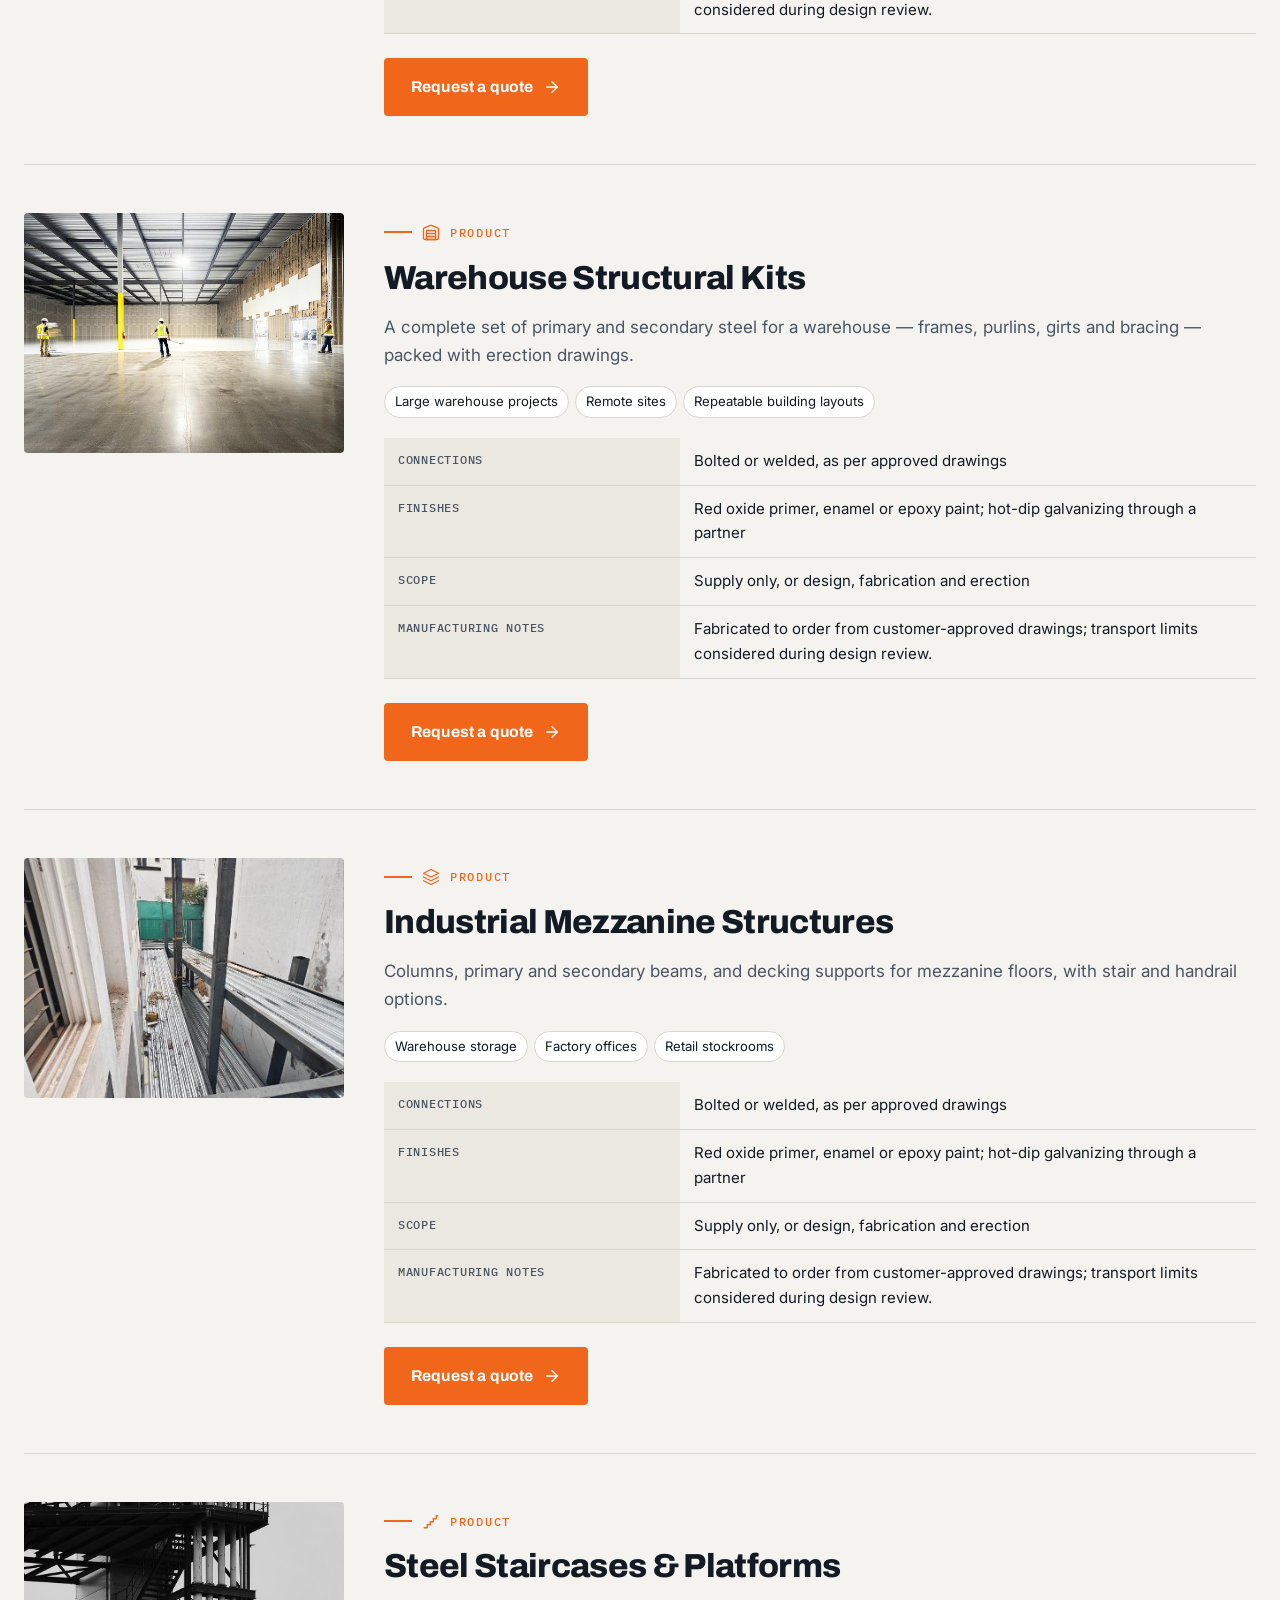
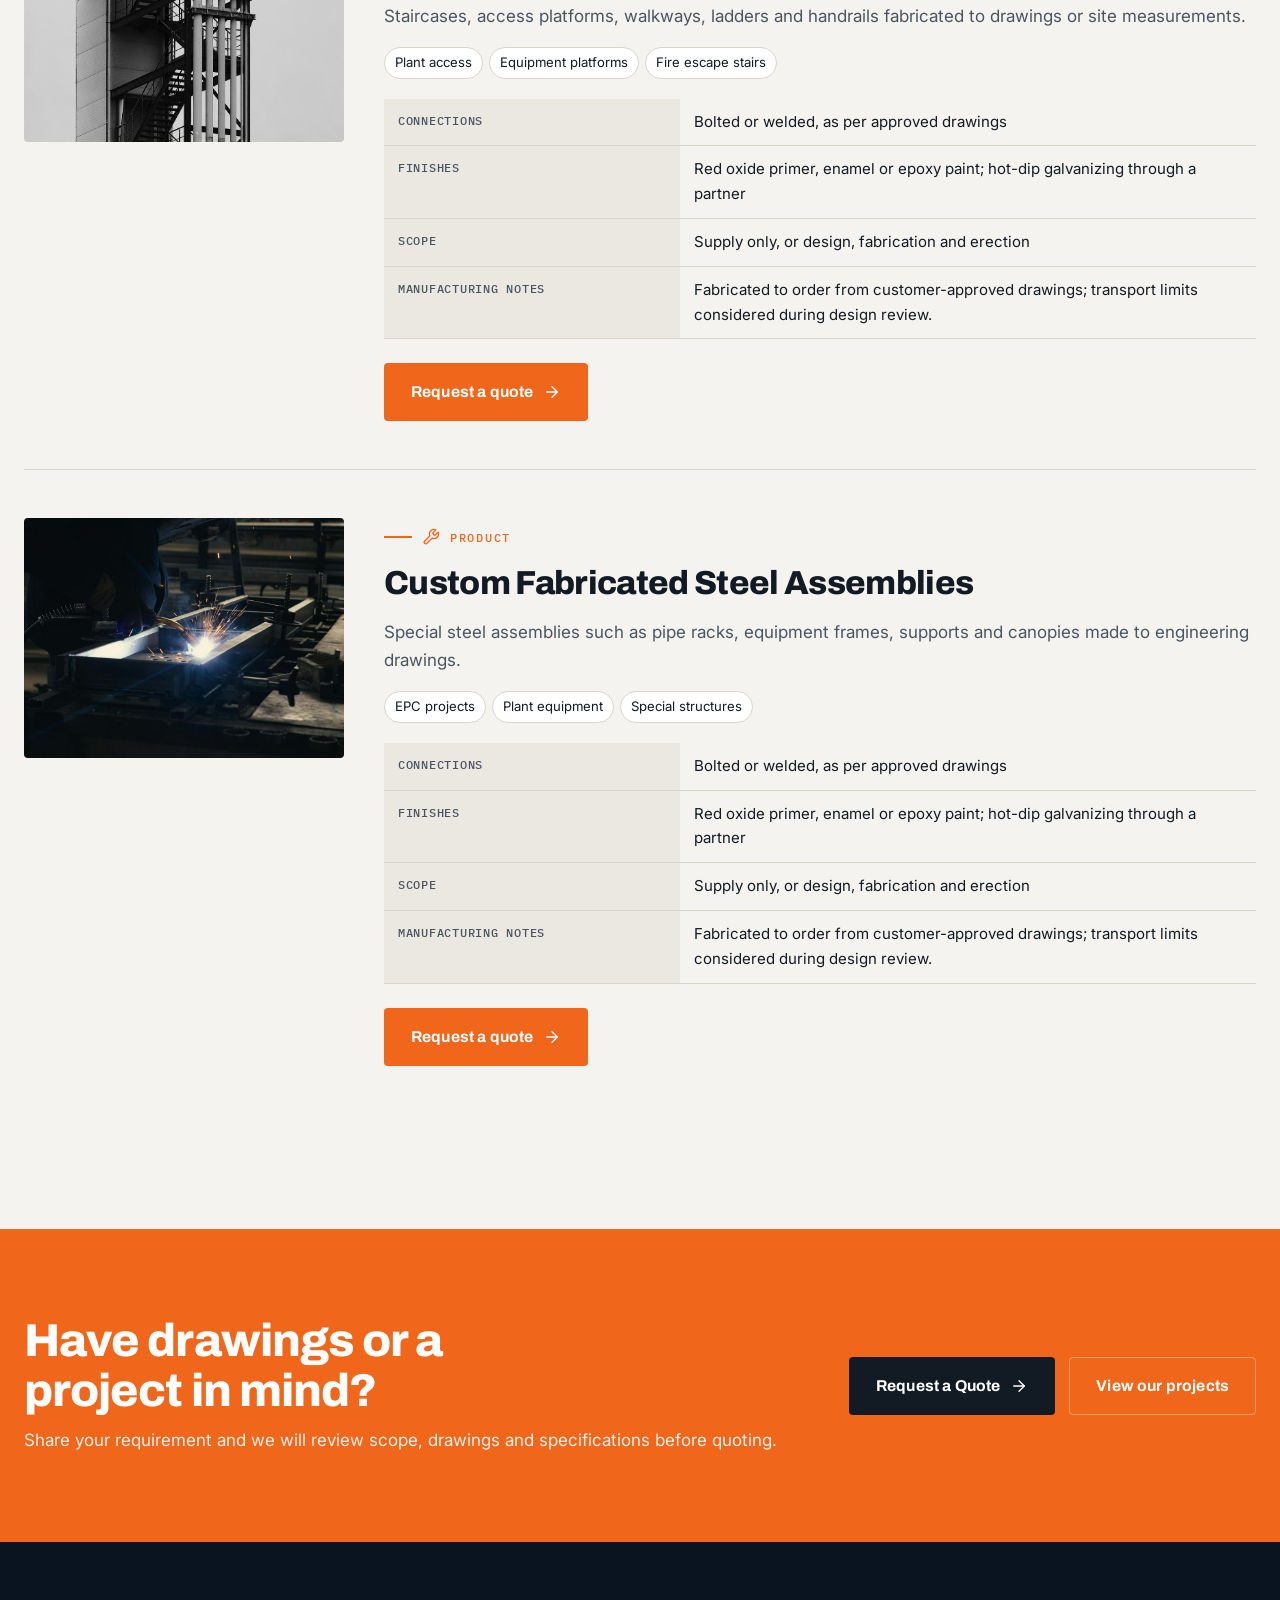
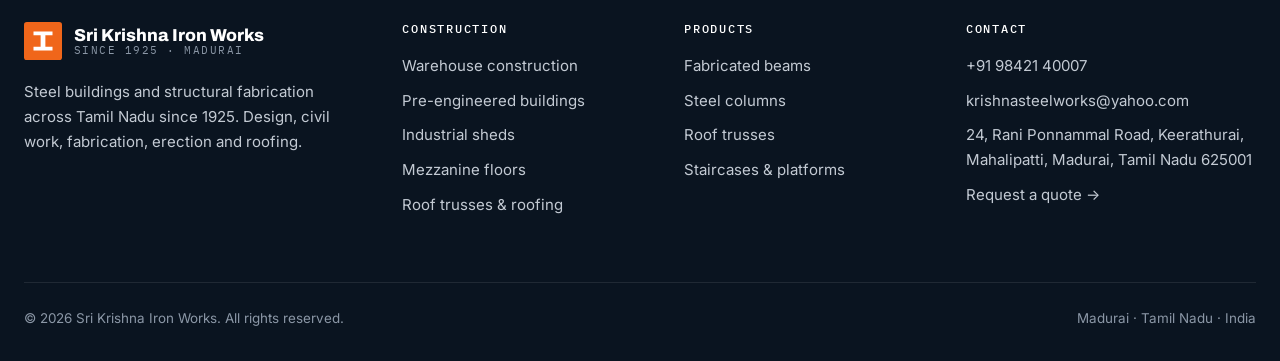
<file: products.html>
<!doctype html>
<html lang="en">
<head>
<meta charset="utf-8">
<meta name="viewport" content="width=device-width, initial-scale=1">
<title>Steel Beam, Column & Truss Fabrication Madurai | Sri Krishna Iron Works</title>
<meta name="description" content="Fabricated steel beams, structural columns, roof trusses, bolted frames, warehouse structural kits, mezzanine structures, staircases and custom steel assemblies made to order in Madurai.">
<link rel="canonical" href="https://srikrishnaironworks.com/products">
<meta property="og:type" content="website">
<meta property="og:title" content="Steel Beam, Column & Truss Fabrication Madurai | Sri Krishna Iron Works">
<meta property="og:description" content="Fabricated steel beams, structural columns, roof trusses, bolted frames, warehouse structural kits, mezzanine structures, staircases and custom steel assemblies made to order in Madurai.">
<meta property="og:url" content="https://srikrishnaironworks.com/products">
<meta property="og:image" content="https://srikrishnaironworks.com/img/og-image.jpg">
<meta name="twitter:card" content="summary_large_image">
<meta name="theme-color" content="#0a1420">
<link rel="icon" href="/img/favicon.svg" type="image/svg+xml">
<link rel="preconnect" href="https://fonts.googleapis.com">
<link rel="preconnect" href="https://fonts.gstatic.com" crossorigin>
<link rel="stylesheet" href="https://fonts.googleapis.com/css2?family=Archivo:wght@700;800&family=IBM+Plex+Mono:wght@400;500&family=Inter:wght@400;500;600&display=swap">
<link rel="stylesheet" href="/css/styles.css">
</head>
<body>
<a class="skip-link" href="#main">Skip to content</a>
<header class="site-header">
  <nav class="container nav" aria-label="Main">
    <a class="brand" href="/" aria-label="Sri Krishna Iron Works home"><svg class="brand-mark" viewBox="0 0 40 40" aria-hidden="true"><rect width="40" height="40" rx="3" fill="#f0661a"/><path d="M10 10h20v4h-7.5v12H30v4H10v-4h7.5V14H10z" fill="#fff"/></svg><span class="brand-name">Sri Krishna Iron Works<small>Since 1925 · Madurai</small></span></a>
    <button class="menu-toggle" aria-expanded="false" aria-controls="nav-links" aria-label="Open menu"><svg viewBox="0 0 24 24" fill="none" stroke="currentColor" stroke-width="1.8" stroke-linecap="round" stroke-linejoin="round" aria-hidden="true"><path d="M4 6h16M4 12h16M4 18h16"/></svg></button>
    <ul class="nav-links" id="nav-links">
      <li><a href="/construction">Construction</a></li><li><a href="/products" aria-current="page">Products</a></li><li><a href="/projects">Projects</a></li><li><a href="/about">About & Capabilities</a></li><li><a href="/contact">Contact</a></li>
      <li class="nav-cta-item"><a class="btn btn-primary nav-cta" href="/contact">Get a Quote</a></li>
    </ul>
  </nav>
</header>
<main id="main">
<section class="hero page-hero">
  <div class="container hero-grid" style="grid-template-columns:1fr">
    <div>
      <div class="eyebrow">Products &amp; capabilities</div>
      <h1>Steel beams, columns &amp; trusses, fabricated in Madurai.</h1>
      <p class="lead">Structural steel components fabricated to approved drawings, supplied on their own or designed, fabricated and erected as part of a complete building.</p>
      <div class="toc"><a href="#beams">Fabricated Steel Beams</a><a href="#columns">Structural Steel Columns</a><a href="#trusses">Roof Trusses</a><a href="#frames">Bolted Steel Frames</a><a href="#kits">Warehouse Structural Kits</a><a href="#mezzanine">Industrial Mezzanine Structures</a><a href="#stairs">Steel Staircases &amp; Platforms</a><a href="#custom">Custom Fabricated Steel Assemblies</a></div>
    </div>
  </div>
</section>

<section class="section">
  <div class="container">
    <article class="product" id="beams">
      <div><img class="img-real " src="/img/stock/steel-beam-connection.jpg" alt="Fabricated Steel Beams" loading="lazy" width="1200" height="900"></div>
      <div>
        <div class="eyebrow"><svg style="width:18px;height:18px" viewBox="0 0 24 24" fill="none" stroke="currentColor" stroke-width="1.8" stroke-linecap="round" stroke-linejoin="round" aria-hidden="true"><path d="M6 3v18"/><path d="M18 3v18"/><path d="M3 3h6"/><path d="M15 3h6"/><path d="M3 21h6"/><path d="M15 21h6"/></svg> Product</div>
        <h2 style="font-size:clamp(1.6rem,2.6vw,2.2rem)">Fabricated Steel Beams</h2>
        <p class="muted">Rolled or built-up steel beams fabricated with end plates, cleats, stiffeners and bolt holes to suit your connection details.</p>
        <div class="tags"><span>Floor beams</span><span>Rafters</span><span>Crane runway beams (on request)</span><span>Lintels &amp; transfer beams</span></div>
        <table class="spec">
          <tr><th>Connections</th><td>Bolted or welded, as per approved drawings</td></tr>
          <tr><th>Finishes</th><td>Red oxide primer, enamel or epoxy paint; hot-dip galvanizing through a partner</td></tr>
          <tr><th>Scope</th><td>Supply only, or design, fabrication and erection</td></tr>
          <tr><th>Manufacturing notes</th><td>Fabricated to order from customer-approved drawings; transport limits considered during design review.</td></tr>
        </table>
        <div class="btn-row">
          <a class="btn btn-primary" href="/contact">Request a quote <svg viewBox="0 0 24 24" fill="none" stroke="currentColor" stroke-width="1.8" stroke-linecap="round" stroke-linejoin="round" aria-hidden="true"><path d="M5 12h14"/><path d="m12 5 7 7-7 7"/></svg></a>
        </div>
      </div>
    </article>
    <article class="product" id="columns">
      <div><img class="img-real " src="/img/stock/steel-columns-interior.jpg" alt="Structural Steel Columns" loading="lazy" width="1200" height="900"></div>
      <div>
        <div class="eyebrow"><svg style="width:18px;height:18px" viewBox="0 0 24 24" fill="none" stroke="currentColor" stroke-width="1.8" stroke-linecap="round" stroke-linejoin="round" aria-hidden="true"><path d="M6 3v18"/><path d="M18 3v18"/><path d="M3 3h6"/><path d="M15 3h6"/><path d="M3 21h6"/><path d="M15 21h6"/></svg> Product</div>
        <h2 style="font-size:clamp(1.6rem,2.6vw,2.2rem)">Structural Steel Columns</h2>
        <p class="muted">Columns with base plates, cap plates, brackets and connection plates — fabricated from rolled sections or built-up plate.</p>
        <div class="tags"><span>Warehouse &amp; PEB frames</span><span>Multi-storey steel frames</span><span>Canopy &amp; shed columns</span></div>
        <table class="spec">
          <tr><th>Connections</th><td>Bolted or welded, as per approved drawings</td></tr>
          <tr><th>Finishes</th><td>Red oxide primer, enamel or epoxy paint; hot-dip galvanizing through a partner</td></tr>
          <tr><th>Scope</th><td>Supply only, or design, fabrication and erection</td></tr>
          <tr><th>Manufacturing notes</th><td>Fabricated to order from customer-approved drawings; transport limits considered during design review.</td></tr>
        </table>
        <div class="btn-row">
          <a class="btn btn-primary" href="/contact">Request a quote <svg viewBox="0 0 24 24" fill="none" stroke="currentColor" stroke-width="1.8" stroke-linecap="round" stroke-linejoin="round" aria-hidden="true"><path d="M5 12h14"/><path d="m12 5 7 7-7 7"/></svg></a>
        </div>
      </div>
    </article>
    <article class="product" id="trusses">
      <div><img class="img-real " src="/img/stock/roof-truss-erection.jpg" alt="Roof Trusses" loading="lazy" width="1200" height="900"></div>
      <div>
        <div class="eyebrow"><svg style="width:18px;height:18px" viewBox="0 0 24 24" fill="none" stroke="currentColor" stroke-width="1.8" stroke-linecap="round" stroke-linejoin="round" aria-hidden="true"><path d="M2 18h20"/><path d="M2 18 12 6l10 12"/><path d="m7 18 2.5-9"/><path d="m17 18-2.5-9"/><path d="M12 6v12"/></svg> Product</div>
        <h2 style="font-size:clamp(1.6rem,2.6vw,2.2rem)">Roof Trusses</h2>
        <p class="muted">Steel roof trusses for industrial and commercial roofs, fabricated in segments for transport with bolted site splices.</p>
        <div class="tags"><span>Industrial sheds</span><span>Long-span roofs</span><span>Institutional buildings</span></div>
        <table class="spec">
          <tr><th>Connections</th><td>Bolted or welded, as per approved drawings</td></tr>
          <tr><th>Finishes</th><td>Red oxide primer, enamel or epoxy paint; hot-dip galvanizing through a partner</td></tr>
          <tr><th>Scope</th><td>Supply only, or design, fabrication and erection</td></tr>
          <tr><th>Manufacturing notes</th><td>Fabricated to order from customer-approved drawings; transport limits considered during design review.</td></tr>
        </table>
        <div class="btn-row">
          <a class="btn btn-primary" href="/contact">Request a quote <svg viewBox="0 0 24 24" fill="none" stroke="currentColor" stroke-width="1.8" stroke-linecap="round" stroke-linejoin="round" aria-hidden="true"><path d="M5 12h14"/><path d="m12 5 7 7-7 7"/></svg></a>
        </div>
      </div>
    </article>
    <article class="product" id="frames">
      <div><img class="img-real " src="/img/stock/portal-frames.jpg" alt="Bolted Steel Frames" loading="lazy" width="1200" height="900"></div>
      <div>
        <div class="eyebrow"><svg style="width:18px;height:18px" viewBox="0 0 24 24" fill="none" stroke="currentColor" stroke-width="1.8" stroke-linecap="round" stroke-linejoin="round" aria-hidden="true"><rect width="18" height="18" x="3" y="3" rx="1"/><path d="M3 9h18"/><path d="M9 21V9"/></svg> Product</div>
        <h2 style="font-size:clamp(1.6rem,2.6vw,2.2rem)">Bolted Steel Frames</h2>
        <p class="muted">Portal frames and braced frames with matched, piece-marked members for bolted assembly on site.</p>
        <div class="tags"><span>Warehouses</span><span>Workshops</span><span>Modular structures</span></div>
        <table class="spec">
          <tr><th>Connections</th><td>Bolted or welded, as per approved drawings</td></tr>
          <tr><th>Finishes</th><td>Red oxide primer, enamel or epoxy paint; hot-dip galvanizing through a partner</td></tr>
          <tr><th>Scope</th><td>Supply only, or design, fabrication and erection</td></tr>
          <tr><th>Manufacturing notes</th><td>Fabricated to order from customer-approved drawings; transport limits considered during design review.</td></tr>
        </table>
        <div class="btn-row">
          <a class="btn btn-primary" href="/contact">Request a quote <svg viewBox="0 0 24 24" fill="none" stroke="currentColor" stroke-width="1.8" stroke-linecap="round" stroke-linejoin="round" aria-hidden="true"><path d="M5 12h14"/><path d="m12 5 7 7-7 7"/></svg></a>
        </div>
      </div>
    </article>
    <article class="product" id="kits">
      <div><img class="img-real " src="/img/stock/warehouse-kit-finished.jpg" alt="Warehouse Structural Kits" loading="lazy" width="1200" height="900"></div>
      <div>
        <div class="eyebrow"><svg style="width:18px;height:18px" viewBox="0 0 24 24" fill="none" stroke="currentColor" stroke-width="1.8" stroke-linecap="round" stroke-linejoin="round" aria-hidden="true"><path d="M22 8.35V20a2 2 0 0 1-2 2H4a2 2 0 0 1-2-2V8.35A2 2 0 0 1 3.26 6.5l8-3.2a2 2 0 0 1 1.48 0l8 3.2A2 2 0 0 1 22 8.35Z"/><path d="M6 18h12"/><path d="M6 14h12"/><rect x="6" y="10" width="12" height="12"/></svg> Product</div>
        <h2 style="font-size:clamp(1.6rem,2.6vw,2.2rem)">Warehouse Structural Kits</h2>
        <p class="muted">A complete set of primary and secondary steel for a warehouse — frames, purlins, girts and bracing — packed with erection drawings.</p>
        <div class="tags"><span>Large warehouse projects</span><span>Remote sites</span><span>Repeatable building layouts</span></div>
        <table class="spec">
          <tr><th>Connections</th><td>Bolted or welded, as per approved drawings</td></tr>
          <tr><th>Finishes</th><td>Red oxide primer, enamel or epoxy paint; hot-dip galvanizing through a partner</td></tr>
          <tr><th>Scope</th><td>Supply only, or design, fabrication and erection</td></tr>
          <tr><th>Manufacturing notes</th><td>Fabricated to order from customer-approved drawings; transport limits considered during design review.</td></tr>
        </table>
        <div class="btn-row">
          <a class="btn btn-primary" href="/contact">Request a quote <svg viewBox="0 0 24 24" fill="none" stroke="currentColor" stroke-width="1.8" stroke-linecap="round" stroke-linejoin="round" aria-hidden="true"><path d="M5 12h14"/><path d="m12 5 7 7-7 7"/></svg></a>
        </div>
      </div>
    </article>
    <article class="product" id="mezzanine">
      <div><img class="img-real " src="/img/projects/vale-hospital-1.jpg" alt="Industrial Mezzanine Structures" loading="lazy" width="1200" height="900"></div>
      <div>
        <div class="eyebrow"><svg style="width:18px;height:18px" viewBox="0 0 24 24" fill="none" stroke="currentColor" stroke-width="1.8" stroke-linecap="round" stroke-linejoin="round" aria-hidden="true"><path d="m12 2 10 5-10 5L2 7l10-5Z"/><path d="m2 17 10 5 10-5"/><path d="m2 12 10 5 10-5"/></svg> Product</div>
        <h2 style="font-size:clamp(1.6rem,2.6vw,2.2rem)">Industrial Mezzanine Structures</h2>
        <p class="muted">Columns, primary and secondary beams, and decking supports for mezzanine floors, with stair and handrail options.</p>
        <div class="tags"><span>Warehouse storage</span><span>Factory offices</span><span>Retail stockrooms</span></div>
        <table class="spec">
          <tr><th>Connections</th><td>Bolted or welded, as per approved drawings</td></tr>
          <tr><th>Finishes</th><td>Red oxide primer, enamel or epoxy paint; hot-dip galvanizing through a partner</td></tr>
          <tr><th>Scope</th><td>Supply only, or design, fabrication and erection</td></tr>
          <tr><th>Manufacturing notes</th><td>Fabricated to order from customer-approved drawings; transport limits considered during design review.</td></tr>
        </table>
        <div class="btn-row">
          <a class="btn btn-primary" href="/contact">Request a quote <svg viewBox="0 0 24 24" fill="none" stroke="currentColor" stroke-width="1.8" stroke-linecap="round" stroke-linejoin="round" aria-hidden="true"><path d="M5 12h14"/><path d="m12 5 7 7-7 7"/></svg></a>
        </div>
      </div>
    </article>
    <article class="product" id="stairs">
      <div><img class="img-real " src="/img/stock/stairs-platform.jpg" alt="Steel Staircases and Platforms" loading="lazy" width="1200" height="900"></div>
      <div>
        <div class="eyebrow"><svg style="width:18px;height:18px" viewBox="0 0 24 24" fill="none" stroke="currentColor" stroke-width="1.8" stroke-linecap="round" stroke-linejoin="round" aria-hidden="true"><path d="M3 21h4v-4h4v-4h4V9h4V5h2"/></svg> Product</div>
        <h2 style="font-size:clamp(1.6rem,2.6vw,2.2rem)">Steel Staircases &amp; Platforms</h2>
        <p class="muted">Staircases, access platforms, walkways, ladders and handrails fabricated to drawings or site measurements.</p>
        <div class="tags"><span>Plant access</span><span>Equipment platforms</span><span>Fire escape stairs</span></div>
        <table class="spec">
          <tr><th>Connections</th><td>Bolted or welded, as per approved drawings</td></tr>
          <tr><th>Finishes</th><td>Red oxide primer, enamel or epoxy paint; hot-dip galvanizing through a partner</td></tr>
          <tr><th>Scope</th><td>Supply only, or design, fabrication and erection</td></tr>
          <tr><th>Manufacturing notes</th><td>Fabricated to order from customer-approved drawings; transport limits considered during design review.</td></tr>
        </table>
        <div class="btn-row">
          <a class="btn btn-primary" href="/contact">Request a quote <svg viewBox="0 0 24 24" fill="none" stroke="currentColor" stroke-width="1.8" stroke-linecap="round" stroke-linejoin="round" aria-hidden="true"><path d="M5 12h14"/><path d="m12 5 7 7-7 7"/></svg></a>
        </div>
      </div>
    </article>
    <article class="product" id="custom">
      <div><img class="img-real " src="/img/stock/custom-fabrication.jpg" alt="Custom Fabricated Steel Assemblies" loading="lazy" width="1200" height="900"></div>
      <div>
        <div class="eyebrow"><svg style="width:18px;height:18px" viewBox="0 0 24 24" fill="none" stroke="currentColor" stroke-width="1.8" stroke-linecap="round" stroke-linejoin="round" aria-hidden="true"><path d="M14.7 6.3a1 1 0 0 0 0 1.4l1.6 1.6a1 1 0 0 0 1.4 0l3.77-3.77a6 6 0 0 1-7.94 7.94l-6.91 6.91a2.12 2.12 0 0 1-3-3l6.91-6.91a6 6 0 0 1 7.94-7.94l-3.76 3.76z"/></svg> Product</div>
        <h2 style="font-size:clamp(1.6rem,2.6vw,2.2rem)">Custom Fabricated Steel Assemblies</h2>
        <p class="muted">Special steel assemblies such as pipe racks, equipment frames, supports and canopies made to engineering drawings.</p>
        <div class="tags"><span>EPC projects</span><span>Plant equipment</span><span>Special structures</span></div>
        <table class="spec">
          <tr><th>Connections</th><td>Bolted or welded, as per approved drawings</td></tr>
          <tr><th>Finishes</th><td>Red oxide primer, enamel or epoxy paint; hot-dip galvanizing through a partner</td></tr>
          <tr><th>Scope</th><td>Supply only, or design, fabrication and erection</td></tr>
          <tr><th>Manufacturing notes</th><td>Fabricated to order from customer-approved drawings; transport limits considered during design review.</td></tr>
        </table>
        <div class="btn-row">
          <a class="btn btn-primary" href="/contact">Request a quote <svg viewBox="0 0 24 24" fill="none" stroke="currentColor" stroke-width="1.8" stroke-linecap="round" stroke-linejoin="round" aria-hidden="true"><path d="M5 12h14"/><path d="m12 5 7 7-7 7"/></svg></a>
        </div>
      </div>
    </article>
  </div>
</section>
<section class="cta-band">
  <div class="container inner">
    <div><h2>Have drawings or a project in mind?</h2><p>Share your requirement and we will review scope, drawings and specifications before quoting.</p></div>
    <div class="btn-row">
      <a class="btn btn-dark" href="/contact">Request a Quote <svg viewBox="0 0 24 24" fill="none" stroke="currentColor" stroke-width="1.8" stroke-linecap="round" stroke-linejoin="round" aria-hidden="true"><path d="M5 12h14"/><path d="m12 5 7 7-7 7"/></svg></a>
      <a class="btn btn-ghost" href="/projects">View our projects</a>
    </div>
  </div>
</section>
</main>
<footer class="site-footer">
  <div class="container">
    <div class="footer-grid">
      <div>
        <a class="brand" href="/"><svg class="brand-mark" viewBox="0 0 40 40" aria-hidden="true"><rect width="40" height="40" rx="3" fill="#f0661a"/><path d="M10 10h20v4h-7.5v12H30v4H10v-4h7.5V14H10z" fill="#fff"/></svg><span class="brand-name" style="color:#fff">Sri Krishna Iron Works<small>Since 1925 · Madurai</small></span></a>
        <p style="margin-top:20px;max-width:34ch">Steel buildings and structural fabrication across Tamil Nadu since 1925. Design, civil work, fabrication, erection and roofing.</p>
      </div>
      <div>
        <h4>Construction</h4>
        <ul>
          <li><a href="/construction#warehouse">Warehouse construction</a></li>
          <li><a href="/construction#peb">Pre-engineered buildings</a></li>
          <li><a href="/construction#sheds">Industrial sheds</a></li>
          <li><a href="/construction#mezzanine">Mezzanine floors</a></li>
          <li><a href="/construction#roofing">Roof trusses &amp; roofing</a></li>
        </ul>
      </div>
      <div>
        <h4>Products</h4>
        <ul>
          <li><a href="/products#beams">Fabricated beams</a></li>
          <li><a href="/products#columns">Steel columns</a></li>
          <li><a href="/products#trusses">Roof trusses</a></li>
          <li><a href="/products#stairs">Staircases &amp; platforms</a></li>
        </ul>
      </div>
      <div>
        <h4>Contact</h4>
        <ul>
          <li><a data-site="phone" href="tel:+919842140007">+91 98421 40007</a></li>
          <li><a data-site="email" href="mailto:krishnasteelworks@yahoo.com">krishnasteelworks@yahoo.com</a></li>
          <li><span data-site="address">24, Rani Ponnammal Road, Keerathurai, Madurai 625001</span></li>
          <li><a href="/contact">Request a quote →</a></li>
        </ul>
      </div>
    </div>
    <div class="footer-bottom">
      <span>© <span data-year></span> Sri Krishna Iron Works. All rights reserved.</span>
      <span>Madurai · Tamil Nadu · India</span>
    </div>
  </div>
</footer>
<a class="wa-float" data-site="whatsapp" href="https://wa.me/919842140007" target="_blank" rel="noopener" aria-label="Chat on WhatsApp"><svg viewBox="0 0 24 24" fill="currentColor" aria-hidden="true"><path d="M17.47 14.38c-.3-.15-1.76-.87-2.03-.97-.27-.1-.47-.15-.67.15-.2.3-.77.97-.94 1.17-.17.2-.35.22-.64.07-.3-.15-1.26-.46-2.4-1.48-.89-.79-1.49-1.77-1.66-2.07-.17-.3-.02-.46.13-.6.13-.13.3-.35.45-.52.15-.17.2-.3.3-.5.1-.2.05-.37-.02-.52-.08-.15-.67-1.62-.92-2.22-.24-.58-.49-.5-.67-.51h-.57c-.2 0-.52.07-.79.37-.27.3-1.04 1.02-1.04 2.48s1.07 2.88 1.21 3.08c.15.2 2.1 3.2 5.08 4.49.71.3 1.26.49 1.7.63.71.22 1.36.19 1.87.12.57-.09 1.76-.72 2-1.41.25-.7.25-1.29.17-1.41-.07-.12-.27-.2-.57-.35zM12.05 21.5h-.01a9.45 9.45 0 0 1-4.82-1.32l-.35-.2-3.58.94.96-3.49-.23-.36a9.44 9.44 0 0 1-1.45-5.03c0-5.22 4.25-9.47 9.48-9.47a9.4 9.4 0 0 1 6.7 2.78 9.4 9.4 0 0 1 2.77 6.7c0 5.22-4.25 9.47-9.47 9.47zm8.06-17.53A11.33 11.33 0 0 0 12.05.63C5.77.63.66 5.74.66 12.02c0 2 .52 3.96 1.52 5.69L.57 23.6l6.04-1.58a11.4 11.4 0 0 0 5.44 1.39h.01c6.28 0 11.39-5.11 11.39-11.39 0-3.04-1.19-5.9-3.34-8.05z"/></svg></a>
<script src="/js/config.js"></script>
<script src="/js/projects-data.js"></script>
<script src="/js/main.js"></script>
</body>
</html>
</file>
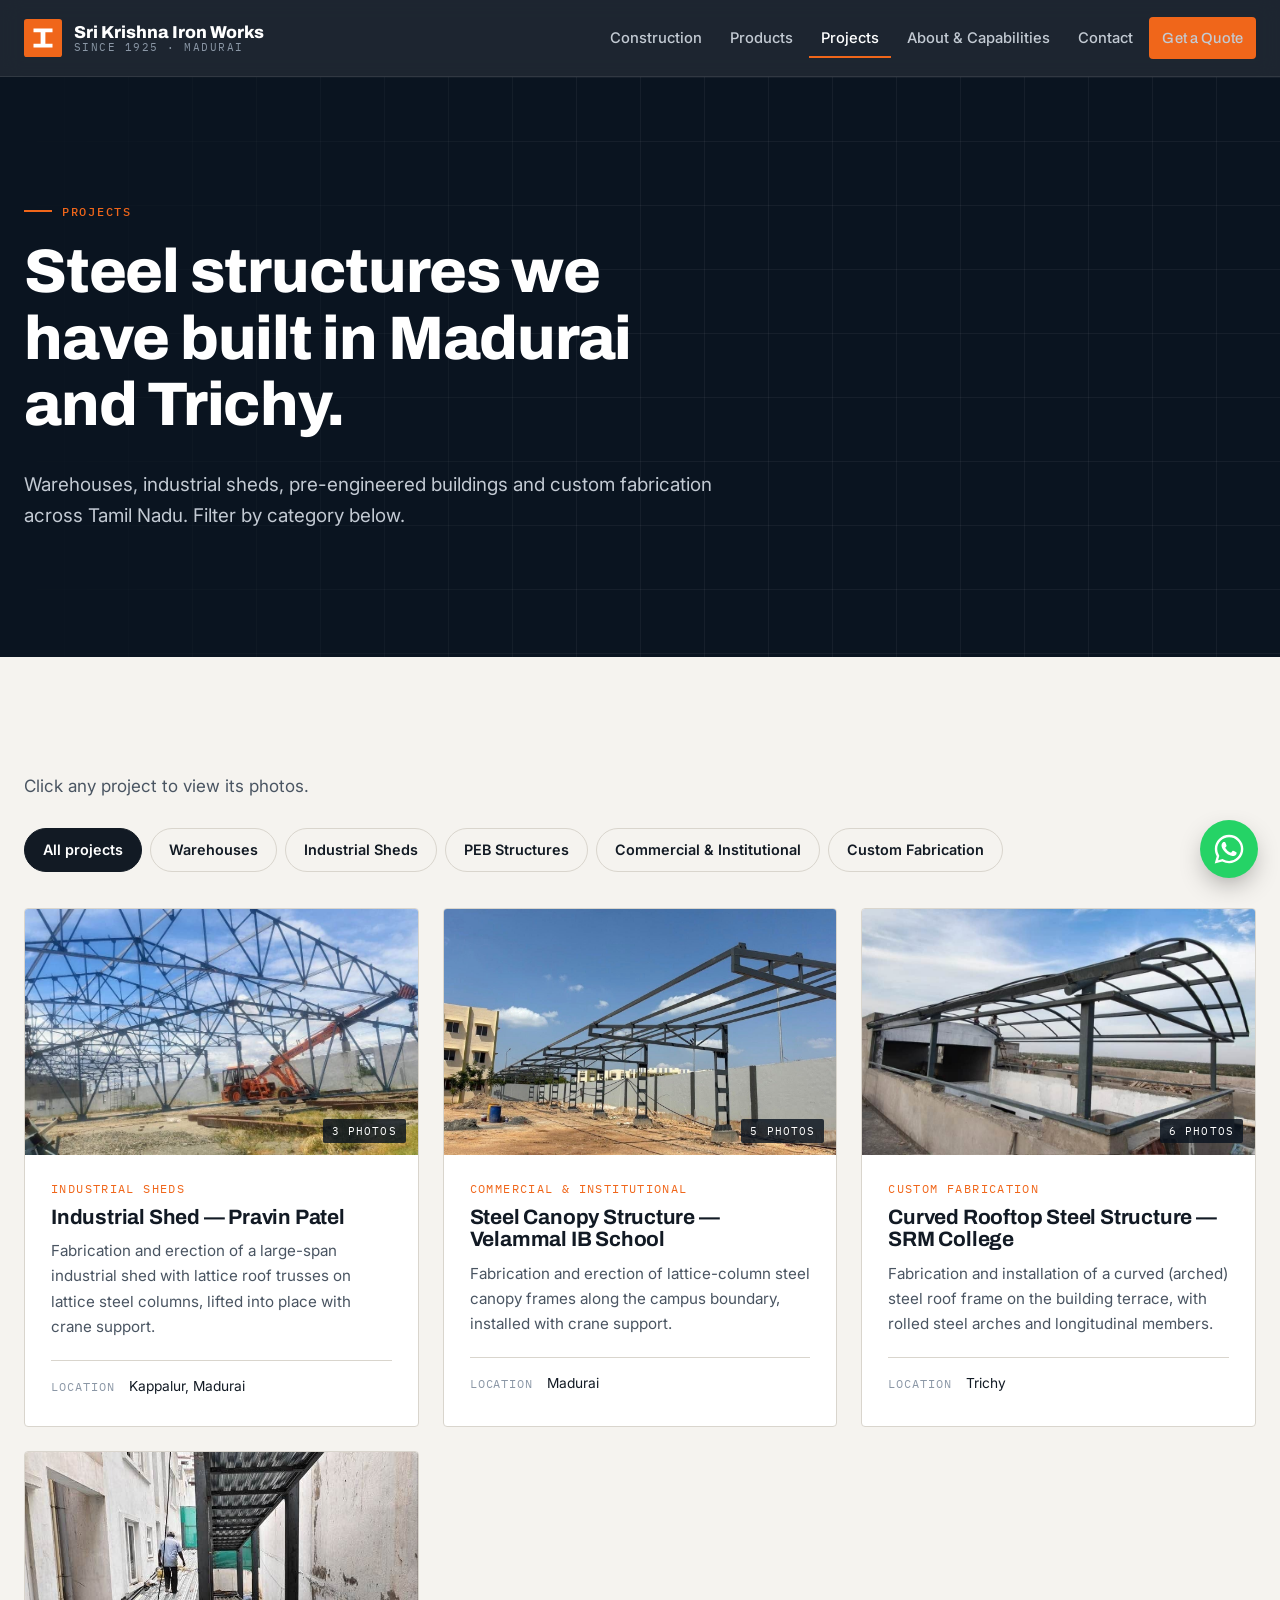
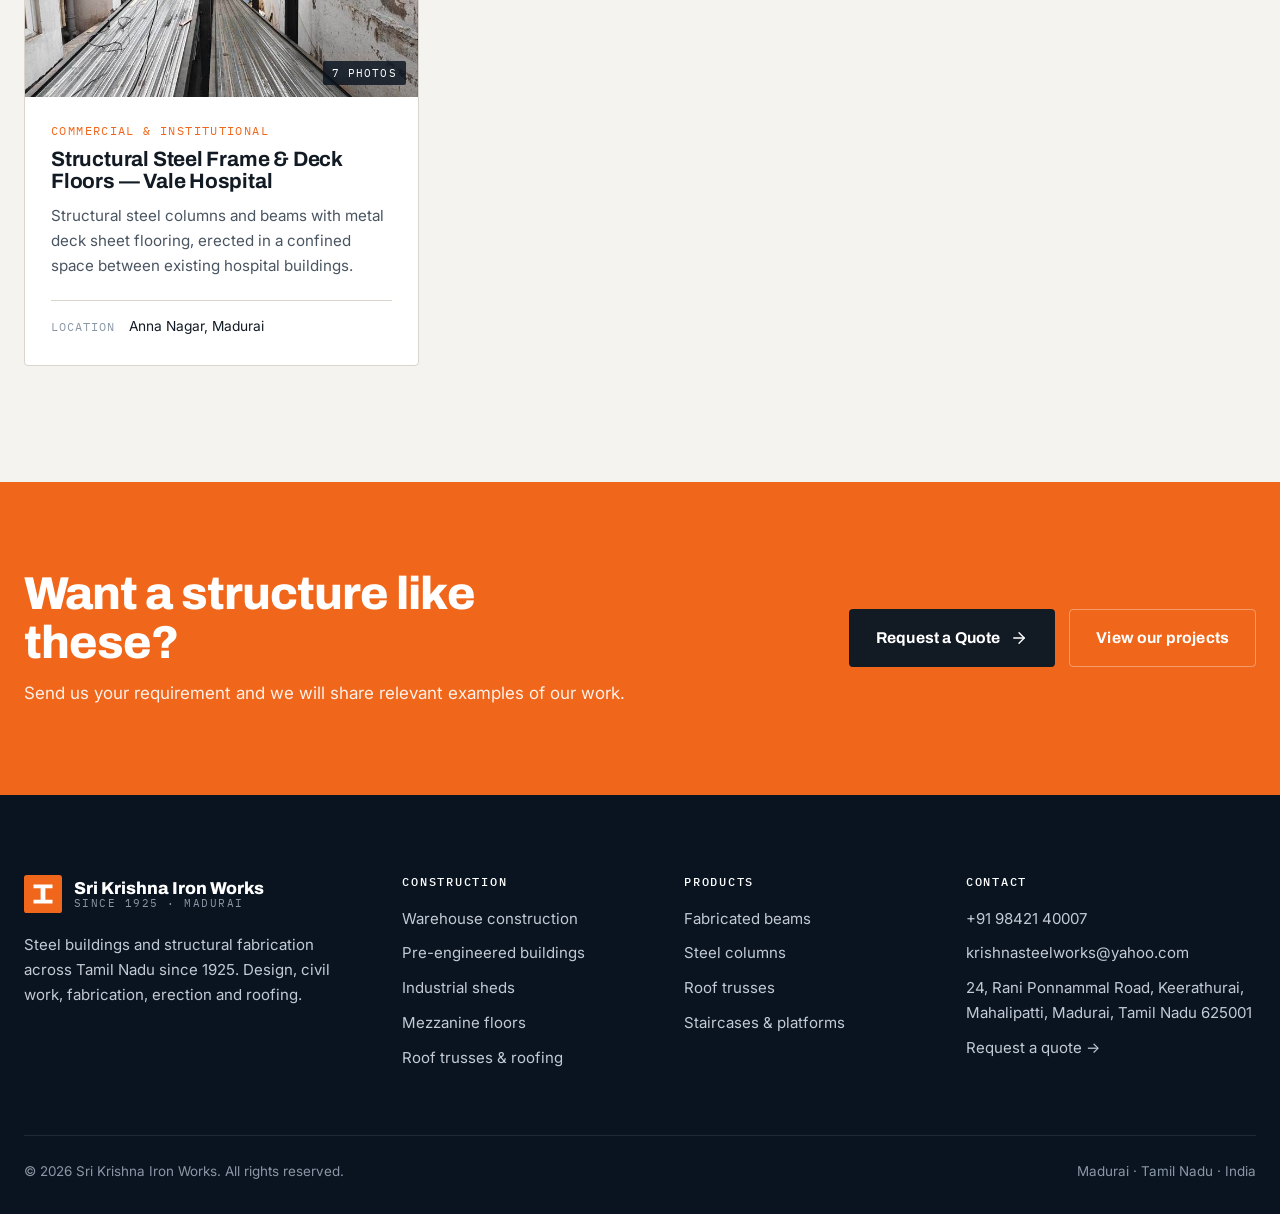
<file: projects.html>
<!doctype html>
<html lang="en">
<head>
<meta charset="utf-8">
<meta name="viewport" content="width=device-width, initial-scale=1">
<title>Steel Building Projects in Madurai & Trichy | Sri Krishna Iron Works</title>
<meta name="description" content="Industrial sheds, steel canopies, curved roof structures and steel-framed floors built by Sri Krishna Iron Works for clients in Madurai and Trichy. 1000+ projects since 1925.">
<link rel="canonical" href="https://srikrishnaironworks.com/projects">
<meta property="og:type" content="website">
<meta property="og:title" content="Steel Building Projects in Madurai & Trichy | Sri Krishna Iron Works">
<meta property="og:description" content="Industrial sheds, steel canopies, curved roof structures and steel-framed floors built by Sri Krishna Iron Works for clients in Madurai and Trichy. 1000+ projects since 1925.">
<meta property="og:url" content="https://srikrishnaironworks.com/projects">
<meta property="og:image" content="https://srikrishnaironworks.com/img/og-image.jpg">
<meta name="twitter:card" content="summary_large_image">
<meta name="theme-color" content="#0a1420">
<link rel="icon" href="/img/favicon.svg" type="image/svg+xml">
<link rel="preconnect" href="https://fonts.googleapis.com">
<link rel="preconnect" href="https://fonts.gstatic.com" crossorigin>
<link rel="stylesheet" href="https://fonts.googleapis.com/css2?family=Archivo:wght@700;800&family=IBM+Plex+Mono:wght@400;500&family=Inter:wght@400;500;600&display=swap">
<link rel="stylesheet" href="/css/styles.css">
</head>
<body>
<a class="skip-link" href="#main">Skip to content</a>
<header class="site-header">
  <nav class="container nav" aria-label="Main">
    <a class="brand" href="/" aria-label="Sri Krishna Iron Works home"><svg class="brand-mark" viewBox="0 0 40 40" aria-hidden="true"><rect width="40" height="40" rx="3" fill="#f0661a"/><path d="M10 10h20v4h-7.5v12H30v4H10v-4h7.5V14H10z" fill="#fff"/></svg><span class="brand-name">Sri Krishna Iron Works<small>Since 1925 · Madurai</small></span></a>
    <button class="menu-toggle" aria-expanded="false" aria-controls="nav-links" aria-label="Open menu"><svg viewBox="0 0 24 24" fill="none" stroke="currentColor" stroke-width="1.8" stroke-linecap="round" stroke-linejoin="round" aria-hidden="true"><path d="M4 6h16M4 12h16M4 18h16"/></svg></button>
    <ul class="nav-links" id="nav-links">
      <li><a href="/construction">Construction</a></li><li><a href="/products">Products</a></li><li><a href="/projects" aria-current="page">Projects</a></li><li><a href="/about">About & Capabilities</a></li><li><a href="/contact">Contact</a></li>
      <li class="nav-cta-item"><a class="btn btn-primary nav-cta" href="/contact">Get a Quote</a></li>
    </ul>
  </nav>
</header>
<main id="main">
<section class="hero page-hero">
  <div class="container hero-grid" style="grid-template-columns:1fr">
    <div>
      <div class="eyebrow">Projects</div>
      <h1>Steel structures we have built in Madurai and Trichy.</h1>
      <p class="lead">Warehouses, industrial sheds, pre-engineered buildings and custom fabrication across Tamil Nadu. Filter by category below.</p>
      
    </div>
  </div>
</section>

<section class="section">
  <div class="container">
    <p class="muted" style="margin-bottom:28px">Click any project to view its photos.</p>
    <div class="filters" id="project-filters" role="toolbar" aria-label="Filter projects by category"></div>
    <div class="grid grid-3" id="project-grid" aria-live="polite"></div>
  </div>
</section>
<section class="cta-band">
  <div class="container inner">
    <div><h2>Want a structure like these?</h2><p>Send us your requirement and we will share relevant examples of our work.</p></div>
    <div class="btn-row">
      <a class="btn btn-dark" href="/contact">Request a Quote <svg viewBox="0 0 24 24" fill="none" stroke="currentColor" stroke-width="1.8" stroke-linecap="round" stroke-linejoin="round" aria-hidden="true"><path d="M5 12h14"/><path d="m12 5 7 7-7 7"/></svg></a>
      <a class="btn btn-ghost" href="/projects">View our projects</a>
    </div>
  </div>
</section>
</main>
<footer class="site-footer">
  <div class="container">
    <div class="footer-grid">
      <div>
        <a class="brand" href="/"><svg class="brand-mark" viewBox="0 0 40 40" aria-hidden="true"><rect width="40" height="40" rx="3" fill="#f0661a"/><path d="M10 10h20v4h-7.5v12H30v4H10v-4h7.5V14H10z" fill="#fff"/></svg><span class="brand-name" style="color:#fff">Sri Krishna Iron Works<small>Since 1925 · Madurai</small></span></a>
        <p style="margin-top:20px;max-width:34ch">Steel buildings and structural fabrication across Tamil Nadu since 1925. Design, civil work, fabrication, erection and roofing.</p>
      </div>
      <div>
        <h4>Construction</h4>
        <ul>
          <li><a href="/construction#warehouse">Warehouse construction</a></li>
          <li><a href="/construction#peb">Pre-engineered buildings</a></li>
          <li><a href="/construction#sheds">Industrial sheds</a></li>
          <li><a href="/construction#mezzanine">Mezzanine floors</a></li>
          <li><a href="/construction#roofing">Roof trusses &amp; roofing</a></li>
        </ul>
      </div>
      <div>
        <h4>Products</h4>
        <ul>
          <li><a href="/products#beams">Fabricated beams</a></li>
          <li><a href="/products#columns">Steel columns</a></li>
          <li><a href="/products#trusses">Roof trusses</a></li>
          <li><a href="/products#stairs">Staircases &amp; platforms</a></li>
        </ul>
      </div>
      <div>
        <h4>Contact</h4>
        <ul>
          <li><a data-site="phone" href="tel:+919842140007">+91 98421 40007</a></li>
          <li><a data-site="email" href="mailto:krishnasteelworks@yahoo.com">krishnasteelworks@yahoo.com</a></li>
          <li><span data-site="address">24, Rani Ponnammal Road, Keerathurai, Madurai 625001</span></li>
          <li><a href="/contact">Request a quote →</a></li>
        </ul>
      </div>
    </div>
    <div class="footer-bottom">
      <span>© <span data-year></span> Sri Krishna Iron Works. All rights reserved.</span>
      <span>Madurai · Tamil Nadu · India</span>
    </div>
  </div>
</footer>
<a class="wa-float" data-site="whatsapp" href="https://wa.me/919842140007" target="_blank" rel="noopener" aria-label="Chat on WhatsApp"><svg viewBox="0 0 24 24" fill="currentColor" aria-hidden="true"><path d="M17.47 14.38c-.3-.15-1.76-.87-2.03-.97-.27-.1-.47-.15-.67.15-.2.3-.77.97-.94 1.17-.17.2-.35.22-.64.07-.3-.15-1.26-.46-2.4-1.48-.89-.79-1.49-1.77-1.66-2.07-.17-.3-.02-.46.13-.6.13-.13.3-.35.45-.52.15-.17.2-.3.3-.5.1-.2.05-.37-.02-.52-.08-.15-.67-1.62-.92-2.22-.24-.58-.49-.5-.67-.51h-.57c-.2 0-.52.07-.79.37-.27.3-1.04 1.02-1.04 2.48s1.07 2.88 1.21 3.08c.15.2 2.1 3.2 5.08 4.49.71.3 1.26.49 1.7.63.71.22 1.36.19 1.87.12.57-.09 1.76-.72 2-1.41.25-.7.25-1.29.17-1.41-.07-.12-.27-.2-.57-.35zM12.05 21.5h-.01a9.45 9.45 0 0 1-4.82-1.32l-.35-.2-3.58.94.96-3.49-.23-.36a9.44 9.44 0 0 1-1.45-5.03c0-5.22 4.25-9.47 9.48-9.47a9.4 9.4 0 0 1 6.7 2.78 9.4 9.4 0 0 1 2.77 6.7c0 5.22-4.25 9.47-9.47 9.47zm8.06-17.53A11.33 11.33 0 0 0 12.05.63C5.77.63.66 5.74.66 12.02c0 2 .52 3.96 1.52 5.69L.57 23.6l6.04-1.58a11.4 11.4 0 0 0 5.44 1.39h.01c6.28 0 11.39-5.11 11.39-11.39 0-3.04-1.19-5.9-3.34-8.05z"/></svg></a>
<script src="/js/config.js"></script>
<script src="/js/projects-data.js"></script>
<script src="/js/main.js"></script>
</body>
</html>
</file>
<file: css/styles.css>
/* ==========================================================================
   Steel fabrication site — single stylesheet
   Colours: navy / charcoal / steel grey / off-white + restrained orange accent
   ========================================================================== */

:root {
  --navy: #0a1420;
  --navy-2: #101d2c;
  --charcoal: #18222e;
  --line-dark: rgba(255, 255, 255, 0.09);
  --steel: #8b97a6;
  --steel-light: #c3cad3;
  --paper: #f5f3ef;
  --paper-2: #ebe8e2;
  --ink: #121a24;
  --ink-soft: #4a5562;
  --line: #d9d5cd;
  --accent: #f0661a;
  --accent-dark: #d4530c;
  --radius: 4px;
  --max: 1240px;
  --font-head: "Archivo", "Helvetica Neue", Arial, sans-serif;
  --font-body: "Inter", system-ui, -apple-system, "Segoe UI", sans-serif;
  --font-mono: "IBM Plex Mono", ui-monospace, Menlo, monospace;
}

*, *::before, *::after { box-sizing: border-box; }
html { scroll-behavior: smooth; -webkit-text-size-adjust: 100%; }
body {
  margin: 0;
  font-family: var(--font-body);
  font-size: 17px;
  line-height: 1.65;
  color: var(--ink);
  background: var(--paper);
  -webkit-font-smoothing: antialiased;
}
img, svg { display: block; max-width: 100%; }
a { color: inherit; }
h1, h2, h3, h4 {
  font-family: var(--font-head);
  line-height: 1.08;
  letter-spacing: -0.02em;
  margin: 0 0 0.5em;
  font-weight: 800;
}
h1 { font-size: clamp(2.5rem, 5.6vw, 4.6rem); }
h2 { font-size: clamp(2rem, 3.6vw, 3rem); }
h3 { font-size: 1.3rem; letter-spacing: -0.01em; font-weight: 700; }
p { margin: 0 0 1em; }
:focus-visible { outline: 3px solid var(--accent); outline-offset: 3px; }

.container { width: min(100% - 48px, var(--max)); margin-inline: auto; }
.skip-link {
  position: absolute; left: -999px; top: 8px; z-index: 100;
  background: var(--accent); color: #fff; padding: 10px 16px;
}
.skip-link:focus { left: 8px; }

/* ---------- Eyebrow / labels ---------- */
.eyebrow {
  display: inline-flex; align-items: center; gap: 10px;
  font-family: var(--font-mono); font-size: 0.78rem; font-weight: 500;
  letter-spacing: 0.14em; text-transform: uppercase; color: var(--accent);
  margin-bottom: 18px;
}
.eyebrow::before { content: ""; width: 28px; height: 2px; background: currentColor; }
.lead { font-size: 1.18rem; color: var(--ink-soft); max-width: 62ch; }
.dark .lead, .hero .lead { color: var(--steel-light); }

/* ---------- Placeholder marker (easy to find & replace) ---------- */
.ph {
  background: rgba(240, 102, 26, 0.12);
  border-bottom: 1px dashed var(--accent);
  padding: 0 3px;
  border-radius: 2px;
}

/* ---------- Buttons ---------- */
.btn {
  display: inline-flex; align-items: center; justify-content: center; gap: 10px;
  padding: 15px 26px; border-radius: var(--radius);
  font-family: var(--font-head); font-weight: 700; font-size: 0.98rem;
  letter-spacing: 0.01em; text-decoration: none; cursor: pointer;
  border: 1.5px solid transparent;
  transition: background .2s, color .2s, border-color .2s, transform .2s;
}
.btn svg { width: 18px; height: 18px; transition: transform .2s; }
.btn:hover svg { transform: translateX(3px); }
.btn-primary { background: var(--accent); color: #fff; }
.btn-primary:hover { background: var(--accent-dark); }
.btn-ghost { border-color: rgba(255,255,255,.35); color: #fff; }
.btn-ghost:hover { border-color: #fff; background: rgba(255,255,255,.06); }
.btn-dark { background: var(--ink); color: #fff; }
.btn-dark:hover { background: #000; }
.btn-outline { border-color: var(--ink); color: var(--ink); }
.btn-outline:hover { background: var(--ink); color: #fff; }
.btn-row { display: flex; flex-wrap: wrap; gap: 14px; }

/* ---------- Header ---------- */
.site-header {
  position: sticky; top: 0; z-index: 50;
  background: rgba(10, 20, 32, 0.92);
  backdrop-filter: blur(10px);
  border-bottom: 1px solid var(--line-dark);
  color: #fff;
}
.nav { display: flex; align-items: center; justify-content: space-between; height: 76px; gap: 24px; }
.brand { display: flex; align-items: center; gap: 12px; text-decoration: none; }
.brand-mark { width: 38px; height: 38px; flex: none; }
.brand-name { font-family: var(--font-head); font-weight: 800; font-size: 1.08rem; line-height: 1.1; }
.brand-name small {
  display: block; font-family: var(--font-mono); font-weight: 400;
  font-size: 0.66rem; letter-spacing: 0.14em; color: var(--steel); text-transform: uppercase;
}
.nav-links { display: flex; align-items: center; gap: 4px; list-style: none; margin: 0; padding: 0; }
.nav-links a {
  display: block; padding: 8px 12px; text-decoration: none;
  font-size: 0.92rem; font-weight: 500; color: var(--steel-light);
  border-radius: var(--radius); transition: color .2s;
}
.nav-links a:hover, .nav-links a[aria-current="page"] { color: #fff; }
.nav-links a[aria-current="page"] { box-shadow: inset 0 -2px 0 var(--accent); border-radius: 0; }
.nav-cta { padding: 11px 20px; font-size: 0.9rem; }
.menu-toggle {
  display: none; background: none; border: 1px solid var(--line-dark); color: #fff;
  width: 44px; height: 44px; border-radius: var(--radius); cursor: pointer;
}
.menu-toggle svg { width: 22px; height: 22px; margin: auto; }

@media (max-width: 1080px) {
  .menu-toggle { display: grid; place-items: center; }
  .nav-links {
    position: fixed; inset: 76px 0 auto 0; flex-direction: column; align-items: stretch;
    background: var(--navy); padding: 16px 24px 28px; gap: 0;
    border-bottom: 1px solid var(--line-dark);
    transform: translateY(-8px); opacity: 0; visibility: hidden;
    transition: opacity .2s, transform .2s, visibility .2s;
  }
  .nav-links.open { transform: none; opacity: 1; visibility: visible; }
  .nav-links a { padding: 14px 0; font-size: 1.05rem; border-bottom: 1px solid var(--line-dark); }
  .nav-links a[aria-current="page"] { box-shadow: none; color: var(--accent); }
  .nav-links .nav-cta-item { margin-top: 18px; }
  .nav-links .nav-cta { width: 100%; border-bottom: 0; }
}

/* ---------- Hero ---------- */
.hero {
  position: relative; overflow: hidden;
  background: var(--navy); color: #fff;
  padding: clamp(80px, 11vw, 150px) 0 clamp(70px, 9vw, 120px);
}
.hero::before {
  content: ""; position: absolute; inset: 0;
  background-image:
    linear-gradient(var(--line-dark) 1px, transparent 1px),
    linear-gradient(90deg, var(--line-dark) 1px, transparent 1px);
  background-size: 64px 64px;
  mask-image: linear-gradient(90deg, transparent 0%, #000 45%, #000 100%);
  opacity: .55;
}
.hero-grid { position: relative; display: grid; grid-template-columns: 1.1fr 1fr; gap: 48px; align-items: center; }
.hero h1 { max-width: 15ch; }
.hero h1 em { font-style: normal; color: var(--accent); }
.hero .lead { margin-bottom: 36px; }
.hero-art { position: relative; }
.hero-art svg { width: 100%; height: auto; }
.hero-meta {
  position: relative; display: flex; flex-wrap: wrap; gap: 40px;
  margin-top: 64px; padding-top: 28px; border-top: 1px solid var(--line-dark);
  font-family: var(--font-mono); font-size: .8rem; letter-spacing: .08em;
  text-transform: uppercase; color: var(--steel);
}
.hero-meta strong { display: block; color: #fff; font-family: var(--font-head); font-size: 1rem; letter-spacing: 0; text-transform: none; }

.page-hero { padding: clamp(70px, 9vw, 120px) 0 clamp(56px, 7vw, 90px); }
.page-hero h1 { font-size: clamp(2.3rem, 4.8vw, 3.9rem); max-width: 18ch; }

@media (max-width: 900px) {
  .hero-grid { grid-template-columns: 1fr; }
  .hero-art { max-width: 560px; }
}

/* ---------- Sections ---------- */
.section { padding: clamp(72px, 9vw, 120px) 0; }
.section.alt { background: var(--paper-2); }
.dark { background: var(--navy); color: #fff; }
.dark.alt { background: var(--charcoal); }
.section-head { display: grid; grid-template-columns: 1fr 1fr; gap: 40px; align-items: end; margin-bottom: 56px; }
.section-head p { color: var(--ink-soft); margin: 0; }
.dark .section-head p { color: var(--steel-light); }
.section-head.center { grid-template-columns: 1fr; text-align: center; justify-items: center; }
.section-head.center .eyebrow::before { display: none; }
@media (max-width: 800px) { .section-head { grid-template-columns: 1fr; gap: 16px; } }

/* ---------- Two-path chooser ---------- */
.paths { display: grid; grid-template-columns: 1fr 1fr; gap: 2px; background: var(--line); border: 1px solid var(--line); }
.path {
  position: relative; background: var(--paper); padding: clamp(32px, 4vw, 56px);
  text-decoration: none; display: flex; flex-direction: column; gap: 6px;
  transition: background .25s;
}
.path:hover { background: #fff; }
.path .tag { font-family: var(--font-mono); font-size: .75rem; letter-spacing: .14em; text-transform: uppercase; color: var(--ink-soft); }
.path h3 { font-size: clamp(1.5rem, 2.4vw, 2rem); margin: 8px 0 10px; }
.path p { color: var(--ink-soft); }
.path ul { list-style: none; padding: 0; margin: 0 0 28px; display: grid; gap: 8px; }
.path li { display: flex; gap: 10px; align-items: baseline; font-size: .96rem; }
.path li::before { content: ""; width: 8px; height: 8px; background: var(--accent); flex: none; transform: translateY(-1px); }
.path .go { margin-top: auto; display: inline-flex; align-items: center; gap: 10px; font-family: var(--font-head); font-weight: 700; }
.path .go svg { width: 20px; transition: transform .2s; }
.path:hover .go svg { transform: translateX(5px); }
@media (max-width: 800px) { .paths { grid-template-columns: 1fr; } }

/* ---------- Cards grid ---------- */
.grid { display: grid; gap: 24px; }
.grid-2 { grid-template-columns: repeat(2, 1fr); }
.grid-3 { grid-template-columns: repeat(3, 1fr); }
.grid-4 { grid-template-columns: repeat(4, 1fr); }
@media (max-width: 1000px) { .grid-4 { grid-template-columns: repeat(2, 1fr); } .grid-3 { grid-template-columns: repeat(2, 1fr); } }
@media (max-width: 640px) { .grid-2, .grid-3, .grid-4 { grid-template-columns: 1fr; } }

.card {
  background: #fff; border: 1px solid var(--line); border-radius: var(--radius);
  padding: 30px; display: flex; flex-direction: column;
  transition: border-color .25s, transform .25s, box-shadow .25s;
}
.card:hover { border-color: var(--ink); transform: translateY(-3px); box-shadow: 0 18px 40px -24px rgba(10,20,32,.35); }
.card .icon {
  width: 48px; height: 48px; display: grid; place-items: center;
  border: 1px solid var(--line); border-radius: var(--radius); margin-bottom: 22px; color: var(--accent);
}
.card .icon svg { width: 24px; height: 24px; }
.card p { color: var(--ink-soft); font-size: .97rem; }
.card .more { margin-top: auto; font-family: var(--font-head); font-weight: 700; font-size: .92rem; text-decoration: none; display: inline-flex; gap: 8px; align-items: center; }
.card .more:hover { color: var(--accent); }
.card .num { font-family: var(--font-mono); font-size: .78rem; color: var(--steel); letter-spacing: .1em; margin-bottom: 16px; }

.dark .card { background: var(--navy-2); border-color: var(--line-dark); }
.dark .card:hover { border-color: var(--steel); }
.dark .card p { color: var(--steel-light); }
.dark .card .icon { border-color: var(--line-dark); }

/* ---------- Split feature ---------- */
.split { display: grid; grid-template-columns: 1fr 1fr; gap: clamp(40px, 6vw, 88px); align-items: center; }
.split.top { align-items: start; }
@media (max-width: 900px) { .split { grid-template-columns: 1fr; } }

.checklist { list-style: none; padding: 0; margin: 24px 0 32px; display: grid; gap: 14px; }
.checklist li { display: grid; grid-template-columns: 24px 1fr; gap: 12px; }
.checklist li svg { width: 22px; height: 22px; color: var(--accent); margin-top: 2px; }
.checklist strong { display: block; font-family: var(--font-head); }
.checklist span { color: var(--ink-soft); font-size: .96rem; }
.dark .checklist span { color: var(--steel-light); }

/* ---------- Image placeholder ---------- */
.img-ph {
  position: relative; aspect-ratio: 4 / 3; border-radius: var(--radius); overflow: hidden;
  background:
    repeating-linear-gradient(135deg, rgba(255,255,255,.035) 0 2px, transparent 2px 14px),
    linear-gradient(160deg, #22303f, #0d1823);
  color: var(--steel); display: grid; place-items: center; text-align: center;
}
.img-ph span {
  font-family: var(--font-mono); font-size: .74rem; letter-spacing: .12em; text-transform: uppercase;
  border: 1px dashed rgba(139,151,166,.6); padding: 8px 12px; max-width: 80%;
}
.img-ph.wide { aspect-ratio: 16 / 9; }
.img-ph.tall { aspect-ratio: 4 / 5; }
.img-real { width: 100%; height: 100%; object-fit: cover; border-radius: var(--radius); }

/* ---------- Process steps ---------- */
.steps { display: grid; grid-template-columns: repeat(6, 1fr); counter-reset: step; border-top: 1px solid var(--line-dark); }
.step { padding: 28px 22px 0 0; position: relative; }
.step::before {
  counter-increment: step; content: "0" counter(step);
  display: block; font-family: var(--font-mono); font-size: .8rem; color: var(--accent); margin-bottom: 20px;
}
.step::after { content: ""; position: absolute; top: -5px; left: 0; width: 9px; height: 9px; background: var(--accent); }
.step h3 { font-size: 1.08rem; }
.step p { font-size: .92rem; color: var(--steel-light); }
@media (max-width: 1000px) { .steps { grid-template-columns: repeat(3, 1fr); row-gap: 32px; } }
@media (max-width: 600px) { .steps { grid-template-columns: 1fr; } }
.section:not(.dark) .steps { border-color: var(--line); }
.section:not(.dark) .step p { color: var(--ink-soft); }

/* ---------- Industries chips ---------- */
.chips { display: flex; flex-wrap: wrap; gap: 10px; }
.chip {
  border: 1px solid var(--line); background: #fff; padding: 10px 16px; border-radius: 999px;
  font-size: .94rem; font-weight: 500;
}
.dark .chip { background: transparent; border-color: var(--line-dark); color: var(--steel-light); }

/* ---------- Projects ---------- */
.filters { display: flex; flex-wrap: wrap; gap: 8px; margin-bottom: 36px; }
.filter-btn {
  font: inherit; font-size: .9rem; font-weight: 600; cursor: pointer;
  background: transparent; border: 1px solid var(--line); color: var(--ink);
  padding: 9px 18px; border-radius: 999px; transition: all .2s;
}
.filter-btn:hover { border-color: var(--ink); }
.filter-btn[aria-pressed="true"] { background: var(--ink); color: #fff; border-color: var(--ink); }
.project { background: #fff; border: 1px solid var(--line); border-radius: var(--radius); overflow: hidden; display: flex; flex-direction: column; transition: transform .25s, box-shadow .25s; }
.project:hover { transform: translateY(-3px); box-shadow: 0 18px 40px -24px rgba(10,20,32,.35); }
.project .img-ph, .project img { border-radius: 0; aspect-ratio: 16 / 10; width: 100%; object-fit: cover; }
.project-body { padding: 24px 26px 28px; display: flex; flex-direction: column; flex: 1; }
.project-cat { font-family: var(--font-mono); font-size: .72rem; letter-spacing: .12em; text-transform: uppercase; color: var(--accent); margin-bottom: 8px; }
.project-body p { color: var(--ink-soft); font-size: .95rem; }
.project-facts { display: grid; grid-template-columns: auto 1fr; gap: 4px 14px; font-size: .86rem; margin: 6px 0 0; padding-top: 14px; border-top: 1px solid var(--line); }
.project-facts dt { color: var(--steel); font-family: var(--font-mono); font-size: .74rem; text-transform: uppercase; letter-spacing: .08em; padding-top: 2px; }
.project-facts dd { margin: 0; }
.badge-sample {
  position: absolute; top: 12px; left: 12px; z-index: 2;
  background: var(--accent); color: #fff; font-family: var(--font-mono); font-size: .66rem; letter-spacing: .12em;
  text-transform: uppercase; padding: 4px 8px; border-radius: 2px;
}
.project-media { position: relative; }

/* ---------- Product / spec table ---------- */
.product { display: grid; grid-template-columns: 320px 1fr; gap: 40px; padding: 48px 0; border-top: 1px solid var(--line); scroll-margin-top: 100px; }
.product:first-child { border-top: 0; padding-top: 0; }
@media (max-width: 900px) { .product { grid-template-columns: 1fr; gap: 24px; } }
.spec { width: 100%; border-collapse: collapse; font-size: .94rem; margin: 18px 0 24px; }
.spec th, .spec td { text-align: left; padding: 11px 14px; border-bottom: 1px solid var(--line); vertical-align: top; }
.spec th { width: 34%; font-family: var(--font-mono); font-weight: 500; font-size: .78rem; letter-spacing: .06em; text-transform: uppercase; color: var(--ink-soft); background: var(--paper-2); }
.tags { display: flex; flex-wrap: wrap; gap: 6px; margin-bottom: 20px; }
.tags span { font-size: .82rem; border: 1px solid var(--line); padding: 4px 10px; border-radius: 999px; background: #fff; }

/* ---------- Product index nav ---------- */
.toc { display: flex; flex-wrap: wrap; gap: 8px; }
.toc a { text-decoration: none; font-size: .9rem; border: 1px solid var(--line-dark); color: var(--steel-light); padding: 8px 14px; border-radius: 999px; }
.toc a:hover { color: #fff; border-color: var(--steel); }

/* ---------- FAQ ---------- */
.faq { border-top: 1px solid var(--line); }
.faq details { border-bottom: 1px solid var(--line); }
.faq summary {
  list-style: none; cursor: pointer; padding: 22px 40px 22px 0; position: relative;
  font-family: var(--font-head); font-weight: 700; font-size: 1.08rem;
}
.faq summary::-webkit-details-marker { display: none; }
.faq summary::after {
  content: "+"; position: absolute; right: 4px; top: 50%; transform: translateY(-50%);
  font-family: var(--font-mono); font-size: 1.4rem; color: var(--accent); transition: transform .2s;
}
.faq details[open] summary::after { transform: translateY(-50%) rotate(45deg); }
.faq details p { color: var(--ink-soft); padding-right: 40px; }

/* ---------- Notice ---------- */
.notice {
  border-left: 3px solid var(--accent); background: #fff; padding: 16px 20px;
  font-size: .94rem; color: var(--ink-soft); border-radius: 0 var(--radius) var(--radius) 0;
}
.dark .notice { background: var(--navy-2); color: var(--steel-light); }

/* ---------- CTA band ---------- */
.cta-band { background: var(--accent); color: #fff; padding: clamp(56px, 7vw, 88px) 0; }
.cta-band .inner { display: flex; flex-wrap: wrap; justify-content: space-between; align-items: center; gap: 28px; }
.cta-band h2 { max-width: 20ch; margin: 0; }
.cta-band p { margin: 10px 0 0; opacity: .9; }

/* ---------- Forms ---------- */
.form { background: #fff; border: 1px solid var(--line); border-radius: var(--radius); padding: clamp(24px, 4vw, 44px); }
.form-grid { display: grid; grid-template-columns: 1fr 1fr; gap: 20px; }
.form-grid .full { grid-column: 1 / -1; }
@media (max-width: 640px) { .form-grid { grid-template-columns: 1fr; } }
.field label { display: block; font-weight: 600; font-size: .9rem; margin-bottom: 7px; }
.field label .req { color: var(--accent); }
.field .hint { font-size: .82rem; color: var(--steel); margin-top: 6px; }
.field input, .field select, .field textarea {
  width: 100%; font: inherit; font-size: .98rem; color: var(--ink);
  background: var(--paper); border: 1px solid var(--line); border-radius: var(--radius);
  padding: 13px 14px; transition: border-color .2s, background .2s;
}
.field textarea { min-height: 130px; resize: vertical; }
.field input:focus, .field select:focus, .field textarea:focus { outline: none; border-color: var(--ink); background: #fff; }
.field input[type="file"] { padding: 11px; background: #fff; border-style: dashed; }
.field.invalid input, .field.invalid select, .field.invalid textarea { border-color: #c62828; }
.field .error { color: #c62828; font-size: .82rem; margin-top: 6px; }
.hp { position: absolute; left: -9999px; width: 1px; height: 1px; overflow: hidden; }
.form-footer { display: flex; flex-wrap: wrap; gap: 18px; align-items: center; justify-content: space-between; margin-top: 28px; }
.form-footer small { color: var(--steel); max-width: 52ch; }
.form-status { margin-top: 20px; padding: 18px 20px; border-radius: var(--radius); display: none; }
.form-status.show { display: block; }
.form-status.ok { background: #e8f4ec; border: 1px solid #9fcfb0; color: #1d5a33; }
.form-status.err { background: #fdecea; border: 1px solid #f0b4ae; color: #8a1f17; }
.form-status.warn { background: #fff5e8; border: 1px solid #f3c99a; color: #7a4310; }
.form-status h3 { font-size: 1.1rem; margin-bottom: 6px; }
.form-status p:last-child { margin: 0; }

/* ---------- Contact blocks ---------- */
.contact-list { list-style: none; padding: 0; margin: 0; display: grid; gap: 22px; }
.contact-list li { display: grid; grid-template-columns: 44px 1fr; gap: 14px; align-items: start; }
.contact-list .icon { width: 44px; height: 44px; border: 1px solid var(--line); border-radius: var(--radius); display: grid; place-items: center; color: var(--accent); }
.contact-list .icon svg { width: 20px; height: 20px; }
.contact-list strong { display: block; font-family: var(--font-mono); font-weight: 500; font-size: .74rem; letter-spacing: .1em; text-transform: uppercase; color: var(--steel); }
.contact-list a { text-decoration: none; font-weight: 600; }
.contact-list a:hover { color: var(--accent); }
.map { width: 100%; aspect-ratio: 16/10; border: 0; border-radius: var(--radius); filter: grayscale(.6); }

/* ---------- Footer ---------- */
.site-footer { background: var(--navy); color: var(--steel-light); padding: 80px 0 32px; font-size: .94rem; }
.footer-grid { display: grid; grid-template-columns: 1.4fr 1fr 1fr 1.2fr; gap: 40px; }
@media (max-width: 900px) { .footer-grid { grid-template-columns: 1fr 1fr; } }
@media (max-width: 560px) { .footer-grid { grid-template-columns: 1fr; } }
.site-footer h4 { color: #fff; font-size: .78rem; font-family: var(--font-mono); font-weight: 500; letter-spacing: .14em; text-transform: uppercase; margin-bottom: 18px; }
.site-footer ul { list-style: none; padding: 0; margin: 0; display: grid; gap: 10px; }
.site-footer a { text-decoration: none; }
.site-footer a:hover { color: #fff; }
.footer-bottom { display: flex; flex-wrap: wrap; justify-content: space-between; gap: 16px; margin-top: 64px; padding-top: 24px; border-top: 1px solid var(--line-dark); font-size: .84rem; color: var(--steel); }

/* ---------- Floating WhatsApp ---------- */
.wa-float {
  position: fixed; right: 22px; bottom: 22px; z-index: 60;
  width: 58px; height: 58px; border-radius: 50%; background: #25d366; color: #fff;
  display: grid; place-items: center; box-shadow: 0 10px 28px -8px rgba(0,0,0,.45);
  transition: transform .2s;
}
.wa-float:hover { transform: scale(1.07); }
.wa-float svg { width: 30px; height: 30px; }

/* ---------- Reveal on scroll ---------- */
.reveal { opacity: 0; transform: translateY(18px); transition: opacity .7s ease, transform .7s ease; }
.reveal.in { opacity: 1; transform: none; }
@media (prefers-reduced-motion: reduce) {
  html { scroll-behavior: auto; }
  .reveal { opacity: 1; transform: none; transition: none; }
  * { transition-duration: 0s !important; animation: none !important; }
}

/* ---------- Hero SVG line animation ---------- */
.draw path, .draw line, .draw polyline, .draw rect {
  stroke-dasharray: 1200; stroke-dashoffset: 1200; animation: draw 2.4s ease forwards;
}
.draw .d2 { animation-delay: .4s; }
.draw .d3 { animation-delay: .8s; }
@keyframes draw { to { stroke-dashoffset: 0; } }

.mt-0 { margin-top: 0; } .mb-0 { margin-bottom: 0; }
.muted { color: var(--ink-soft); }
.small { font-size: .9rem; }

/* Inline icon sizing inside text links */
.card .more svg, .path .go svg { width: 18px; height: 18px; flex: none; }
.card .more svg { transition: transform .2s; }
.card .more:hover svg { transform: translateX(3px); }
.contact-split { grid-template-columns: minmax(0, 1.6fr) minmax(0, 1fr); }
@media (max-width: 900px) { .contact-split { grid-template-columns: minmax(0, 1fr); } }
.contact-list div { min-width: 0; overflow-wrap: anywhere; }

/* ---------- Project cover button + gallery ---------- */
.project-open { display: block; width: 100%; padding: 0; border: 0; background: none; cursor: zoom-in; position: relative; }
.project-open img { display: block; transition: transform .5s ease; }
.project-media { overflow: hidden; }
.project:hover .project-open img { transform: scale(1.04); }
.photo-count {
  position: absolute; right: 12px; bottom: 12px; background: rgba(10,20,32,.82); color: #fff;
  font-family: var(--font-mono); font-size: .7rem; letter-spacing: .1em; text-transform: uppercase;
  padding: 5px 9px; border-radius: 2px;
}
.gallery {
  width: min(96vw, 1200px); max-height: 94vh; padding: 0; border: 0; border-radius: var(--radius);
  background: var(--navy); color: #fff; overflow: hidden;
}
.gallery::backdrop { background: rgba(5, 10, 16, .88); }
.gallery-bar { display: flex; align-items: center; gap: 16px; padding: 14px 18px; border-bottom: 1px solid var(--line-dark); }
.gallery-title { font-family: var(--font-head); flex: 1; }
.gallery-count { font-family: var(--font-mono); font-size: .8rem; color: var(--steel); }
.gallery-close, .gallery-nav {
  background: rgba(255,255,255,.08); color: #fff; border: 1px solid var(--line-dark); cursor: pointer;
  width: 42px; height: 42px; border-radius: 50%; font-size: 1.2rem; line-height: 1;
}
.gallery-close:hover, .gallery-nav:hover { background: var(--accent); border-color: var(--accent); }
.gallery-stage { position: relative; display: grid; place-items: center; background: #05090e; }
.gallery-stage img { max-width: 100%; max-height: calc(94vh - 72px); object-fit: contain; }
.gallery-nav { position: absolute; top: 50%; transform: translateY(-50%); font-size: 1.8rem; width: 48px; height: 48px; }
.gallery-nav.prev { left: 14px; }
.gallery-nav.next { right: 14px; }
.gallery-nav[hidden] { display: none; }
.project img { height: auto; }
.img-real { display: block; aspect-ratio: 4 / 3; height: auto; }
.img-real.tall { aspect-ratio: 4 / 5; }
.img-real.wide { aspect-ratio: 16 / 9; }
</file>
